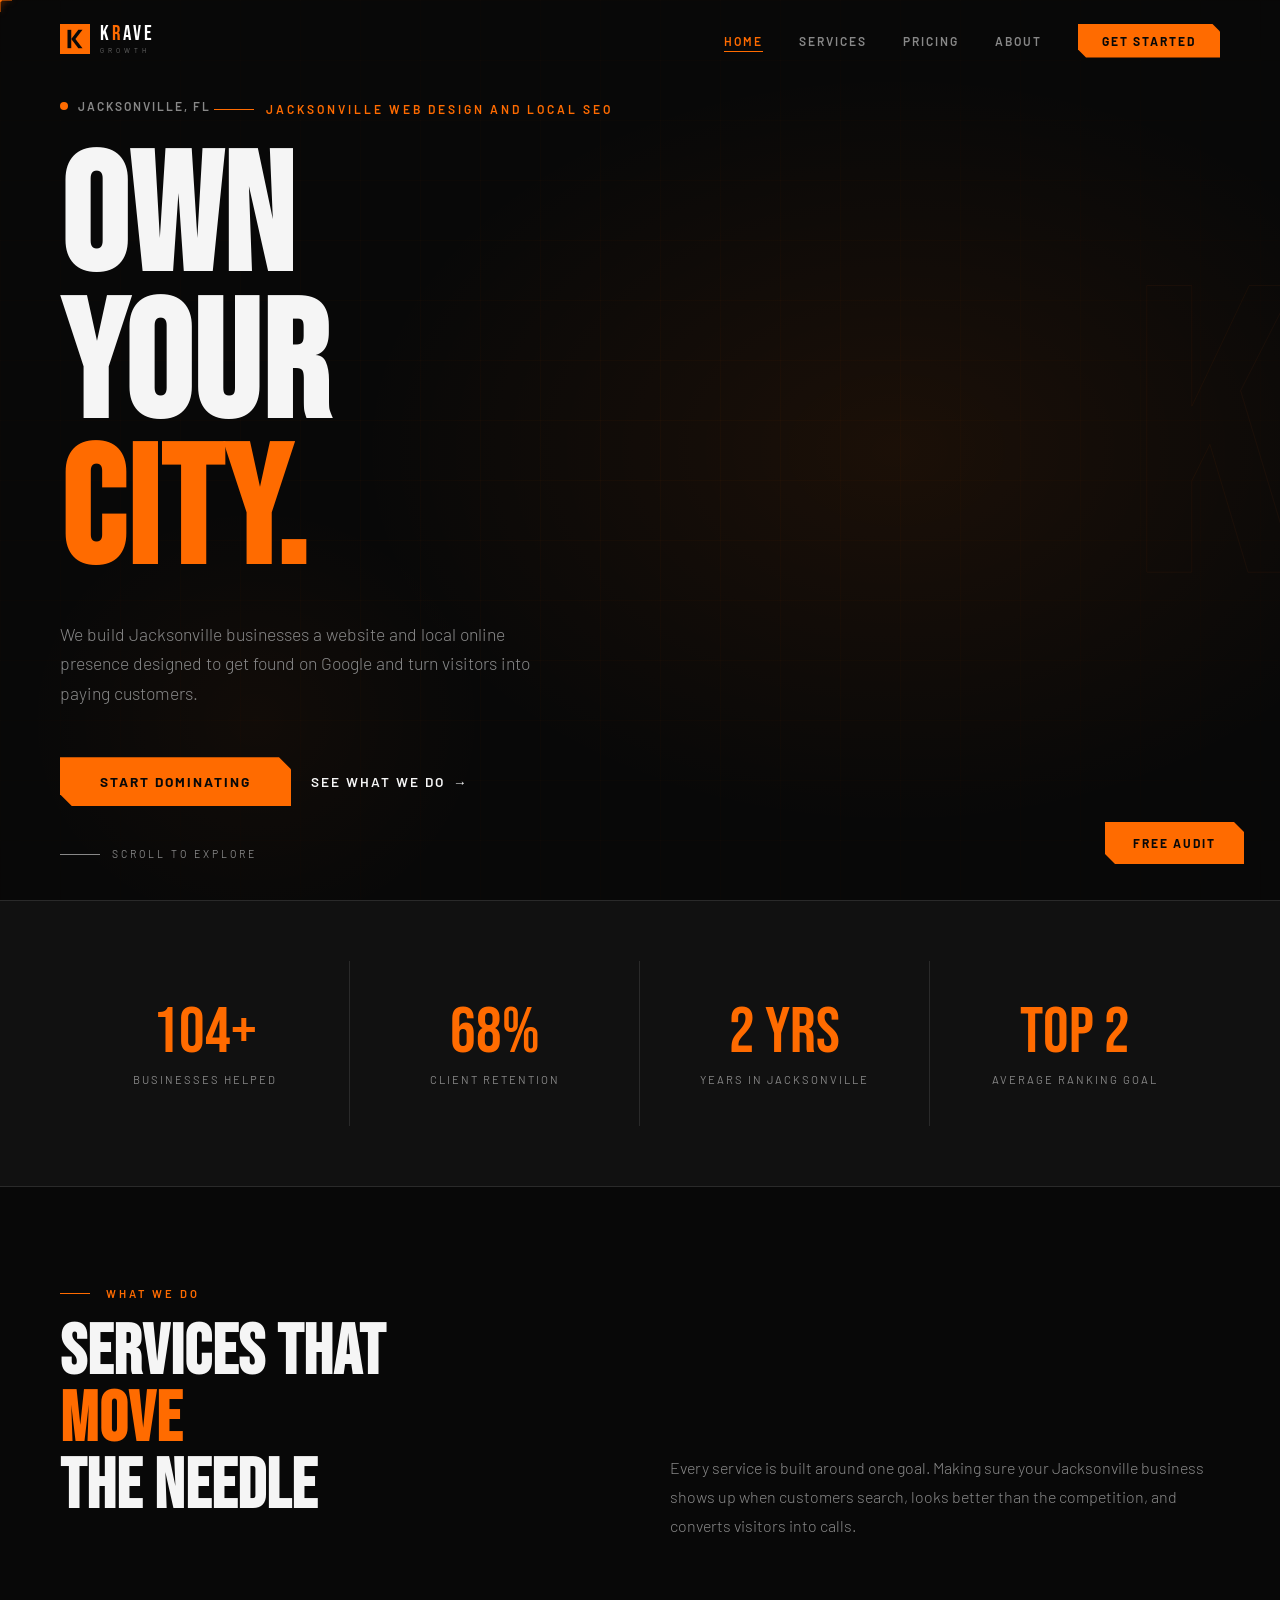
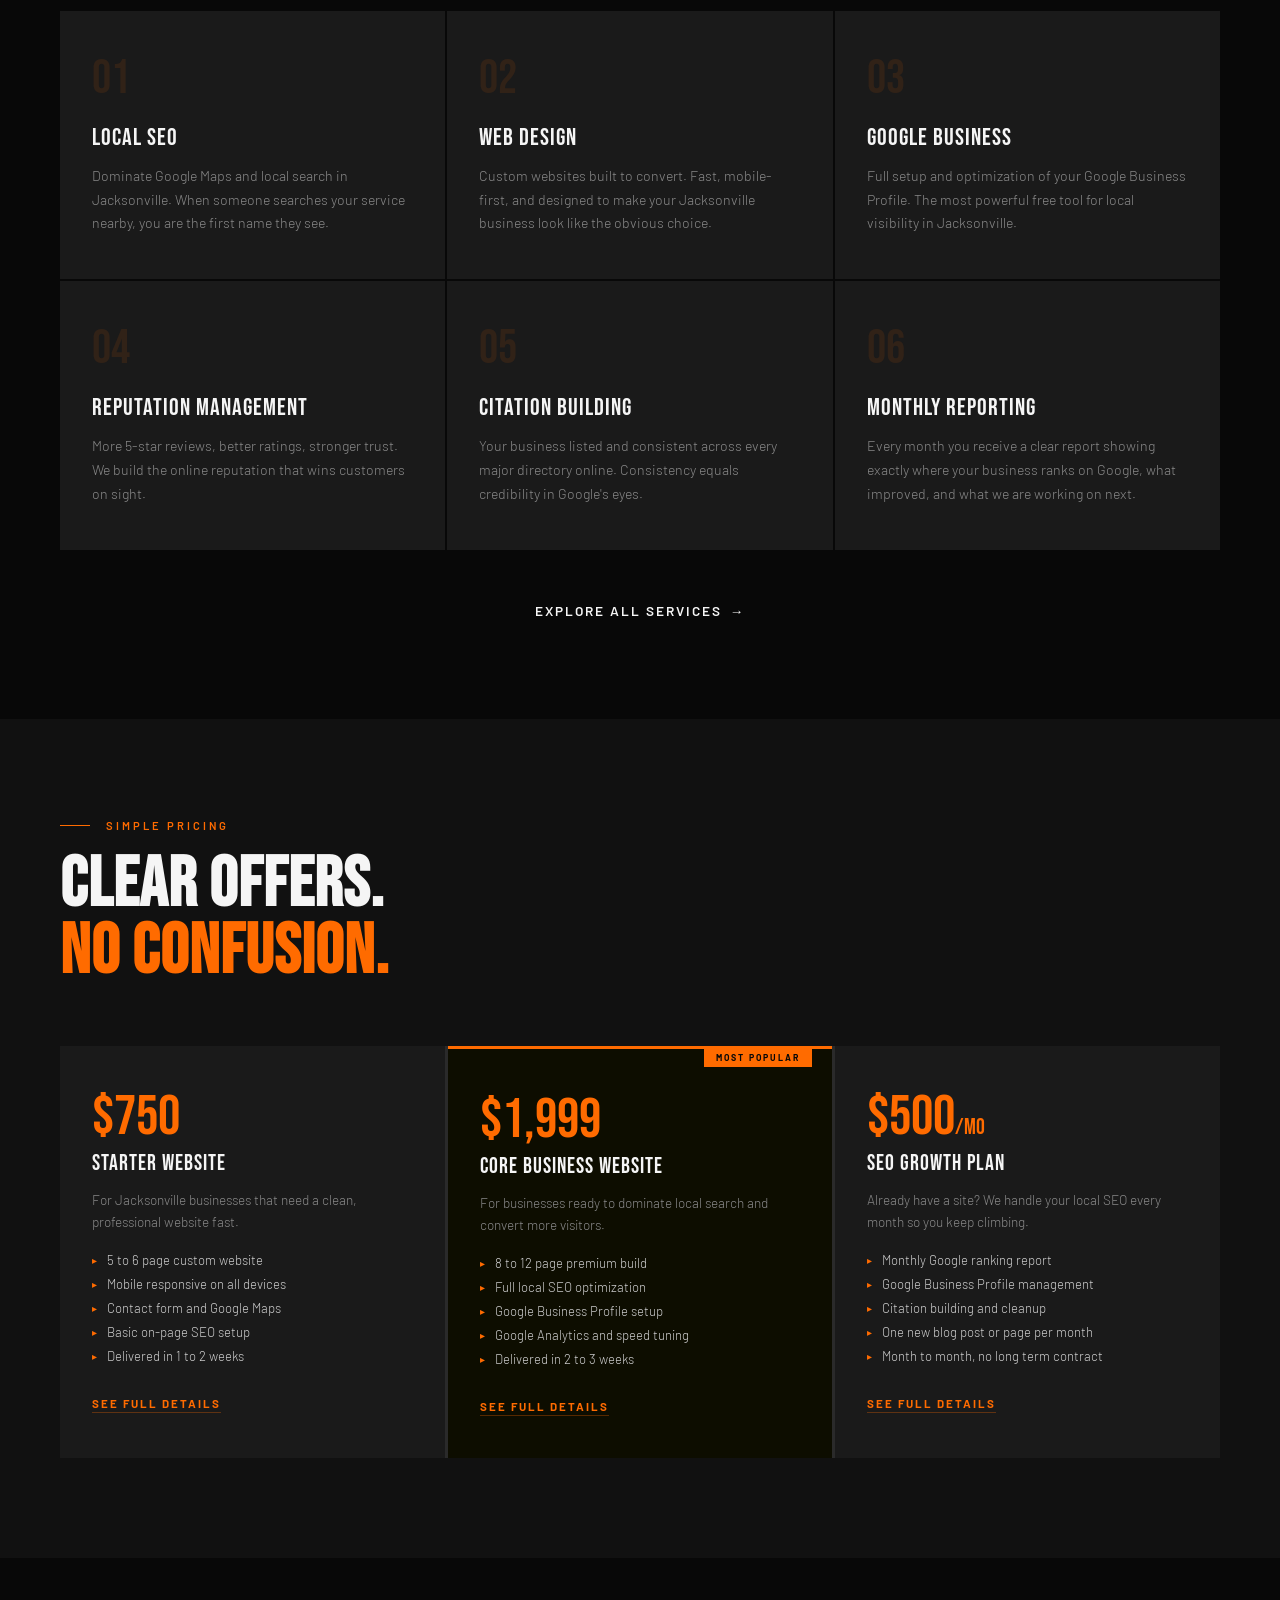
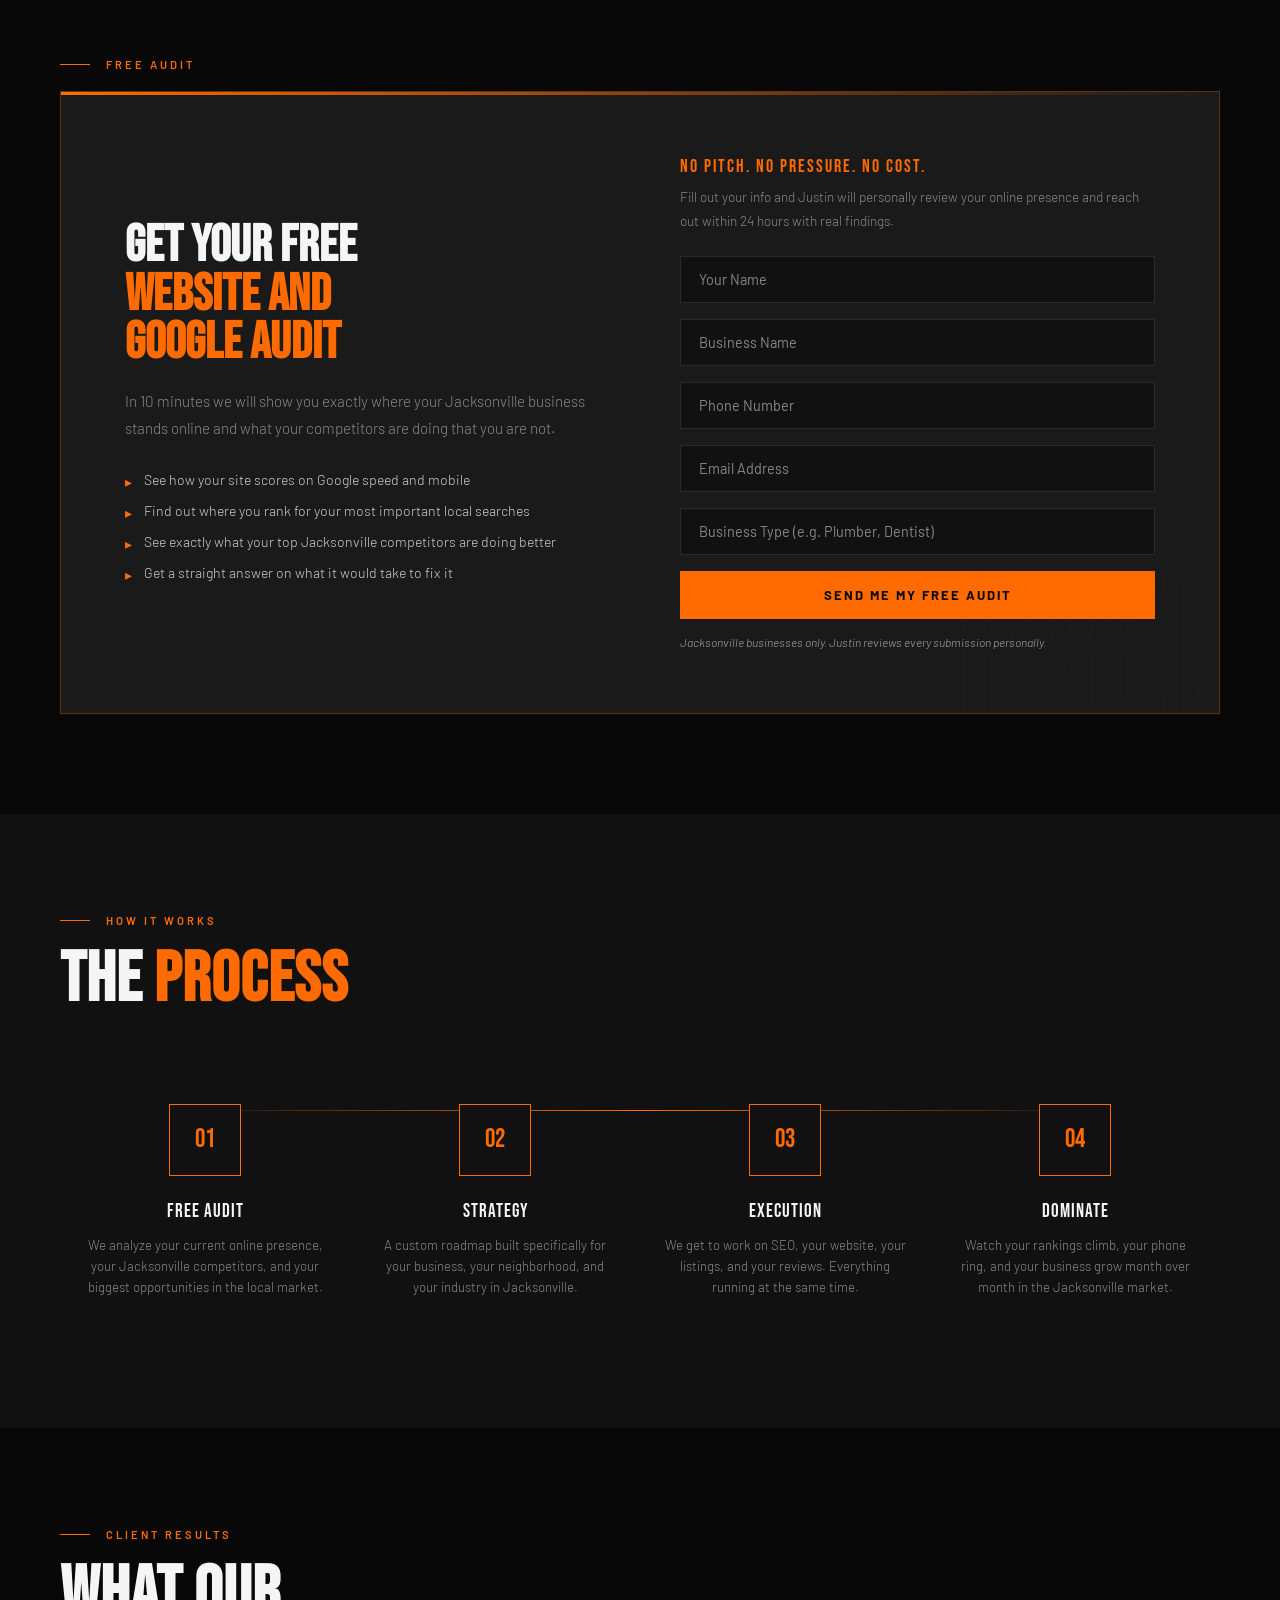
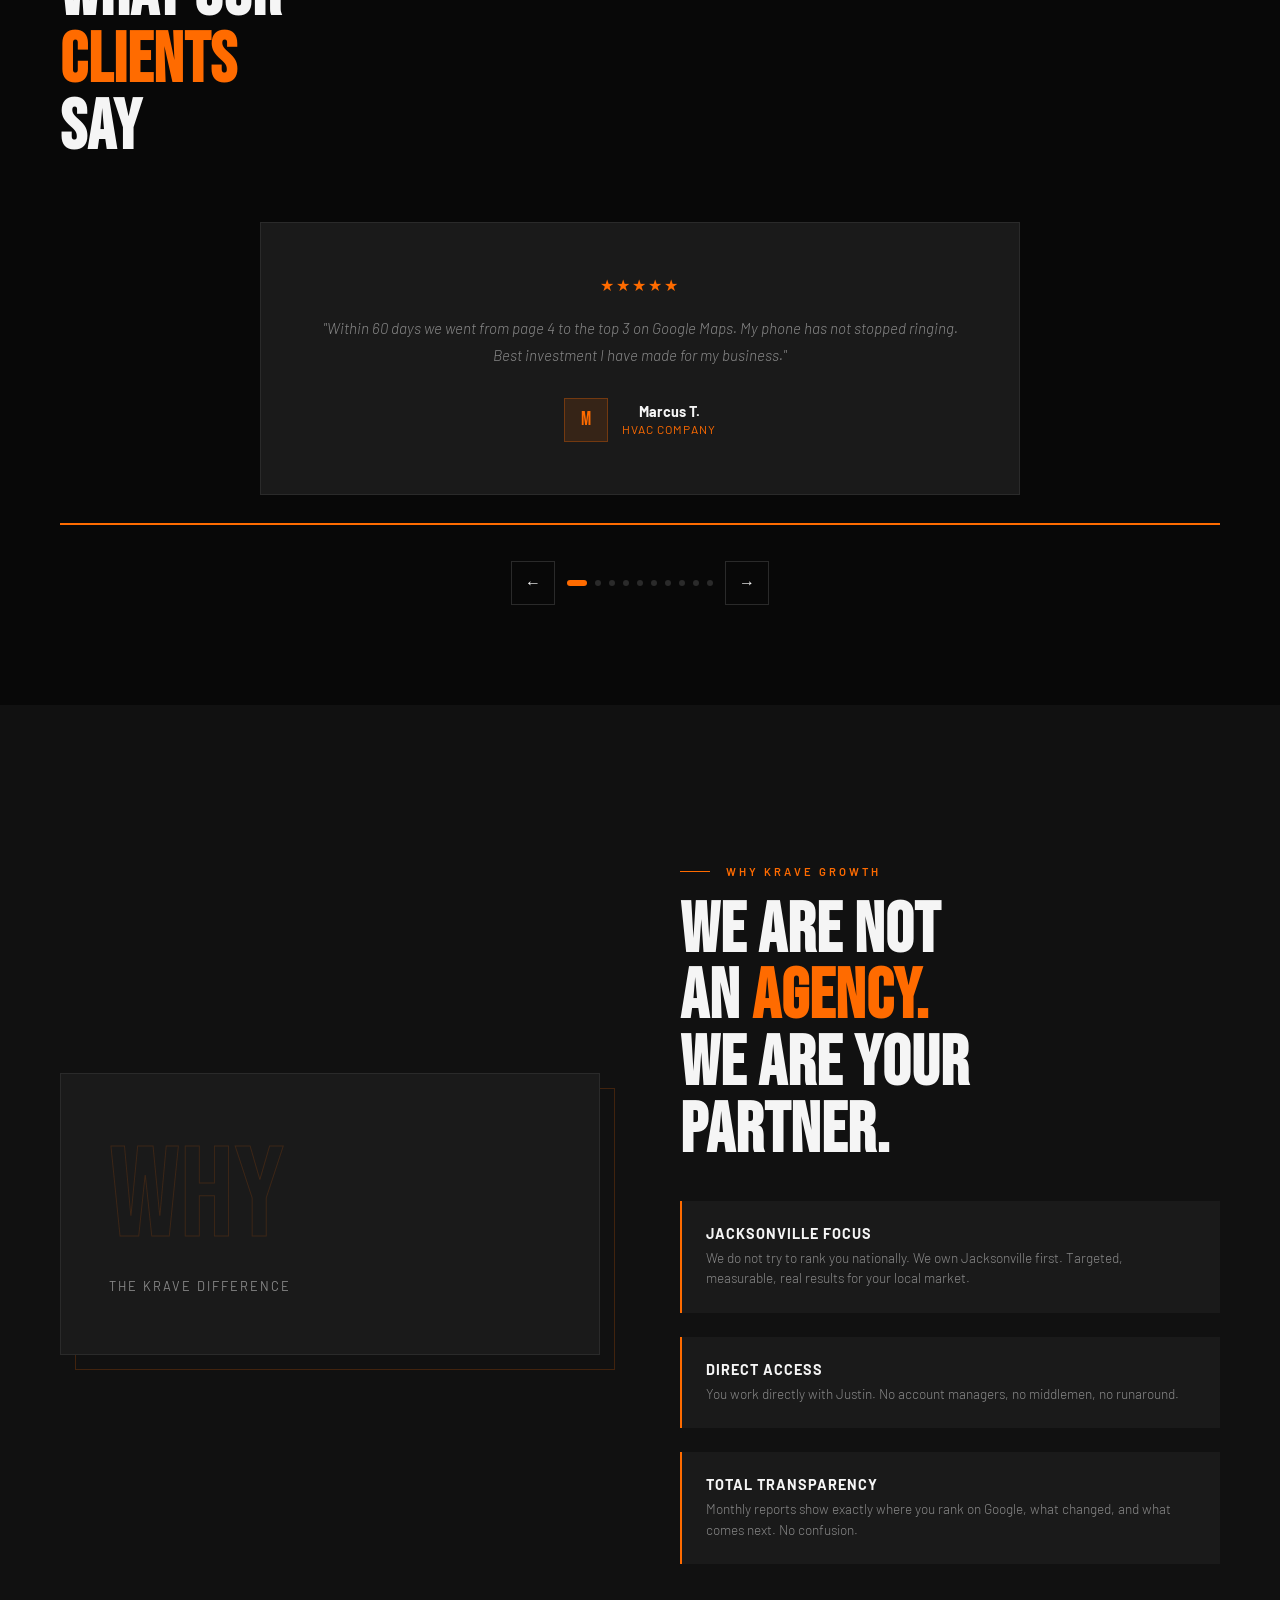
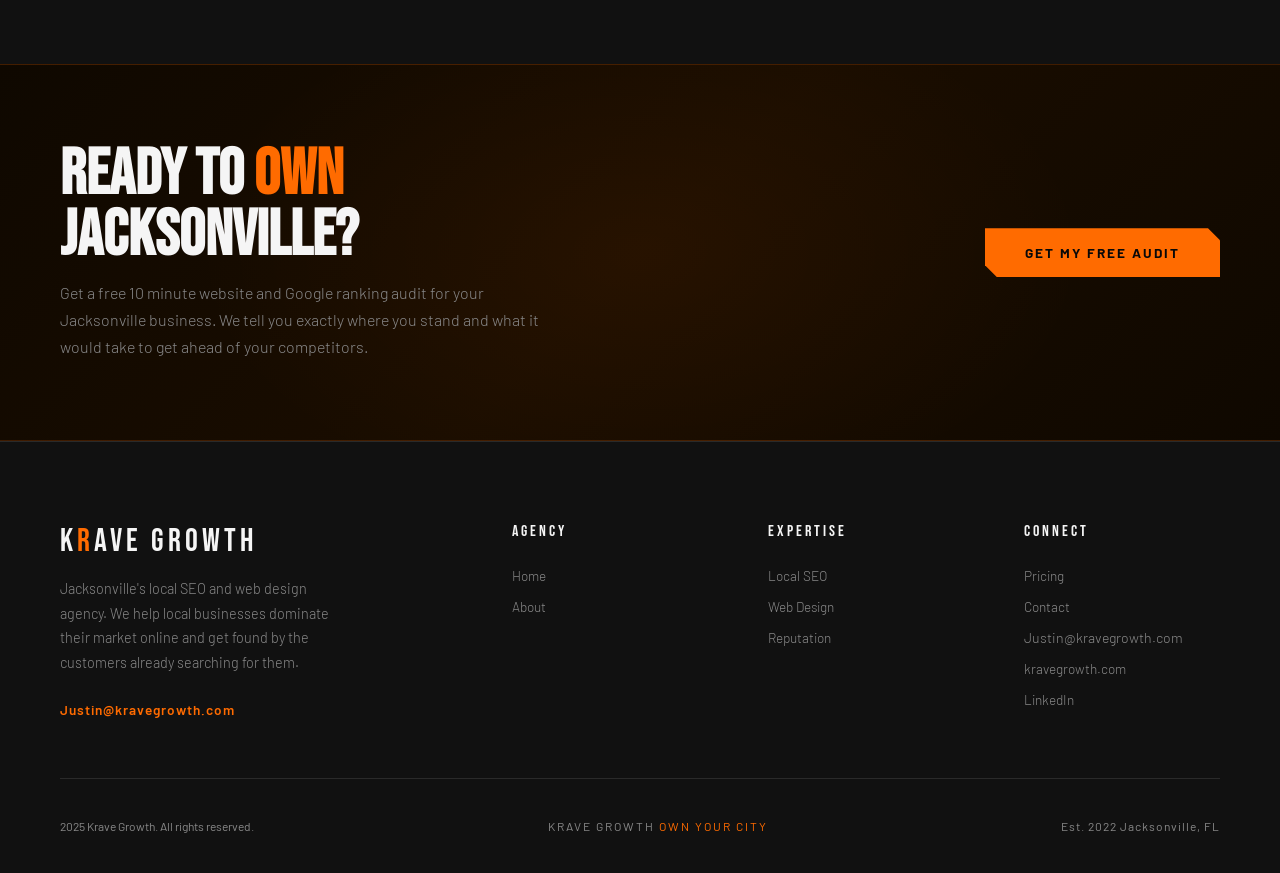
<file: index.html>
<!DOCTYPE html>
<html lang="en">
<head>
<meta charset="UTF-8">
<meta name="viewport" content="width=device-width, initial-scale=1.0">
<title>Krave Growth | Own Your City | Jacksonville, FL</title>
<meta name="description" content="Krave Growth helps Jacksonville local businesses dominate search results and build powerful websites. Local SEO and Web Design in Jacksonville, FL.">
<link rel="stylesheet" href="style.css">
<style>
#hero { min-height:100vh; display:flex; align-items:center; position:relative; overflow:hidden; padding:0 60px; }
.hero-bg { position:absolute; inset:0; background:radial-gradient(ellipse 60% 60% at 70% 50%,rgba(255,107,0,0.08) 0%,transparent 70%),radial-gradient(ellipse 30% 40% at 20% 80%,rgba(255,107,0,0.04) 0%,transparent 60%); }
.hero-grid { position:absolute; inset:0; background-image:linear-gradient(rgba(255,107,0,0.03) 1px,transparent 1px),linear-gradient(90deg,rgba(255,107,0,0.03) 1px,transparent 1px); background-size:60px 60px; mask-image:radial-gradient(ellipse 80% 80% at 50% 50%,black 0%,transparent 100%); }
.hero-ghost { position:absolute; right:-20px; top:50%; transform:translateY(-50%); font-family:'Bebas Neue',sans-serif; font-size:32vw; color:transparent; -webkit-text-stroke:1px rgba(255,107,0,0.05); line-height:1; pointer-events:none; user-select:none; }
.hero-content { position:relative; z-index:2; max-width:820px; }
.hero-eyebrow { display:inline-flex; align-items:center; gap:12px; margin-bottom:32px; opacity:0; animation:fadeUp .8s ease forwards .2s; }
.hero-eyebrow-line { width:40px; height:1px; background:var(--orange); }
.hero-eyebrow span { font-size:.75rem; letter-spacing:3px; text-transform:uppercase; color:var(--orange); font-weight:600; }
.hero-title { font-family:'Bebas Neue',sans-serif; font-size:clamp(5rem,13vw,12rem); line-height:.88; letter-spacing:2px; margin-bottom:32px; opacity:0; animation:fadeUp .8s ease forwards .4s; }
.hero-title .accent { color:var(--orange); }
.hero-sub { font-size:1.1rem; font-weight:300; color:var(--gray); line-height:1.7; max-width:480px; margin-bottom:48px; opacity:0; animation:fadeUp .8s ease forwards .6s; }
.hero-actions { display:flex; gap:20px; align-items:center; opacity:0; animation:fadeUp .8s ease forwards .8s; }
.hero-location { display:inline-flex; align-items:center; gap:10px; margin-bottom:20px; opacity:0; animation:fadeUp .8s ease forwards .3s; }
.hero-location-dot { width:8px; height:8px; background:var(--orange); border-radius:50%; }
.hero-location span { font-size:.75rem; letter-spacing:2px; text-transform:uppercase; color:var(--gray); font-weight:600; }
.hero-scroll { position:absolute; bottom:40px; left:60px; display:flex; align-items:center; gap:12px; opacity:0; animation:fadeUp .8s ease forwards 1.2s; }
.hero-scroll-line { width:40px; height:1px; background:var(--gray); }
.hero-scroll span { font-size:.65rem; letter-spacing:3px; text-transform:uppercase; color:var(--gray); }

#stats { background:var(--black-2); padding:60px; border-top:1px solid var(--gray-light); border-bottom:1px solid var(--gray-light); }
.stats-grid { display:grid; grid-template-columns:repeat(4,1fr); gap:0; }
.stat-item { padding:40px; text-align:center; border-right:1px solid var(--gray-light); }
.stat-item:last-child { border-right:none; }
.stat-num { font-family:'Bebas Neue',sans-serif; font-size:4rem; color:var(--orange); line-height:1; }
.stat-label { font-size:.7rem; letter-spacing:2px; text-transform:uppercase; color:var(--gray); margin-top:8px; }

#services-preview { background:var(--black); }
.services-header { display:grid; grid-template-columns:1fr 1fr; gap:60px; margin-bottom:70px; align-items:end; }
.services-intro { font-size:1rem; color:var(--gray); line-height:1.8; font-weight:300; }
.services-grid { display:grid; grid-template-columns:repeat(3,1fr); gap:2px; }
.service-card { background:var(--black-3); padding:44px 32px; position:relative; overflow:hidden; transition:all .4s; }
.service-card::before { content:''; position:absolute; bottom:0; left:0; right:0; height:2px; background:var(--orange); transform:scaleX(0); transform-origin:left; transition:transform .4s; }
.service-card:hover::before { transform:scaleX(1); }
.service-card:hover { background:#1e1e1e; transform:translateY(-4px); }
.service-num { font-family:'Bebas Neue',sans-serif; font-size:3rem; color:rgba(255,107,0,.1); margin-bottom:20px; line-height:1; transition:color .4s; }
.service-card:hover .service-num { color:rgba(255,107,0,.25); }
.service-name { font-family:'Bebas Neue',sans-serif; font-size:1.5rem; letter-spacing:1px; margin-bottom:12px; }
.service-desc { font-size:.88rem; color:var(--gray); line-height:1.7; font-weight:300; }
.services-more { margin-top:50px; text-align:center; }

#process { background:var(--black-2); }
.process-steps { display:grid; grid-template-columns:repeat(4,1fr); gap:0; margin-top:60px; position:relative; }
.process-steps::before { content:''; position:absolute; top:36px; left:10%; right:10%; height:1px; background:linear-gradient(90deg,transparent,var(--orange),transparent); }
.process-step { padding:30px 24px; text-align:center; position:relative; }
.process-circle { width:72px; height:72px; border:1px solid var(--orange); display:flex; align-items:center; justify-content:center; margin:0 auto 24px; position:relative; background:var(--black-2); transition:all .4s; }
.process-step:hover .process-circle { background:var(--orange-glow); }
.process-num { font-family:'Bebas Neue',sans-serif; font-size:1.6rem; color:var(--orange); }
.process-title { font-family:'Bebas Neue',sans-serif; font-size:1.2rem; letter-spacing:1px; margin-bottom:12px; }
.process-desc { font-size:.83rem; color:var(--gray); line-height:1.6; font-weight:300; }

#testimonials { background:var(--black); }
.carousel-wrap { position:relative; margin-top:60px; max-width:760px; margin-left:auto; margin-right:auto; }
.carousel-track { position:relative; min-height:220px; }
.carousel-slide { position:absolute; inset:0; opacity:0; transition:opacity .8s ease; pointer-events:none; }
.carousel-slide.active { opacity:1; pointer-events:auto; position:relative; }
.carousel-controls { display:flex; justify-content:center; gap:12px; margin-top:36px; align-items:center; }
.carousel-btn { width:44px; height:44px; border:1px solid var(--gray-light); background:transparent; color:var(--white); font-size:1rem; cursor:pointer; transition:all .3s; display:flex; align-items:center; justify-content:center; flex-shrink:0; }
.carousel-btn:hover { border-color:var(--orange); color:var(--orange); }
.carousel-dots { display:flex; gap:8px; flex-wrap:wrap; justify-content:center; }
.carousel-dot { width:6px; height:6px; background:var(--gray-light); border-radius:50%; cursor:pointer; transition:all .3s; }
.carousel-dot.active { background:var(--orange); width:20px; border-radius:3px; }
.testimonial-card { text-align:center; padding:52px 60px; }
.testimonial-author { justify-content:center; }
.carousel-progress { width:100%; height:2px; background:var(--gray-light); margin-top:28px; overflow:hidden; }
.carousel-progress-bar { height:100%; background:var(--orange); width:0%; transition:width 10s linear; }

#why { background:var(--black-2); }
.why-grid { display:grid; grid-template-columns:1fr 1fr; gap:80px; align-items:center; margin-top:60px; }
.why-box { background:var(--black-3); border:1px solid var(--gray-light); padding:60px 48px; position:relative; }
.why-box::after { content:''; position:absolute; bottom:-16px; right:-16px; width:100%; height:100%; border:1px solid rgba(255,107,0,0.2); z-index:-1; }
.why-big { font-family:'Bebas Neue',sans-serif; font-size:8rem; color:transparent; -webkit-text-stroke:1px rgba(255,107,0,0.15); line-height:1; margin-bottom:16px; }
.why-caption { font-size:.8rem; letter-spacing:2px; text-transform:uppercase; color:var(--gray); }
.why-points { display:flex; flex-direction:column; gap:24px; }
.why-point { display:flex; gap:20px; align-items:flex-start; padding:24px; background:var(--black-3); border-left:2px solid var(--orange); transition:all .4s; }
.why-point:hover { background:#1e1e1e; transform:translateX(6px); }
.why-point-title { font-weight:700; font-size:.9rem; letter-spacing:1px; text-transform:uppercase; margin-bottom:6px; }
.why-point-desc { font-size:.85rem; color:var(--gray); font-weight:300; line-height:1.5; }

@keyframes fadeUp { from{opacity:0;transform:translateY(30px)} to{opacity:1;transform:translateY(0)} }

@media(max-width:768px){
  #hero{padding:0 24px; min-height:100svh;}
  .hero-ghost{display:none;}
  .hero-scroll{display:none;}
  .hero-title{font-size:clamp(4.5rem,18vw,7rem);}
  .hero-sub{font-size:.95rem;}
  #stats{padding:32px 24px;}
  .stats-grid{grid-template-columns:repeat(2,1fr);}
  .stat-item{border-bottom:1px solid var(--gray-light); padding:24px 16px;}
  .stat-num{font-size:2.8rem;}
  .services-header{grid-template-columns:1fr; gap:24px; margin-bottom:40px;}
  .services-grid{grid-template-columns:1fr;}
  .service-card{padding:32px 24px;}
  .process-steps{grid-template-columns:1fr 1fr; gap:16px;}
  .process-steps::before{display:none;}
  .process-step{padding:20px 12px;}
  .process-circle{width:56px; height:56px;}
  .why-grid{grid-template-columns:1fr; gap:40px;}
  .why-box{padding:40px 28px;}
  .why-big{font-size:5rem;}
  .carousel-controls{margin-top:24px;}
  .testimonial-card{padding:36px 24px;}
  .carousel-wrap{max-width:100%;}
}

/* PACKAGES SNAPSHOT */
#packages-snap { background:var(--black-2); }
.snap-grid { display:grid; grid-template-columns:repeat(3,1fr); gap:3px; margin-top:60px; background:var(--gray-light); }
.snap-card { background:var(--black-3); padding:44px 32px; position:relative; transition:all .4s; }
.snap-card:hover { background:#1e1e1e; transform:translateY(-4px); }
.snap-card.snap-featured { background:#0d0d00; border-top:3px solid var(--orange); }
.snap-card.snap-featured::before { content:'MOST POPULAR'; position:absolute; top:-1px; right:20px; background:var(--orange); color:var(--black); font-size:.55rem; font-weight:700; letter-spacing:2px; padding:4px 12px; }
.snap-price { font-family:'Bebas Neue',sans-serif; font-size:3.5rem; color:var(--orange); line-height:1; margin-bottom:4px; }
.snap-name { font-family:'Bebas Neue',sans-serif; font-size:1.4rem; letter-spacing:1px; margin-bottom:12px; }
.snap-desc { font-size:.85rem; color:var(--gray); font-weight:300; line-height:1.6; margin-bottom:20px; }
.snap-features { list-style:none; display:flex; flex-direction:column; gap:8px; margin-bottom:28px; }
.snap-features li { font-size:.82rem; color:#ccc; display:flex; gap:10px; font-weight:300; }
.snap-features li::before { content:'▸'; color:var(--orange); font-size:.65rem; flex-shrink:0; margin-top:2px; }
.snap-link { font-size:.72rem; letter-spacing:2px; text-transform:uppercase; color:var(--orange); font-weight:700; text-decoration:none; border-bottom:1px solid rgba(255,107,0,0.3); padding-bottom:2px; transition:all .3s; }
.snap-link:hover { border-color:var(--orange); }

/* LEAD CAPTURE */
#lead-capture { background:var(--black); }
.audit-box { background:var(--black-3); border:1px solid rgba(255,107,0,0.3); padding:64px; display:grid; grid-template-columns:1fr 1fr; gap:80px; align-items:center; position:relative; overflow:hidden; }
.audit-box::before { content:''; position:absolute; top:0; left:0; right:0; height:3px; background:linear-gradient(90deg,var(--orange),transparent); }
.audit-ghost { position:absolute; right:-20px; bottom:-40px; font-family:'Bebas Neue',sans-serif; font-size:12rem; color:transparent; -webkit-text-stroke:1px rgba(255,107,0,0.04); line-height:1; pointer-events:none; }
.audit-title { font-family:'Bebas Neue',sans-serif; font-size:clamp(2.5rem,4vw,3.8rem); line-height:.95; margin-bottom:20px; }
.audit-title span { color:var(--orange); }
.audit-body { font-size:.95rem; color:var(--gray); font-weight:300; line-height:1.8; margin-bottom:28px; }
.audit-points { list-style:none; display:flex; flex-direction:column; gap:12px; }
.audit-points li { display:flex; gap:12px; align-items:flex-start; font-size:.88rem; color:#ccc; font-weight:300; }
.audit-points li::before { content:'▸'; color:var(--orange); flex-shrink:0; margin-top:2px; }
.audit-form { display:flex; flex-direction:column; gap:16px; }
.audit-input { background:var(--black-2); border:1px solid var(--gray-light); padding:14px 18px; font-family:'Barlow',sans-serif; font-size:.9rem; color:var(--white); transition:border-color .3s; outline:none; }
.audit-input:focus { border-color:var(--orange); }
.audit-input::placeholder { color:var(--gray); }
.audit-submit { background:var(--orange); color:var(--black); padding:16px; font-family:'Barlow',sans-serif; font-weight:700; font-size:.82rem; letter-spacing:2px; text-transform:uppercase; border:none; cursor:pointer; transition:all .3s; }
.audit-submit:hover { background:#ff8533; }
.audit-note { font-size:.75rem; color:var(--gray); font-style:italic; }

@media(max-width:768px){
  .snap-grid { grid-template-columns:1fr; }
  .audit-box { grid-template-columns:1fr; gap:40px; padding:36px 24px; }
  .audit-ghost { display:none; }
}
</style>
<link rel="icon" type="image/x-icon" href="favicon.ico">
<link rel="icon" type="image/png" sizes="192x192" href="favicon-192.png">
<link rel="apple-touch-icon" sizes="180x180" href="apple-touch-icon.png">
</head>
<body>



<div class="cursor" id="cursor"></div>
<div class="cursor-dot" id="cursorDot"></div>
<nav>
  <a href="index.html" class="nav-logo">
    <div class="nav-logo-mark">
      <svg viewBox="0 0 36 36" fill="none" xmlns="http://www.w3.org/2000/svg">
        <rect width="36" height="36" fill="#FF6B00"/>
        <rect x="9" y="7" width="4.5" height="22" fill="#080808"/>
        <polygon points="13.5,18 22,7 27,7 18.5,18" fill="#080808"/>
        <polygon points="13.5,18 22,29 27,29 18.5,18" fill="#080808"/>
      </svg>
    </div>
    <div class="nav-logo-words">
      <span class="nav-logo-top">K<span class="r">R</span>AVE</span>
      <span class="nav-logo-bot">GROWTH</span>
    </div>
  </a>
  <button class="nav-hamburger" id="hamburger" aria-label="Menu"><span class="bar bar1"></span><span class="bar bar2"></span><span class="bar bar3"></span></button>
  <ul class="nav-links">
    <li><a href="index.html">Home</a></li>
    <li><a href="services.html">Services</a></li>
    <li><a href="pricing.html">Pricing</a></li>
    <li><a href="about.html">About</a></li>
    <li><a href="contact.html" class="nav-cta">Get Started</a></li>
  </ul>
</nav>

<a href="index.html#lead-capture" class="float-cta">Free Audit</a>

<section id="hero">
  <div class="hero-bg"></div>
  <div class="hero-grid"></div>
  <div class="hero-ghost">K</div>
  <div class="hero-content">
    <div class="hero-location">
      <div class="hero-location-dot"></div>
      <span>Jacksonville, FL</span>
    </div>
    <div class="hero-eyebrow">
      <div class="hero-eyebrow-line"></div>
      <span>Jacksonville Web Design and Local SEO</span>
    </div>
    <h1 class="hero-title">
      OWN<br>
      YOUR<br>
      <span class="accent">CITY.</span>
    </h1>
    <p class="hero-sub">We build Jacksonville businesses a website and local online presence designed to get found on Google and turn visitors into paying customers.</p>
    <div class="hero-actions">
      <a href="contact.html" class="btn-primary">Start Dominating</a>
      <a href="services.html" class="btn-ghost">See What We Do</a>
    </div>
  </div>
  <div class="hero-scroll">
    <div class="hero-scroll-line"></div>
    <span>Scroll to explore</span>
  </div>
</section>

<div id="stats">
  <div class="stats-grid">
    <div class="stat-item reveal">
      <div class="stat-num"><span data-target="150" data-suffix="+">0</span></div>
      <div class="stat-label">Businesses Helped</div>
    </div>
    <div class="stat-item reveal">
      <div class="stat-num"><span data-target="98" data-suffix="%">0</span></div>
      <div class="stat-label">Client Retention</div>
    </div>
    <div class="stat-item reveal">
      <div class="stat-num"><span data-target="3" data-suffix=" yrs">0</span></div>
      <div class="stat-label">Years in Jacksonville</div>
    </div>
    <div class="stat-item reveal">
      <div class="stat-num">TOP <span data-target="3" data-suffix="">0</span></div>
      <div class="stat-label">Average Ranking Goal</div>
    </div>
  </div>
</div>

<section id="services-preview">
  <div class="services-header">
    <div>
      <div class="section-label reveal"><div class="section-label-line"></div><span>What We Do</span></div>
      <h2 class="section-title reveal">SERVICES THAT<br><span style="color:var(--orange)">MOVE</span><br>THE NEEDLE</h2>
    </div>
    <p class="services-intro reveal">Every service is built around one goal. Making sure your Jacksonville business shows up when customers search, looks better than the competition, and converts visitors into calls.</p>
  </div>
  <div class="services-grid reveal">
    <div class="service-card">
      <div class="service-num">01</div>
      <div class="service-name">Local SEO</div>
      <p class="service-desc">Dominate Google Maps and local search in Jacksonville. When someone searches your service nearby, you are the first name they see.</p>
    </div>
    <div class="service-card">
      <div class="service-num">02</div>
      <div class="service-name">Web Design</div>
      <p class="service-desc">Custom websites built to convert. Fast, mobile-first, and designed to make your Jacksonville business look like the obvious choice.</p>
    </div>
    <div class="service-card">
      <div class="service-num">03</div>
      <div class="service-name">Google Business</div>
      <p class="service-desc">Full setup and optimization of your Google Business Profile. The most powerful free tool for local visibility in Jacksonville.</p>
    </div>
    <div class="service-card">
      <div class="service-num">04</div>
      <div class="service-name">Reputation Management</div>
      <p class="service-desc">More 5-star reviews, better ratings, stronger trust. We build the online reputation that wins customers on sight.</p>
    </div>
    <div class="service-card">
      <div class="service-num">05</div>
      <div class="service-name">Citation Building</div>
      <p class="service-desc">Your business listed and consistent across every major directory online. Consistency equals credibility in Google's eyes.</p>
    </div>
    <div class="service-card">
      <div class="service-num">06</div>
      <div class="service-name">Monthly Reporting</div>
      <p class="service-desc">Every month you receive a clear report showing exactly where your business ranks on Google, what improved, and what we are working on next.</p>
    </div>
  </div>
  <div class="services-more reveal">
    <a href="services.html" class="btn-ghost">Explore All Services</a>
  </div>
</section>


<!-- PACKAGES SNAPSHOT -->
<section id="packages-snap">
  <div class="section-label reveal"><div class="section-label-line"></div><span>Simple Pricing</span></div>
  <h2 class="section-title reveal">CLEAR OFFERS.<br><span style="color:var(--orange)">NO CONFUSION.</span></h2>
  <div class="snap-grid reveal">
    <div class="snap-card">
      <div class="snap-price">$750</div>
      <div class="snap-name">Starter Website</div>
      <p class="snap-desc">For Jacksonville businesses that need a clean, professional website fast.</p>
      <ul class="snap-features">
        <li>5 to 6 page custom website</li>
        <li>Mobile responsive on all devices</li>
        <li>Contact form and Google Maps</li>
        <li>Basic on-page SEO setup</li>
        <li>Delivered in 1 to 2 weeks</li>
      </ul>
      <a href="pricing.html" class="snap-link">See full details</a>
    </div>
    <div class="snap-card snap-featured">
      <div class="snap-price">$1,999</div>
      <div class="snap-name">Core Business Website</div>
      <p class="snap-desc">For businesses ready to dominate local search and convert more visitors.</p>
      <ul class="snap-features">
        <li>8 to 12 page premium build</li>
        <li>Full local SEO optimization</li>
        <li>Google Business Profile setup</li>
        <li>Google Analytics and speed tuning</li>
        <li>Delivered in 2 to 3 weeks</li>
      </ul>
      <a href="pricing.html" class="snap-link">See full details</a>
    </div>
    <div class="snap-card">
      <div class="snap-price">$500<span style="font-size:1.4rem">/mo</span></div>
      <div class="snap-name">SEO Growth Plan</div>
      <p class="snap-desc">Already have a site? We handle your local SEO every month so you keep climbing.</p>
      <ul class="snap-features">
        <li>Monthly Google ranking report</li>
        <li>Google Business Profile management</li>
        <li>Citation building and cleanup</li>
        <li>One new blog post or page per month</li>
        <li>Month to month, no long term contract</li>
      </ul>
      <a href="pricing.html" class="snap-link">See full details</a>
    </div>
  </div>
</section>

<!-- FREE AUDIT LEAD CAPTURE -->
<section id="lead-capture">
  <div class="section-label reveal"><div class="section-label-line"></div><span>Free Audit</span></div>
  <div class="audit-box reveal">
    <div class="audit-ghost">FREE</div>
    <div>
      <h2 class="audit-title">GET YOUR FREE<br><span>WEBSITE AND<br>GOOGLE AUDIT</span></h2>
      <p class="audit-body">In 10 minutes we will show you exactly where your Jacksonville business stands online and what your competitors are doing that you are not.</p>
      <ul class="audit-points">
        <li>See how your site scores on Google speed and mobile</li>
        <li>Find out where you rank for your most important local searches</li>
        <li>See exactly what your top Jacksonville competitors are doing better</li>
        <li>Get a straight answer on what it would take to fix it</li>
      </ul>
    </div>
    <div>
      <div style="margin-bottom:24px;">
        <div style="font-family:'Bebas Neue',sans-serif;font-size:1.1rem;letter-spacing:2px;color:var(--orange);margin-bottom:8px;">No pitch. No pressure. No cost.</div>
        <div style="font-size:.85rem;color:var(--gray);font-weight:300;line-height:1.7;">Fill out your info and Justin will personally review your online presence and reach out within 24 hours with real findings.</div>
      </div>
      <form class="audit-form" id="auditForm" onsubmit="submitAudit(event)">
        <input class="audit-input" type="text" placeholder="Your Name" required>
        <input class="audit-input" type="text" placeholder="Business Name" required>
        <input class="audit-input" type="tel" placeholder="Phone Number" required>
        <input class="audit-input" type="email" placeholder="Email Address" required>
        <input class="audit-input" type="text" placeholder="Business Type (e.g. Plumber, Dentist)">
        <button class="audit-submit" type="submit">Send Me My Free Audit</button>
        <p class="audit-note">Jacksonville businesses only. Justin reviews every submission personally.</p>
      </form>
      <div id="auditSuccess" style="display:none;background:rgba(255,107,0,0.08);border:1px solid rgba(255,107,0,0.3);padding:28px;text-align:center;">
        <div style="font-family:'Bebas Neue',sans-serif;font-size:1.6rem;color:var(--orange);margin-bottom:8px;">YOU ARE ON THE LIST</div>
        <div style="font-size:.9rem;color:var(--gray);font-weight:300;line-height:1.7;">Justin will personally review your site and reach out within 24 hours. Check your email.</div>
      </div>
    </div>
  </div>
</section>

<section id="process">
  <div class="section-label reveal"><div class="section-label-line"></div><span>How It Works</span></div>
  <h2 class="section-title reveal">THE <span style="color:var(--orange)">PROCESS</span></h2>
  <div class="process-steps">
    <div class="process-step reveal">
      <div class="process-circle"><div class="process-num">01</div></div>
      <div class="process-title">Free Audit</div>
      <p class="process-desc">We analyze your current online presence, your Jacksonville competitors, and your biggest opportunities in the local market.</p>
    </div>
    <div class="process-step reveal">
      <div class="process-circle"><div class="process-num">02</div></div>
      <div class="process-title">Strategy</div>
      <p class="process-desc">A custom roadmap built specifically for your business, your neighborhood, and your industry in Jacksonville.</p>
    </div>
    <div class="process-step reveal">
      <div class="process-circle"><div class="process-num">03</div></div>
      <div class="process-title">Execution</div>
      <p class="process-desc">We get to work on SEO, your website, your listings, and your reviews. Everything running at the same time.</p>
    </div>
    <div class="process-step reveal">
      <div class="process-circle"><div class="process-num">04</div></div>
      <div class="process-title">Dominate</div>
      <p class="process-desc">Watch your rankings climb, your phone ring, and your business grow month over month in the Jacksonville market.</p>
    </div>
  </div>
</section>

<section id="testimonials">
  <div class="section-label reveal"><div class="section-label-line"></div><span>Client Results</span></div>
  <h2 class="section-title reveal">WHAT OUR<br><span style="color:var(--orange)">CLIENTS</span><br>SAY</h2>
  <div class="carousel-wrap reveal">
    <div class="carousel-track" id="carouselTrack">
      <div class="carousel-slide">
        <div class="testimonial-card">
          <div class="testimonial-stars">★★★★★</div>
          <p class="testimonial-text">"Within 60 days we went from page 4 to the top 3 on Google Maps. My phone has not stopped ringing. Best investment I have made for my business."</p>
          <div class="testimonial-author"><div class="testimonial-avatar">M</div><div><div class="testimonial-name">Marcus T.</div><div class="testimonial-biz">HVAC Company</div></div></div>
        </div>
      </div>
      <div class="carousel-slide">
        <div class="testimonial-card">
          <div class="testimonial-stars">★★★★★</div>
          <p class="testimonial-text">"Krave Growth built us a website that actually converts. We are getting 3 times the leads we were before. Justin knows exactly what he is doing."</p>
          <div class="testimonial-author"><div class="testimonial-avatar">S</div><div><div class="testimonial-name">Sandra R.</div><div class="testimonial-biz">Roofing Company</div></div></div>
        </div>
      </div>
      <div class="carousel-slide">
        <div class="testimonial-card">
          <div class="testimonial-stars">★★★★★</div>
          <p class="testimonial-text">"I was invisible online. Now when anyone in Jacksonville searches for landscaping, I show up first. The results speak for themselves."</p>
          <div class="testimonial-author"><div class="testimonial-avatar">D</div><div><div class="testimonial-name">David K.</div><div class="testimonial-biz">Landscaping Business</div></div></div>
        </div>
      </div>
      <div class="carousel-slide">
        <div class="testimonial-card">
          <div class="testimonial-stars">★★★★★</div>
          <p class="testimonial-text">"Justin is the real deal. He does not overpromise and he delivers exactly what he says he will. In 90 days my business went from nowhere on Google to top 3."</p>
          <div class="testimonial-author"><div class="testimonial-avatar">R</div><div><div class="testimonial-name">Ray M.</div><div class="testimonial-biz">Auto Repair Shop</div></div></div>
        </div>
      </div>
      <div class="carousel-slide">
        <div class="testimonial-card">
          <div class="testimonial-stars">★★★★★</div>
          <p class="testimonial-text">"Most agencies talk in circles. Justin talks in results. He told me exactly what he would do, did it, and showed me the numbers. Simple as that."</p>
          <div class="testimonial-author"><div class="testimonial-avatar">L</div><div><div class="testimonial-name">Lisa P.</div><div class="testimonial-biz">Hair Salon Owner</div></div></div>
        </div>
      </div>
      <div class="carousel-slide">
        <div class="testimonial-card">
          <div class="testimonial-stars">★★★★★</div>
          <p class="testimonial-text">"The new website alone tripled our online inquiries. When you add the SEO on top of it we are fully booked two weeks out for the first time ever."</p>
          <div class="testimonial-author"><div class="testimonial-avatar">T</div><div><div class="testimonial-name">Tony G.</div><div class="testimonial-biz">Plumbing Company</div></div></div>
        </div>
      </div>
      <div class="carousel-slide">
        <div class="testimonial-card">
          <div class="testimonial-stars">★★★★★</div>
          <p class="testimonial-text">"We had no online presence whatsoever. Krave built us a site and got us ranking in under 60 days. Our Jacksonville customers can finally find us."</p>
          <div class="testimonial-author"><div class="testimonial-avatar">A</div><div><div class="testimonial-name">Andre W.</div><div class="testimonial-biz">Electrical Contractor</div></div></div>
        </div>
      </div>
      <div class="carousel-slide">
        <div class="testimonial-card">
          <div class="testimonial-stars">★★★★★</div>
          <p class="testimonial-text">"I called three agencies before Krave. All of them talked over my head. Justin explained everything in plain terms and delivered every single thing he promised."</p>
          <div class="testimonial-author"><div class="testimonial-avatar">P</div><div><div class="testimonial-name">Patricia M.</div><div class="testimonial-biz">Cleaning Service</div></div></div>
        </div>
      </div>
      <div class="carousel-slide">
        <div class="testimonial-card">
          <div class="testimonial-stars">★★★★★</div>
          <p class="testimonial-text">"My restaurant went from barely any online reviews to over 80 five-star reviews in four months. The difference in foot traffic has been unreal."</p>
          <div class="testimonial-author"><div class="testimonial-avatar">C</div><div><div class="testimonial-name">Carlos V.</div><div class="testimonial-biz">Restaurant Owner</div></div></div>
        </div>
      </div>
      <div class="carousel-slide">
        <div class="testimonial-card">
          <div class="testimonial-stars">★★★★★</div>
          <p class="testimonial-text">"Krave Growth is the first agency that actually felt like a partner. Justin checks in regularly, the reports are clear, and the results are real."</p>
          <div class="testimonial-author"><div class="testimonial-avatar">B</div><div><div class="testimonial-name">Brenda H.</div><div class="testimonial-biz">Dental Practice</div></div></div>
        </div>
      </div>
    </div>
  </div>
  <div class="carousel-progress"><div class="carousel-progress-bar" id="progressBar"></div></div>
  <div class="carousel-controls">
    <button class="carousel-btn" id="prevBtn">&#8592;</button>
    <div class="carousel-dots" id="carouselDots"></div>
    <button class="carousel-btn" id="nextBtn">&#8594;</button>
  </div>
</section>

<section id="why">
  <div class="why-grid">
    <div class="why-visual reveal-left">
      <div class="why-box">
        <div class="why-big">WHY</div>
        <div class="why-caption">The Krave Difference</div>
      </div>
    </div>
    <div class="reveal-right">
      <div class="section-label"><div class="section-label-line"></div><span>Why Krave Growth</span></div>
      <h2 class="section-title" style="margin-bottom:36px;">WE ARE NOT<br>AN <span style="color:var(--orange)">AGENCY.</span><br>WE ARE YOUR<br>PARTNER.</h2>
      <div class="why-points">
        <div class="why-point">
          <div><div class="why-point-title">Jacksonville Focus</div><div class="why-point-desc">We do not try to rank you nationally. We own Jacksonville first. Targeted, measurable, real results for your local market.</div></div>
        </div>
        <div class="why-point">
          <div><div class="why-point-title">Direct Access</div><div class="why-point-desc">You work directly with Justin. No account managers, no middlemen, no runaround.</div></div>
        </div>
        <div class="why-point">
          <div><div class="why-point-title">Total Transparency</div><div class="why-point-desc">Monthly reports show exactly where you rank on Google, what changed, and what comes next. No confusion.</div></div>
        </div>
      </div>
    </div>
  </div>
</section>

<div class="cta-band reveal">
  <div class="cta-band-text">
    <h2 class="cta-band-title">READY TO <span>OWN</span><br>JACKSONVILLE?</h2>
    <p class="cta-band-sub">Get a free 10 minute website and Google ranking audit for your Jacksonville business. We tell you exactly where you stand and what it would take to get ahead of your competitors.</p>
  </div>
  <div class="cta-band-action">
    <a href="contact.html" class="btn-primary">Get My Free Audit</a>
  </div>
</div>

<footer>
  <div class="footer-top">
    <div>
      <div class="footer-brand-logo">K<span>R</span>AVE GROWTH</div>
      <p class="footer-brand-desc">Jacksonville's local SEO and web design agency. We help local businesses dominate their market online and get found by the customers already searching for them.</p>
      <span class="footer-brand-email">Justin&#64;kravegrowth.com</span>
    </div>
    <div>
      <div class="footer-col-title">Agency</div>
      <ul class="footer-col-links">
        <li><a href="index.html">Home</a></li>
        <li><a href="about.html">About</a></li>
      </ul>
    </div>
    <div>
      <div class="footer-col-title">Expertise</div>
      <ul class="footer-col-links">
        <li><a href="services.html">Local SEO</a></li>
        <li><a href="services.html">Web Design</a></li>
        <li><a href="services.html">Reputation</a></li>
      </ul>
    </div>
    <div>
      <div class="footer-col-title">Connect</div>
      <ul class="footer-col-links">
        <li><a href="pricing.html">Pricing</a></li>
        <li><a href="contact.html">Contact</a></li>
        <li><span style="color:rgba(255,255,255,.5);font-size:.88rem;font-weight:300;">Justin&#64;kravegrowth.com</span></li>
        <li><a href="https://kravegrowth.com">kravegrowth.com</a></li>
        <li><a href="#">LinkedIn</a></li>
      </ul>
    </div>
  </div>
  <div class="footer-bottom">
    <div class="footer-copy">2025 Krave Growth. All rights reserved.</div>
    <div class="footer-tagline">Krave Growth <span>Own Your City</span></div>
    <div class="footer-est">Est. 2022 Jacksonville, FL</div>
  </div>
</footer>

<div class="nav-mobile-menu" id="mobileMenu">
  <a href="index.html" onclick="closeMobile()">Home</a>
  <a href="services.html" onclick="closeMobile()">Services</a>
  <a href="pricing.html" onclick="closeMobile()">Pricing</a>
  <a href="about.html" onclick="closeMobile()">About</a>
  <a href="contact.html" class="mobile-cta" onclick="closeMobile()">Get Started</a>
</div>
<script src="main.js"></script>
<script>
// TESTIMONIAL CAROUSEL — single card fade, 10s interval
const track = document.getElementById('carouselTrack');
const slides = Array.from(track.querySelectorAll('.carousel-slide'));
const dotsContainer = document.getElementById('carouselDots');
const progressBar = document.getElementById('progressBar');
let current = 0;
let autoTimer;
let progressTimer;

// Set first slide active
slides[0].classList.add('active');

// Build dots
slides.forEach((_, i) => {
  const dot = document.createElement('div');
  dot.className = 'carousel-dot' + (i === 0 ? ' active' : '');
  dot.addEventListener('click', () => { goTo(i); resetAuto(); });
  dotsContainer.appendChild(dot);
});

function goTo(index) {
  slides[current].classList.remove('active');
  dotsContainer.querySelectorAll('.carousel-dot').forEach((d,i) => d.classList.toggle('active', i === index));
  current = (index + slides.length) % slides.length;
  slides[current].classList.add('active');
  resetProgress();
}

function resetProgress() {
  progressBar.style.transition = 'none';
  progressBar.style.width = '0%';
  requestAnimationFrame(() => {
    requestAnimationFrame(() => {
      progressBar.style.transition = 'width 10s linear';
      progressBar.style.width = '100%';
    });
  });
}

function resetAuto() {
  clearInterval(autoTimer);
  autoTimer = setInterval(() => goTo(current + 1), 10000);
}

document.getElementById('prevBtn').addEventListener('click', () => { goTo(current - 1); resetAuto(); });
document.getElementById('nextBtn').addEventListener('click', () => { goTo(current + 1); resetAuto(); });

resetAuto();
resetProgress();
</script>
</body>
</html>
</file>
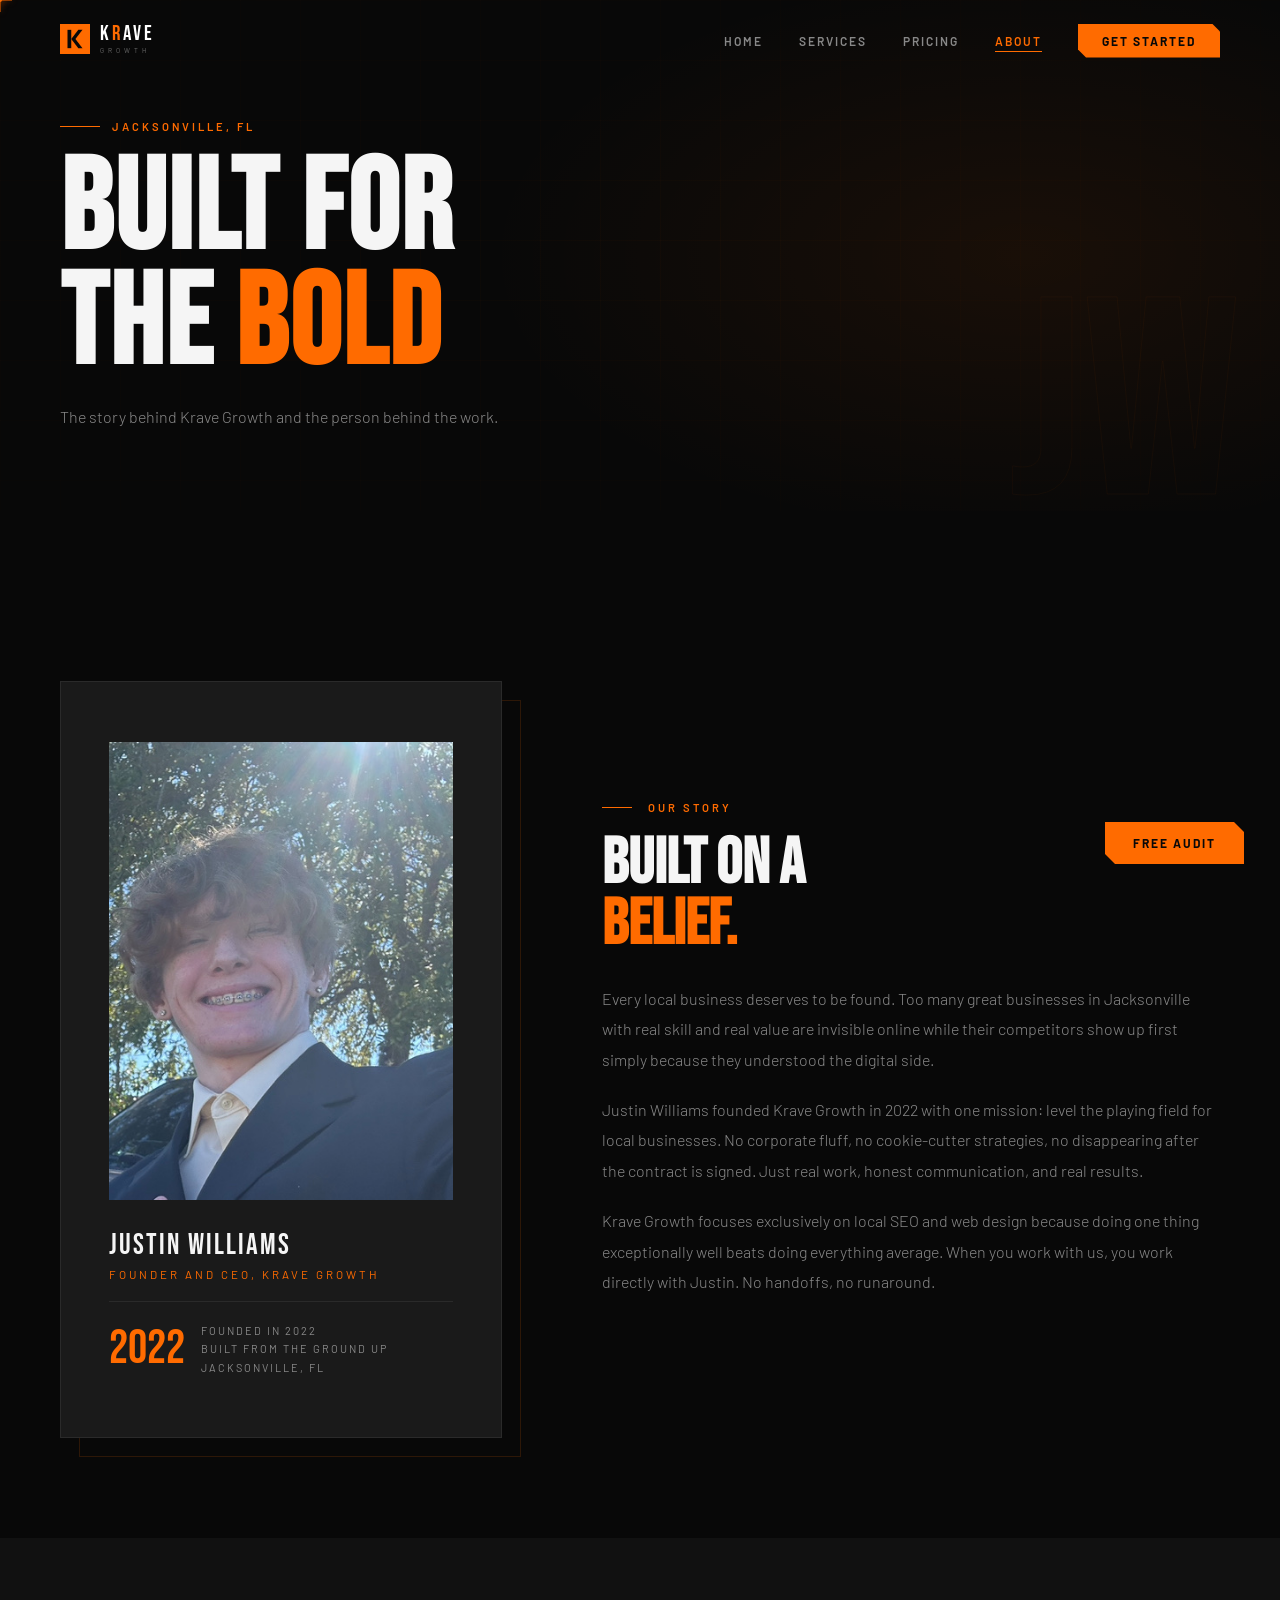
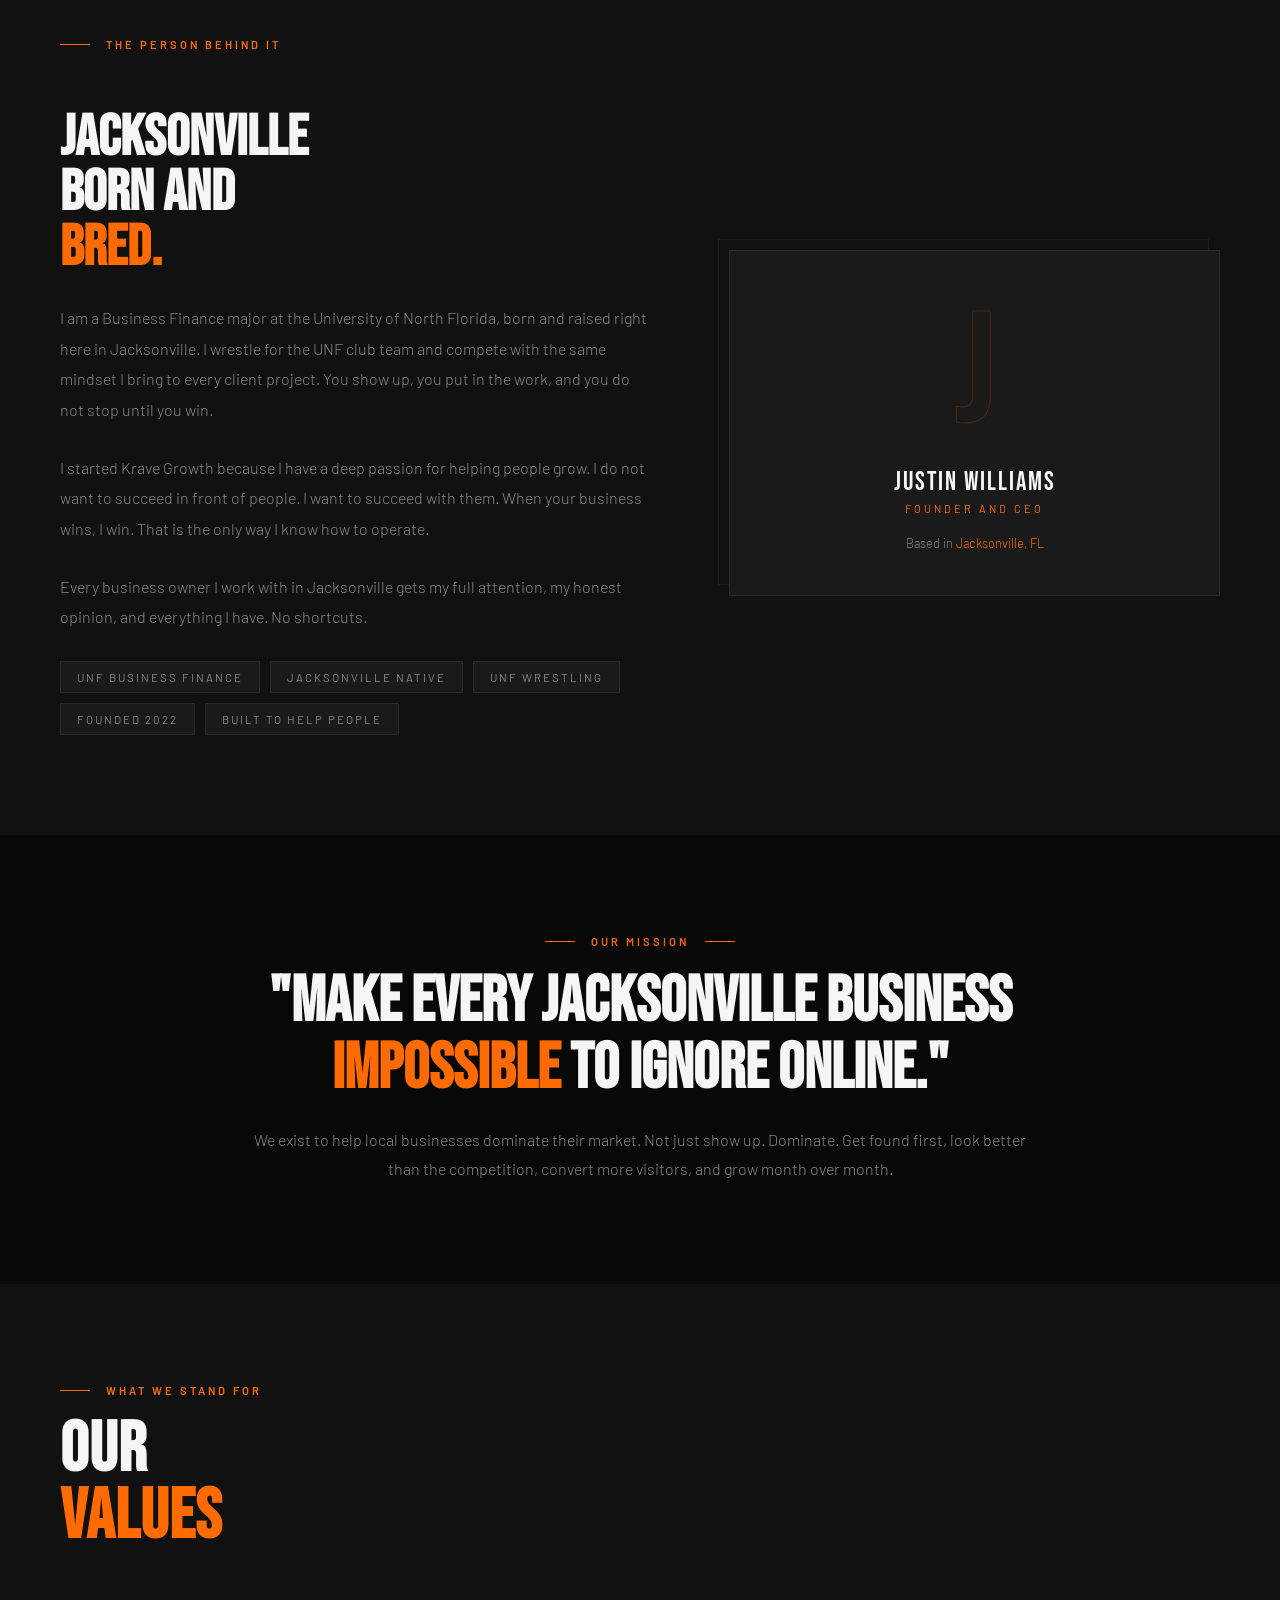
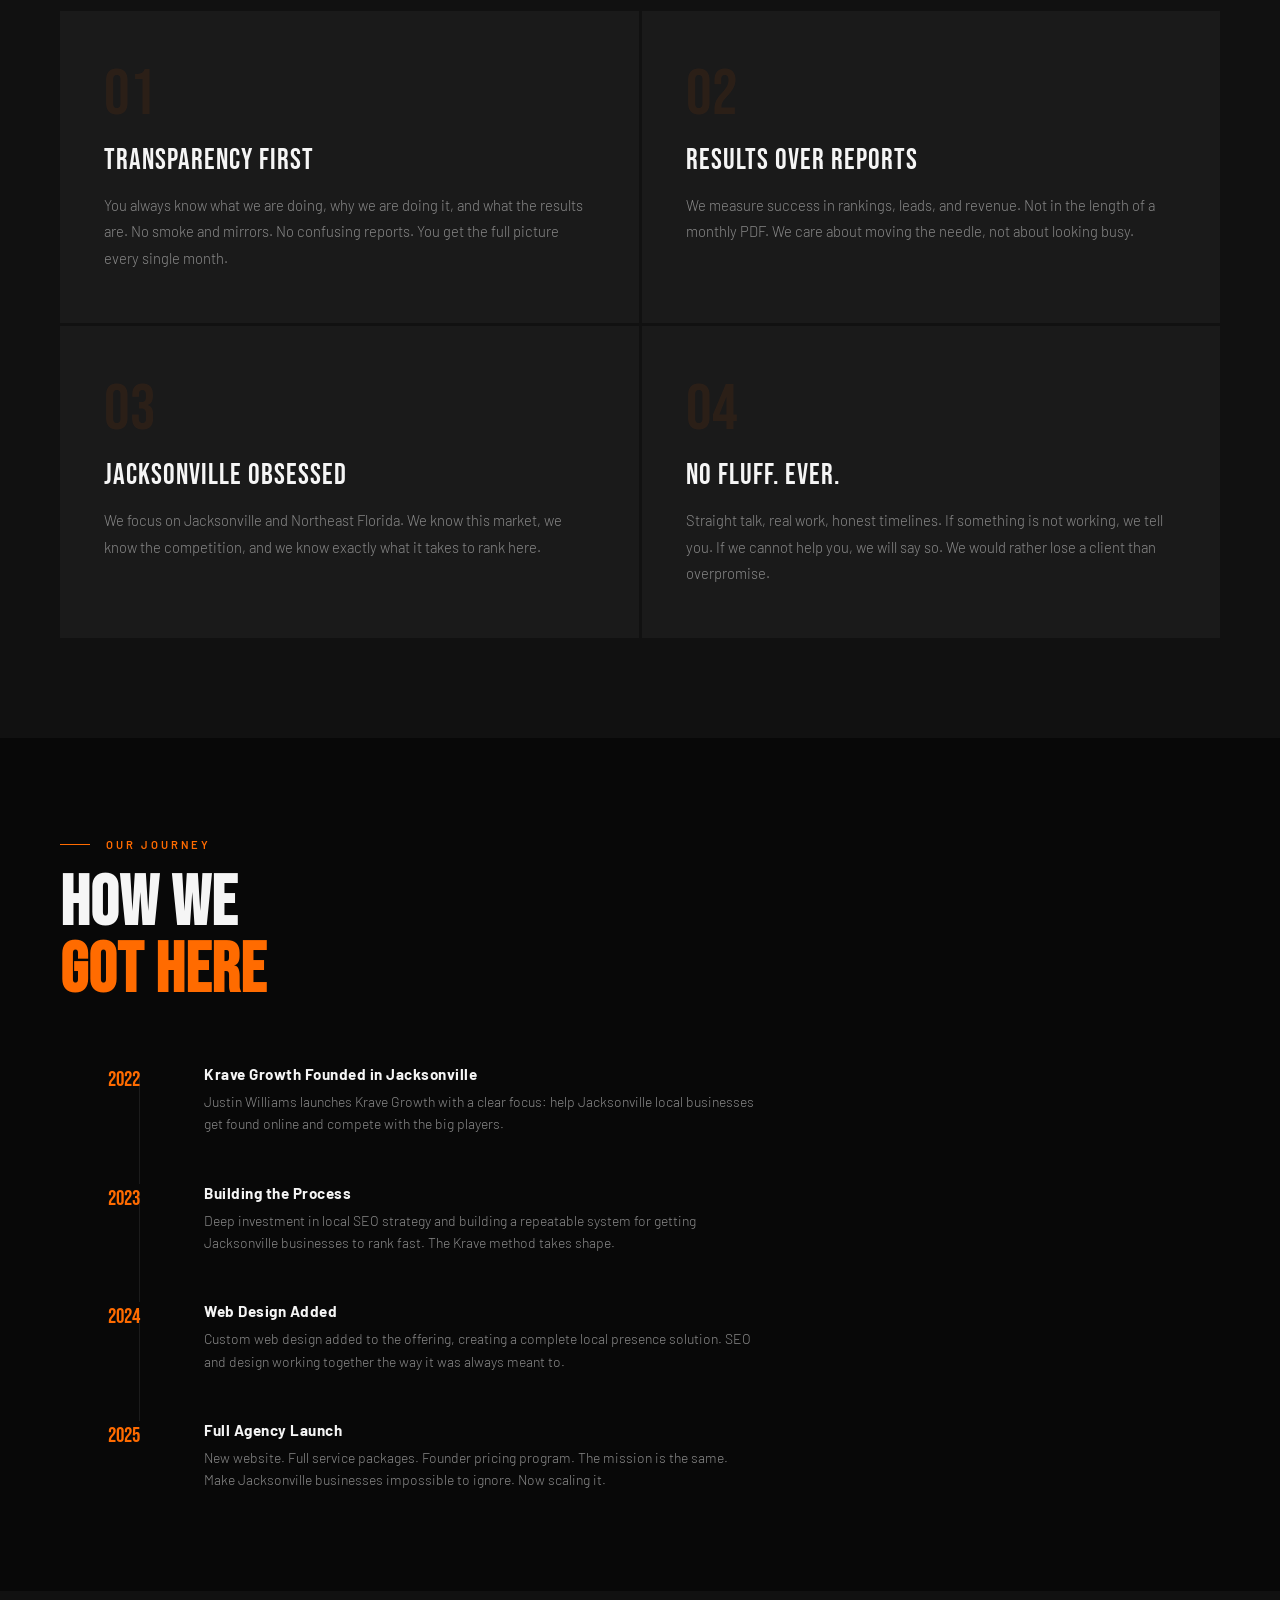
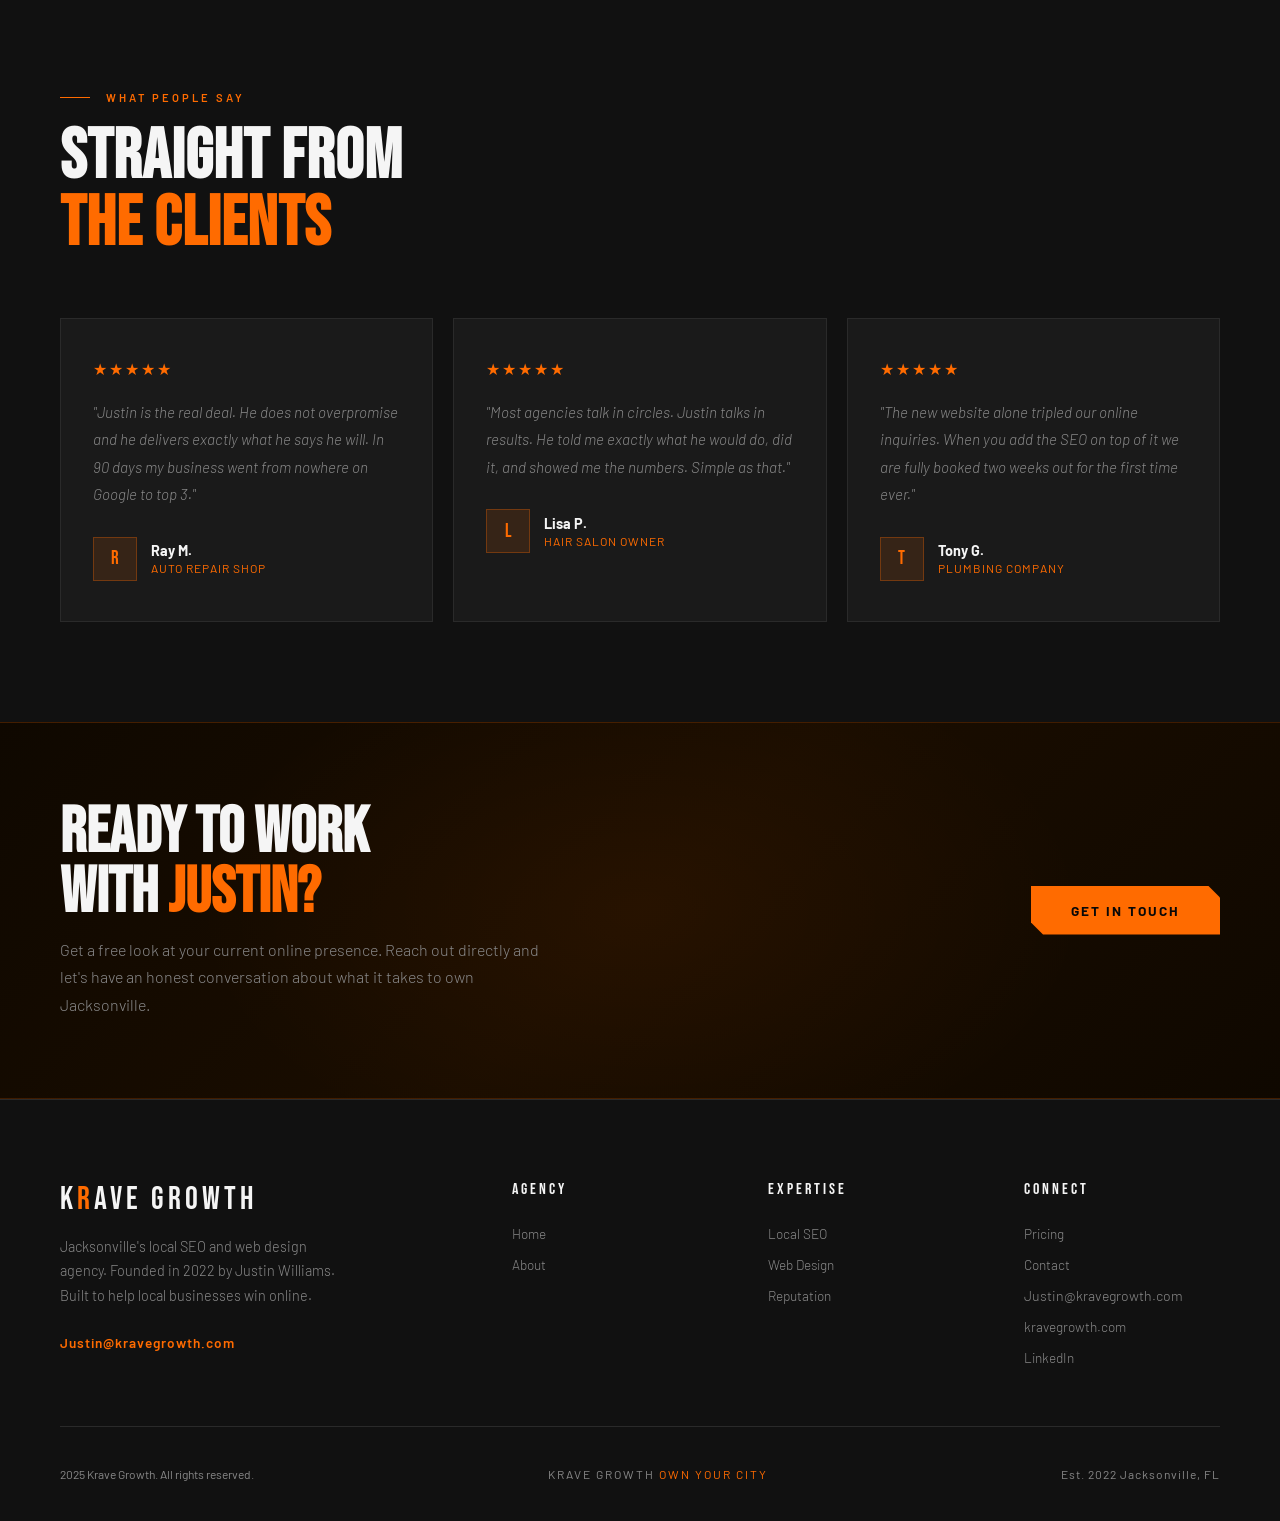
<file: about.html>
<!DOCTYPE html>
<html lang="en">
<head>
<meta charset="UTF-8">
<meta name="viewport" content="width=device-width, initial-scale=1.0">
<title>About | Krave Growth | Jacksonville, FL</title>
<link rel="stylesheet" href="/style.css">
<style>
.about-story { background:var(--black); }
.story-grid { display:grid; grid-template-columns:1fr 1.4fr; gap:100px; align-items:center; margin-top:70px; }
.story-visual { position:relative; }
.story-box { background:var(--black-3); border:1px solid var(--gray-light); padding:60px 48px; position:relative; }
.story-box::after { content:''; position:absolute; bottom:-20px; right:-20px; width:100%; height:100%; border:1px solid rgba(255,107,0,0.15); z-index:-1; }
.story-photo-placeholder { width:100%; aspect-ratio:3/4; background:var(--black-2); border:1px dashed rgba(255,107,0,0.2); display:flex; flex-direction:column; align-items:center; justify-content:center; gap:12px; margin-bottom:28px; }
.story-photo-text { font-size:.65rem; letter-spacing:2px; text-transform:uppercase; color:var(--gray); text-align:center; }
.story-monogram { font-family:'Bebas Neue',sans-serif; font-size:5rem; color:transparent; -webkit-text-stroke:1px rgba(255,107,0,0.2); line-height:1; }
.story-name { font-family:'Bebas Neue',sans-serif; font-size:1.8rem; letter-spacing:2px; margin-bottom:4px; }
.story-title { font-size:.72rem; letter-spacing:3px; text-transform:uppercase; color:var(--orange); margin-bottom:20px; }
.story-founded { padding-top:20px; border-top:1px solid var(--gray-light); display:flex; align-items:center; gap:16px; }
.story-founded-year { font-family:'Bebas Neue',sans-serif; font-size:3rem; color:var(--orange); line-height:1; }
.story-founded-label { font-size:.68rem; letter-spacing:2px; text-transform:uppercase; color:var(--gray); line-height:1.7; }

.story-content h2 { font-family:'Bebas Neue',sans-serif; font-size:clamp(3rem,5vw,4.5rem); line-height:.95; margin-bottom:28px; }
.story-content h2 span { color:var(--orange); }
.story-body { font-size:1rem; color:var(--gray); line-height:1.9; font-weight:300; margin-bottom:20px; }

/* JUSTIN SECTION */
.justin-section { background:var(--black-2); }
.justin-grid { display:grid; grid-template-columns:1.2fr 1fr; gap:80px; align-items:center; margin-top:60px; }
.justin-content h2 { font-family:'Bebas Neue',sans-serif; font-size:clamp(2.5rem,4.5vw,4rem); line-height:.95; margin-bottom:28px; }
.justin-content h2 span { color:var(--orange); }
.justin-body { font-size:1rem; color:var(--gray); line-height:1.9; font-weight:300; margin-bottom:28px; }
.justin-tags { display:flex; flex-wrap:wrap; gap:10px; }
.justin-tag { background:var(--black-3); border:1px solid var(--gray-light); padding:8px 16px; font-size:.72rem; letter-spacing:2px; text-transform:uppercase; color:var(--gray); transition:all .3s; }
.justin-tag:hover { border-color:var(--orange); color:var(--orange); }
.justin-visual { position:relative; }
.justin-box { background:var(--black-3); border:1px solid var(--gray-light); padding:44px; text-align:center; position:relative; }
.justin-box::after { content:''; position:absolute; top:-12px; left:-12px; width:100%; height:100%; border:1px solid rgba(255,107,0,0.1); z-index:-1; }
.justin-initial { font-family:'Bebas Neue',sans-serif; font-size:10rem; color:transparent; -webkit-text-stroke:1px rgba(255,107,0,0.2); line-height:1; margin-bottom:12px; }
.justin-box-name { font-family:'Bebas Neue',sans-serif; font-size:1.6rem; letter-spacing:2px; margin-bottom:4px; }
.justin-box-role { font-size:.68rem; letter-spacing:3px; text-transform:uppercase; color:var(--orange); margin-bottom:20px; }
.justin-box-location { font-size:.8rem; color:var(--gray); font-weight:300; }
.justin-box-location span { color:var(--orange); }

.mission { background:var(--black); }
.mission-inner { max-width:800px; margin:0 auto; text-align:center; }
.mission-quote { font-family:'Bebas Neue',sans-serif; font-size:clamp(2.5rem,5vw,4.5rem); line-height:1.05; color:var(--white); margin-bottom:24px; }
.mission-quote span { color:var(--orange); }
.mission-sub { font-size:1rem; color:var(--gray); line-height:1.8; font-weight:300; }

.values-section { background:var(--black-2); }
.values-grid { display:grid; grid-template-columns:repeat(2,1fr); gap:3px; margin-top:60px; }
.value-card { background:var(--black-3); padding:52px 44px; position:relative; overflow:hidden; transition:all .4s; }
.value-card::before { content:''; position:absolute; left:0; top:0; bottom:0; width:3px; background:var(--orange); transform:scaleY(0); transform-origin:top; transition:transform .4s; }
.value-card:hover::before { transform:scaleY(1); }
.value-card:hover { background:#1e1e1e; }
.value-num { font-family:'Bebas Neue',sans-serif; font-size:4rem; color:rgba(255,107,0,.08); margin-bottom:16px; line-height:1; transition:color .4s; }
.value-card:hover .value-num { color:rgba(255,107,0,.2); }
.value-title { font-family:'Bebas Neue',sans-serif; font-size:1.8rem; letter-spacing:1px; margin-bottom:14px; }
.value-desc { font-size:.92rem; color:var(--gray); line-height:1.8; font-weight:300; }

.milestones { background:var(--black); }
.timeline { display:flex; flex-direction:column; gap:0; margin-top:60px; max-width:700px; }
.timeline-item { display:grid; grid-template-columns:80px 1fr; gap:40px; position:relative; padding-bottom:48px; }
.timeline-item:last-child { padding-bottom:0; }
.timeline-item::before { content:''; position:absolute; left:79px; top:8px; bottom:0; width:1px; background:rgba(255,255,255,.08); }
.timeline-item:last-child::before { display:none; }
.timeline-year { font-family:'Bebas Neue',sans-serif; font-size:1.3rem; color:var(--orange); padding-top:2px; text-align:right; }
.timeline-content { padding-left:24px; }
.timeline-content h4 { font-weight:700; font-size:.95rem; margin-bottom:8px; letter-spacing:.5px; }
.timeline-content p { font-size:.87rem; color:var(--gray); font-weight:300; line-height:1.6; }

.testimonials-about { background:var(--black-2); }

@media(max-width:768px){
  .story-grid,.justin-grid{grid-template-columns:1fr; gap:40px;}
  .values-grid{grid-template-columns:1fr;}
  .timeline-item{grid-template-columns:70px 1fr; gap:16px;}
  .story-box{padding:32px 24px;}
  .story-monogram{font-size:5rem;}
  .story-founded-year{font-size:2.2rem;}
  .justin-box{padding:32px 24px;}
  .justin-initial{font-size:7rem;}
  .value-card{padding:36px 28px;}
  .mission-quote{font-size:clamp(2rem,8vw,3.5rem);}
  .testimonials-grid{grid-template-columns:1fr;}
}
</style>
<link rel="icon" type="image/x-icon" href="favicon.ico">
<link rel="icon" type="image/png" sizes="192x192" href="favicon-192.png">
<link rel="apple-touch-icon" sizes="180x180" href="apple-touch-icon.png">
</head>
<body>



<div class="cursor" id="cursor"></div>
<div class="cursor-dot" id="cursorDot"></div>
<nav>
  <a href="index.html" class="nav-logo">
    <div class="nav-logo-mark">
      <svg viewBox="0 0 36 36" fill="none" xmlns="http://www.w3.org/2000/svg">
        <rect width="36" height="36" fill="#FF6B00"/>
        <rect x="9" y="7" width="4.5" height="22" fill="#080808"/>
        <polygon points="13.5,18 22,7 27,7 18.5,18" fill="#080808"/>
        <polygon points="13.5,18 22,29 27,29 18.5,18" fill="#080808"/>
      </svg>
    </div>
    <div class="nav-logo-words">
      <span class="nav-logo-top">K<span class="r">R</span>AVE</span>
      <span class="nav-logo-bot">GROWTH</span>
    </div>
  </a>
  <button class="nav-hamburger" id="hamburger" aria-label="Menu"><span class="bar bar1"></span><span class="bar bar2"></span><span class="bar bar3"></span></button>
  <ul class="nav-links">
    <li><a href="index.html">Home</a></li>
    <li><a href="services.html">Services</a></li>
    <li><a href="pricing.html">Pricing</a></li>
    <li><a href="about.html">About</a></li>
    <li><a href="contact.html" class="nav-cta">Get Started</a></li>
  </ul>
</nav>
<a href="contact.html" class="float-cta">Free Audit</a>

<div class="page-hero">
  <div class="page-hero-bg"></div>
  <div class="page-hero-grid"></div>
  <div class="page-hero-ghost">JW</div>
  <div class="page-hero-content">
    <div class="page-eyebrow"><div class="page-eyebrow-line"></div><span>Jacksonville, FL</span></div>
    <h1 class="page-title">BUILT FOR<br>THE <span class="accent">BOLD</span></h1>
    <p class="page-sub">The story behind Krave Growth and the person behind the work.</p>
  </div>
</div>

<!-- STORY -->
<section class="about-story">
  <div class="story-grid">
    <div class="story-visual reveal-left">
      <div class="story-box">
        <img src="[data-uri]" alt="Justin Williams, Founder of Krave Growth" style="width:100%;aspect-ratio:3/4;object-fit:cover;object-position:center top;display:block;margin-bottom:28px;">
        <div class="story-name">Justin Williams</div>
        <div class="story-title">Founder and CEO, Krave Growth</div>
        <div class="story-founded">
          <div class="story-founded-year">2022</div>
          <div class="story-founded-label">Founded in 2022<br>Built from the ground up<br>Jacksonville, FL</div>
        </div>
      </div>
    </div>
    <div class="story-content reveal-right">
      <div class="section-label"><div class="section-label-line"></div><span>Our Story</span></div>
      <h2>BUILT ON A<br><span>BELIEF.</span></h2>
      <p class="story-body">Every local business deserves to be found. Too many great businesses in Jacksonville with real skill and real value are invisible online while their competitors show up first simply because they understood the digital side.</p>
      <p class="story-body">Justin Williams founded Krave Growth in 2022 with one mission: level the playing field for local businesses. No corporate fluff, no cookie-cutter strategies, no disappearing after the contract is signed. Just real work, honest communication, and real results.</p>
      <p class="story-body">Krave Growth focuses exclusively on local SEO and web design because doing one thing exceptionally well beats doing everything average. When you work with us, you work directly with Justin. No handoffs, no runaround.</p>
    </div>
  </div>
</section>

<!-- JUSTIN SECTION -->
<section class="justin-section">
  <div class="section-label reveal"><div class="section-label-line"></div><span>The Person Behind It</span></div>
  <div class="justin-grid">
    <div class="justin-content reveal-left">
      <h2>JACKSONVILLE<br>BORN AND<br><span>BRED.</span></h2>
      <p class="justin-body">I am a Business Finance major at the University of North Florida, born and raised right here in Jacksonville. I wrestle for the UNF club team and compete with the same mindset I bring to every client project. You show up, you put in the work, and you do not stop until you win.</p>
      <p class="justin-body">I started Krave Growth because I have a deep passion for helping people grow. I do not want to succeed in front of people. I want to succeed with them. When your business wins, I win. That is the only way I know how to operate.</p>
      <p class="justin-body">Every business owner I work with in Jacksonville gets my full attention, my honest opinion, and everything I have. No shortcuts.</p>
      <div class="justin-tags">
        <div class="justin-tag">UNF Business Finance</div>
        <div class="justin-tag">Jacksonville Native</div>
        <div class="justin-tag">UNF Wrestling</div>
        <div class="justin-tag">Founded 2022</div>
        <div class="justin-tag">Built to Help People</div>
      </div>
    </div>
    <div class="justin-visual reveal-right">
      <div class="justin-box">
        <div class="justin-initial">J</div>
        <div class="justin-box-name">Justin Williams</div>
        <div class="justin-box-role">Founder and CEO</div>
        <div class="justin-box-location">Based in <span>Jacksonville, FL</span></div>
      </div>
    </div>
  </div>
</section>

<!-- MISSION -->
<section class="mission">
  <div class="mission-inner reveal">
    <div class="section-label" style="justify-content:center;"><div class="section-label-line"></div><span>Our Mission</span><div class="section-label-line"></div></div>
    <h2 class="mission-quote">"MAKE EVERY JACKSONVILLE BUSINESS <span>IMPOSSIBLE</span> TO IGNORE ONLINE."</h2>
    <p class="mission-sub">We exist to help local businesses dominate their market. Not just show up. Dominate. Get found first, look better than the competition, convert more visitors, and grow month over month.</p>
  </div>
</section>

<!-- VALUES -->
<section class="values-section">
  <div class="section-label reveal"><div class="section-label-line"></div><span>What We Stand For</span></div>
  <h2 class="section-title reveal">OUR<br><span style="color:var(--orange)">VALUES</span></h2>
  <div class="values-grid reveal">
    <div class="value-card">
      <div class="value-num">01</div>
      <div class="value-title">Transparency First</div>
      <p class="value-desc">You always know what we are doing, why we are doing it, and what the results are. No smoke and mirrors. No confusing reports. You get the full picture every single month.</p>
    </div>
    <div class="value-card">
      <div class="value-num">02</div>
      <div class="value-title">Results Over Reports</div>
      <p class="value-desc">We measure success in rankings, leads, and revenue. Not in the length of a monthly PDF. We care about moving the needle, not about looking busy.</p>
    </div>
    <div class="value-card">
      <div class="value-num">03</div>
      <div class="value-title">Jacksonville Obsessed</div>
      <p class="value-desc">We focus on Jacksonville and Northeast Florida. We know this market, we know the competition, and we know exactly what it takes to rank here.</p>
    </div>
    <div class="value-card">
      <div class="value-num">04</div>
      <div class="value-title">No Fluff. Ever.</div>
      <p class="value-desc">Straight talk, real work, honest timelines. If something is not working, we tell you. If we cannot help you, we will say so. We would rather lose a client than overpromise.</p>
    </div>
  </div>
</section>

<!-- TIMELINE -->
<section class="milestones">
  <div class="section-label reveal"><div class="section-label-line"></div><span>Our Journey</span></div>
  <h2 class="section-title reveal">HOW WE<br><span style="color:var(--orange)">GOT HERE</span></h2>
  <div class="timeline reveal">
    <div class="timeline-item">
      <div class="timeline-year">2022</div>
      <div class="timeline-content">
        <h4>Krave Growth Founded in Jacksonville</h4>
        <p>Justin Williams launches Krave Growth with a clear focus: help Jacksonville local businesses get found online and compete with the big players.</p>
      </div>
    </div>
    <div class="timeline-item">
      <div class="timeline-year">2023</div>
      <div class="timeline-content">
        <h4>Building the Process</h4>
        <p>Deep investment in local SEO strategy and building a repeatable system for getting Jacksonville businesses to rank fast. The Krave method takes shape.</p>
      </div>
    </div>
    <div class="timeline-item">
      <div class="timeline-year">2024</div>
      <div class="timeline-content">
        <h4>Web Design Added</h4>
        <p>Custom web design added to the offering, creating a complete local presence solution. SEO and design working together the way it was always meant to.</p>
      </div>
    </div>
    <div class="timeline-item">
      <div class="timeline-year">2025</div>
      <div class="timeline-content">
        <h4>Full Agency Launch</h4>
        <p>New website. Full service packages. Founder pricing program. The mission is the same. Make Jacksonville businesses impossible to ignore. Now scaling it.</p>
      </div>
    </div>
  </div>
</section>

<!-- TESTIMONIALS -->
<section class="testimonials-about">
  <div class="section-label reveal"><div class="section-label-line"></div><span>What People Say</span></div>
  <h2 class="section-title reveal">STRAIGHT FROM<br><span style="color:var(--orange)">THE CLIENTS</span></h2>
  <div class="testimonials-grid reveal">
    <div class="testimonial-card">
      <div class="testimonial-stars">★★★★★</div>
      <p class="testimonial-text">"Justin is the real deal. He does not overpromise and he delivers exactly what he says he will. In 90 days my business went from nowhere on Google to top 3."</p>
      <div class="testimonial-author"><div class="testimonial-avatar">R</div><div><div class="testimonial-name">Ray M.</div><div class="testimonial-biz">Auto Repair Shop</div></div></div>
    </div>
    <div class="testimonial-card">
      <div class="testimonial-stars">★★★★★</div>
      <p class="testimonial-text">"Most agencies talk in circles. Justin talks in results. He told me exactly what he would do, did it, and showed me the numbers. Simple as that."</p>
      <div class="testimonial-author"><div class="testimonial-avatar">L</div><div><div class="testimonial-name">Lisa P.</div><div class="testimonial-biz">Hair Salon Owner</div></div></div>
    </div>
    <div class="testimonial-card">
      <div class="testimonial-stars">★★★★★</div>
      <p class="testimonial-text">"The new website alone tripled our online inquiries. When you add the SEO on top of it we are fully booked two weeks out for the first time ever."</p>
      <div class="testimonial-author"><div class="testimonial-avatar">T</div><div><div class="testimonial-name">Tony G.</div><div class="testimonial-biz">Plumbing Company</div></div></div>
    </div>
  </div>
</section>

<div class="cta-band reveal">
  <div class="cta-band-text">
    <h2 class="cta-band-title">READY TO WORK<br>WITH <span>JUSTIN?</span></h2>
    <p class="cta-band-sub">Get a free look at your current online presence. Reach out directly and let's have an honest conversation about what it takes to own Jacksonville.</p>
  </div>
  <div class="cta-band-action">
    <a href="contact.html" class="btn-primary">Get In Touch</a>
  </div>
</div>

<footer>
  <div class="footer-top">
    <div>
      <div class="footer-brand-logo">K<span>R</span>AVE GROWTH</div>
      <p class="footer-brand-desc">Jacksonville's local SEO and web design agency. Founded in 2022 by Justin Williams. Built to help local businesses win online.</p>
      <span class="footer-brand-email">Justin&#64;kravegrowth.com</span>
    </div>
    <div>
      <div class="footer-col-title">Agency</div>
      <ul class="footer-col-links">
        <li><a href="index.html">Home</a></li>
        <li><a href="about.html">About</a></li>
      </ul>
    </div>
    <div>
      <div class="footer-col-title">Expertise</div>
      <ul class="footer-col-links">
        <li><a href="services.html">Local SEO</a></li>
        <li><a href="services.html">Web Design</a></li>
        <li><a href="services.html">Reputation</a></li>
      </ul>
    </div>
    <div>
      <div class="footer-col-title">Connect</div>
      <ul class="footer-col-links">
        <li><a href="pricing.html">Pricing</a></li>
        <li><a href="contact.html">Contact</a></li>
        <li><span style="color:rgba(255,255,255,.5);font-size:.88rem;font-weight:300;">Justin&#64;kravegrowth.com</span></li>
        <li><a href="https://kravegrowth.com">kravegrowth.com</a></li>
        <li><a href="#">LinkedIn</a></li>
      </ul>
    </div>
  </div>
  <div class="footer-bottom">
    <div class="footer-copy">2025 Krave Growth. All rights reserved.</div>
    <div class="footer-tagline">Krave Growth <span>Own Your City</span></div>
    <div class="footer-est">Est. 2022 Jacksonville, FL</div>
  </div>
</footer>
<div class="nav-mobile-menu" id="mobileMenu">
  <a href="index.html" onclick="closeMobile()">Home</a>
  <a href="services.html" onclick="closeMobile()">Services</a>
  <a href="pricing.html" onclick="closeMobile()">Pricing</a>
  <a href="about.html" onclick="closeMobile()">About</a>
  <a href="contact.html" class="mobile-cta" onclick="closeMobile()">Get Started</a>
</div>
<script src="main.js"></script>
</body>
</html>
</file>
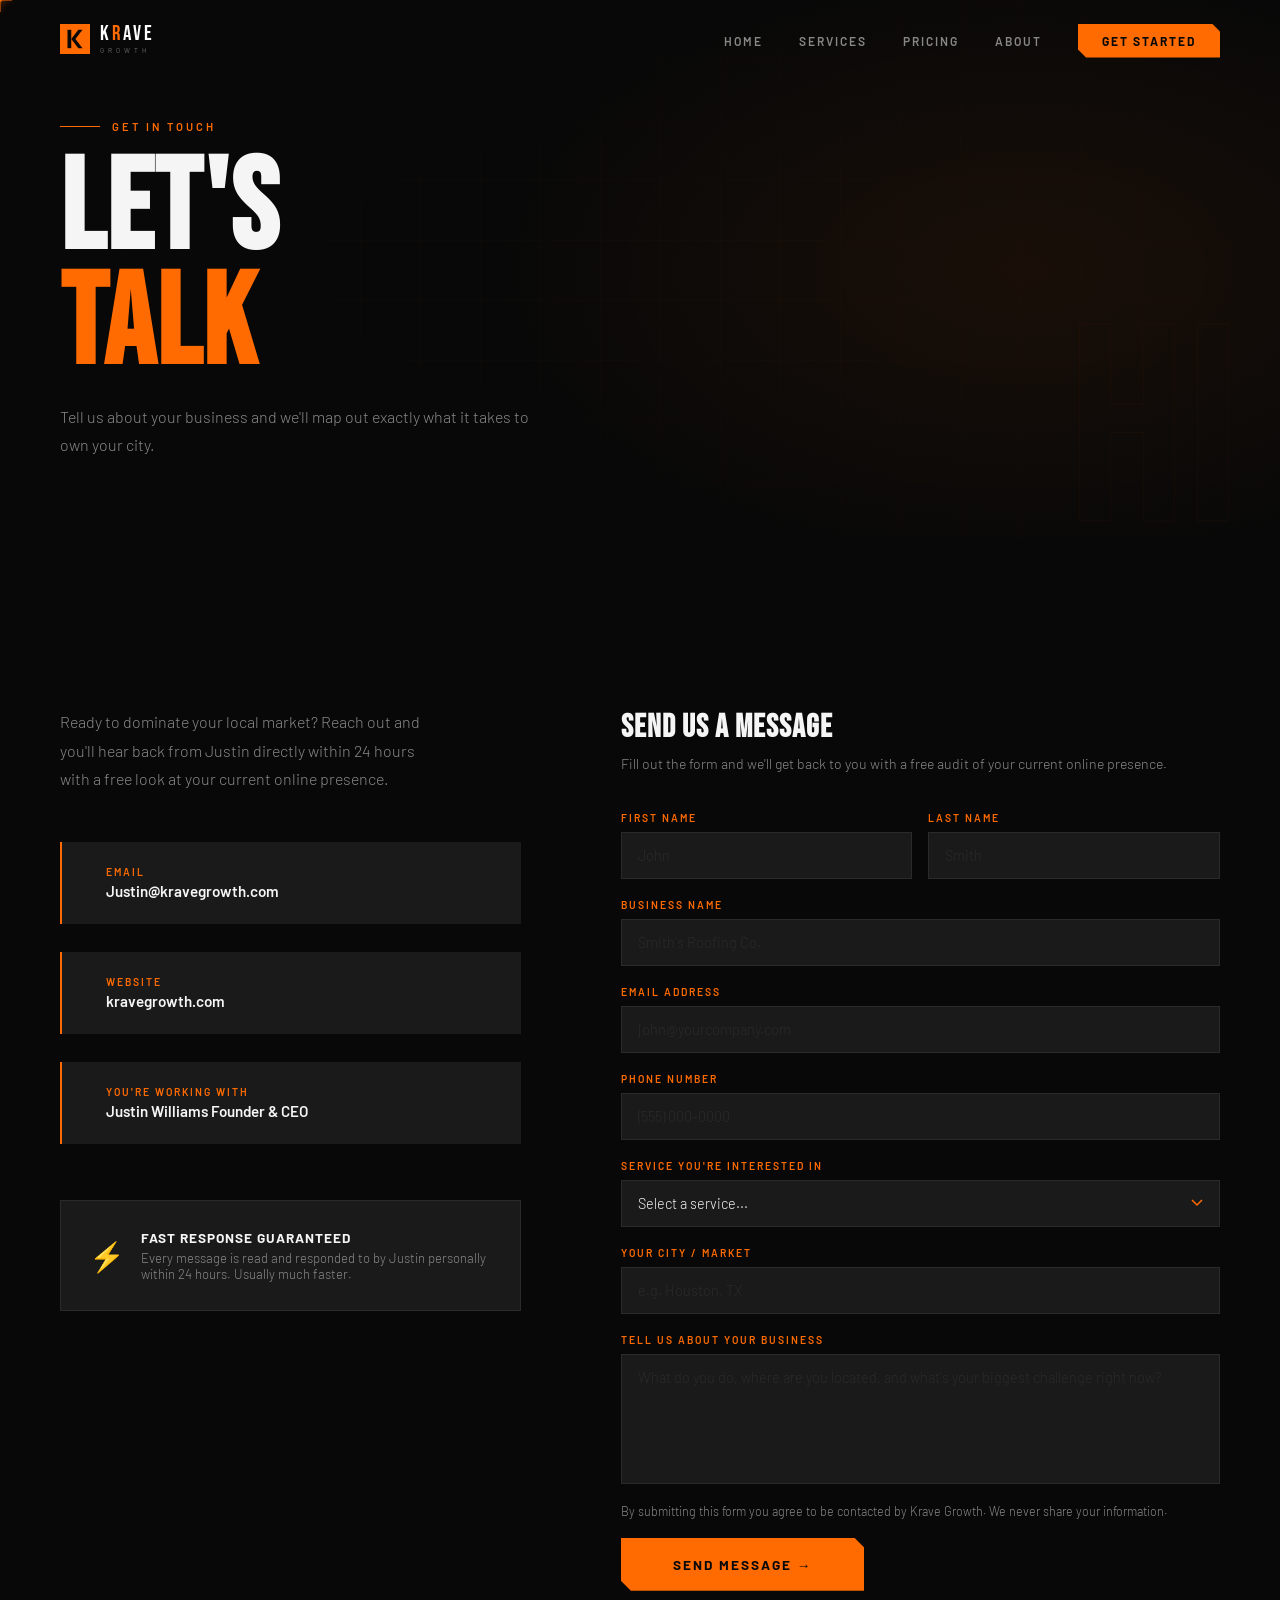
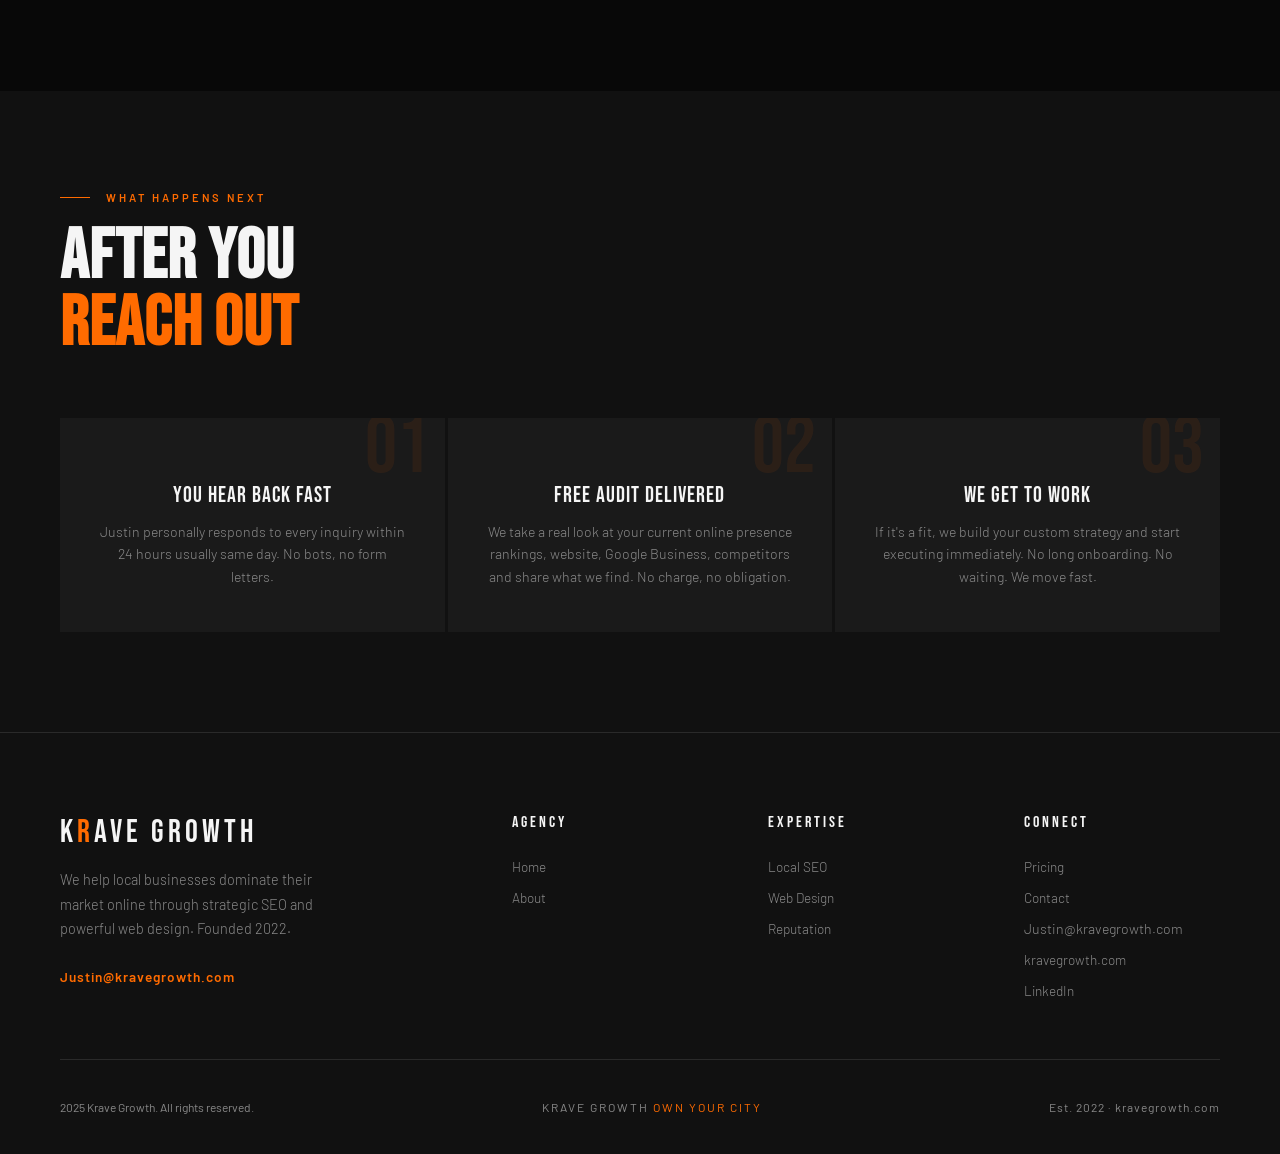
<file: contact.html>
<!DOCTYPE html>
<html lang="en">
<head>
<meta charset="UTF-8">
<meta name="viewport" content="width=device-width, initial-scale=1.0">
<title>Contact | Krave Growth | Jacksonville, FL</title>
<link rel="stylesheet" href="/style.css">
<style>
.contact-section { background:var(--black); }
.contact-grid { display:grid; grid-template-columns:1fr 1.3fr; gap:100px; margin-top:70px; }

.contact-left {}
.contact-tagline { font-size:1rem; color:var(--gray); line-height:1.8; font-weight:300; margin-bottom:48px; max-width:380px; }
.contact-items { display:flex; flex-direction:column; gap:28px; margin-bottom:56px; }
.contact-item { display:flex; gap:20px; align-items:flex-start; padding:24px; background:var(--black-3); border-left:2px solid var(--orange); transition:all .3s; }
.contact-item:hover { background:#1e1e1e; transform:translateX(6px); }
.ci-icon { font-size:1.3rem; flex-shrink:0; margin-top:2px; }
.ci-label { font-size:.65rem; letter-spacing:2px; text-transform:uppercase; color:var(--orange); font-weight:600; margin-bottom:4px; }
.ci-value { font-size:.95rem; font-weight:600; }
.ci-value a { color:var(--white); text-decoration:none; transition:color .3s; }
.ci-value a:hover { color:var(--orange); }

.response-box { background:var(--black-3); border:1px solid var(--gray-light); padding:28px; display:flex; align-items:center; gap:16px; }
.response-icon { font-size:1.8rem; }
.response-title { font-weight:700; font-size:.85rem; letter-spacing:1px; text-transform:uppercase; margin-bottom:4px; }
.response-desc { font-size:.82rem; color:var(--gray); font-weight:300; }

.contact-form-wrap {}
.form-header { margin-bottom:40px; }
.form-header h3 { font-family:'Bebas Neue',sans-serif; font-size:2rem; letter-spacing:1px; margin-bottom:8px; }
.form-header p { font-size:.88rem; color:var(--gray); font-weight:300; }

.contact-form { display:flex; flex-direction:column; gap:20px; }
.form-row { display:grid; grid-template-columns:1fr 1fr; gap:16px; }
.form-group { display:flex; flex-direction:column; gap:8px; }
.form-label { font-size:.65rem; letter-spacing:2px; text-transform:uppercase; color:var(--orange); font-weight:600; }
.form-input,.form-select,.form-textarea { background:var(--black-3); border:1px solid var(--gray-light); color:var(--white); padding:14px 16px; font-family:'Barlow',sans-serif; font-size:.9rem; font-weight:300; transition:border-color .3s,background .3s; outline:none; cursor:pointer; width:100%; }
.form-input:focus,.form-select:focus,.form-textarea:focus { border-color:var(--orange); background:#1a1a1a; }
.form-input::placeholder,.form-textarea::placeholder { color:var(--gray-light); }
.form-select { -webkit-appearance:none; background-image:url("data:image/svg+xml,%3Csvg xmlns='http://www.w3.org/2000/svg' width='12' height='8' viewBox='0 0 12 8'%3E%3Cpath d='M1 1l5 5 5-5' stroke='%23FF6B00' stroke-width='1.5' fill='none'/%3E%3C/svg%3E"); background-repeat:no-repeat; background-position:right 16px center; background-color:var(--black-3); padding-right:44px; cursor:pointer; }
.form-select option { background:var(--black-3); color:var(--white); }
.form-textarea { resize:none; height:130px; }
.form-submit { background:var(--orange); color:var(--black); border:none; padding:18px 52px; font-family:'Barlow',sans-serif; font-weight:700; font-size:.85rem; letter-spacing:2px; text-transform:uppercase; cursor:pointer; transition:all .3s; align-self:flex-start; clip-path:polygon(0 0,calc(100% - 10px) 0,100% 10px,100% 100%,10px 100%,0 calc(100% - 10px)); }
.form-submit:hover { background:var(--orange-bright); transform:translateY(-2px); box-shadow:0 16px 40px rgba(255,107,0,.3); }
.form-note { font-size:.78rem; color:var(--gray); font-weight:300; }

.success-msg { display:none; background:rgba(255,107,0,.1); border:1px solid var(--orange); padding:20px 24px; margin-top:20px; font-size:.9rem; color:var(--white); font-weight:300; }
.success-msg.show { display:block; }

.what-happens { background:var(--black-2); }
.steps-row { display:grid; grid-template-columns:repeat(3,1fr); gap:3px; margin-top:60px; }
.step-box { background:var(--black-3); padding:44px 36px; text-align:center; position:relative; overflow:hidden; transition:all .4s; }
.step-box:hover { background:#1e1e1e; transform:translateY(-4px); }
.step-num { font-family:'Bebas Neue',sans-serif; font-size:5rem; color:rgba(255,107,0,.08); position:absolute; top:-10px; right:16px; line-height:1; transition:color .4s; }
.step-box:hover .step-num { color:rgba(255,107,0,.18); }
.step-icon { font-size:2rem; margin-bottom:20px; position:relative; z-index:1; }
.step-title { font-family:'Bebas Neue',sans-serif; font-size:1.4rem; letter-spacing:1px; margin-bottom:12px; }
.step-desc { font-size:.88rem; color:var(--gray); line-height:1.6; font-weight:300; }

@media(max-width:768px){
  .contact-grid{grid-template-columns:1fr; gap:48px;}
  .form-row{grid-template-columns:1fr;}
  .steps-row{grid-template-columns:1fr;}
  .contact-item{padding:18px;}
  .form-submit{width:100%; text-align:center; padding:16px;}
  .response-box{padding:20px 18px;}
}
</style>
<link rel="icon" type="image/x-icon" href="favicon.ico">
<link rel="icon" type="image/png" sizes="192x192" href="favicon-192.png">
<link rel="apple-touch-icon" sizes="180x180" href="apple-touch-icon.png">
</head>
<body>



<div class="cursor" id="cursor"></div>
<div class="cursor-dot" id="cursorDot"></div>
<nav>
  <a href="index.html" class="nav-logo">
    <div class="nav-logo-mark">
      <svg viewBox="0 0 36 36" fill="none" xmlns="http://www.w3.org/2000/svg">
        <rect width="36" height="36" fill="#FF6B00"/>
        <rect x="9" y="7" width="4.5" height="22" fill="#080808"/>
        <polygon points="13.5,18 22,7 27,7 18.5,18" fill="#080808"/>
        <polygon points="13.5,18 22,29 27,29 18.5,18" fill="#080808"/>
      </svg>
    </div>
    <div class="nav-logo-words">
      <span class="nav-logo-top">K<span class="r">R</span>AVE</span>
      <span class="nav-logo-bot">GROWTH</span>
    </div>
  </a>
  <button class="nav-hamburger" id="hamburger" aria-label="Menu"><span class="bar bar1"></span><span class="bar bar2"></span><span class="bar bar3"></span></button>
  <ul class="nav-links">
    <li><a href="index.html">Home</a></li>
    <li><a href="services.html">Services</a></li>
    <li><a href="pricing.html">Pricing</a></li>
    
    <li><a href="about.html">About</a></li>
    <li><a href="contact.html" class="nav-cta">Get Started</a></li>
  </ul>
</nav>

<div class="page-hero">
  <div class="page-hero-bg"></div>
  <div class="page-hero-grid"></div>
  <div class="page-hero-ghost">HI</div>
  <div class="page-hero-content">
    <div class="page-eyebrow"><div class="page-eyebrow-line"></div><span>Get In Touch</span></div>
    <h1 class="page-title">LET'S<br><span class="accent">TALK</span></h1>
    <p class="page-sub">Tell us about your business and we'll map out exactly what it takes to own your city.</p>
  </div>
</div>

<section class="contact-section">
  <div class="contact-grid">
    <div class="contact-left reveal-left">
      <p class="contact-tagline">Ready to dominate your local market? Reach out and you'll hear back from Justin directly within 24 hours with a free look at your current online presence.</p>
      <div class="contact-items">
        <div class="contact-item">
          <div class="ci-icon"></div>
          <div>
            <div class="ci-label">Email</div>
            <div class="ci-value">Justin&#64;kravegrowth.com</div>
          </div>
        </div>
        <div class="contact-item">
          <div class="ci-icon"></div>
          <div>
            <div class="ci-label">Website</div>
            <div class="ci-value"><a href="https://kravegrowth.com" target="_blank">kravegrowth.com</a></div>
          </div>
        </div>
        <div class="contact-item">
          <div class="ci-icon"></div>
          <div>
            <div class="ci-label">You're Working With</div>
            <div class="ci-value">Justin Williams Founder & CEO</div>
          </div>
        </div>
      </div>
      <div class="response-box">
        <div class="response-icon">⚡</div>
        <div>
          <div class="response-title">Fast Response Guaranteed</div>
          <div class="response-desc">Every message is read and responded to by Justin personally within 24 hours. Usually much faster.</div>
        </div>
      </div>
    </div>

    <div class="contact-form-wrap reveal-right">
      <div class="form-header">
        <h3>Send Us A Message</h3>
        <p>Fill out the form and we'll get back to you with a free audit of your current online presence.</p>
      </div>
      <div class="contact-form">
        <div class="form-row">
          <div class="form-group">
            <label class="form-label">First Name</label>
            <input type="text" class="form-input" placeholder="John" id="firstName">
          </div>
          <div class="form-group">
            <label class="form-label">Last Name</label>
            <input type="text" class="form-input" placeholder="Smith" id="lastName">
          </div>
        </div>
        <div class="form-group">
          <label class="form-label">Business Name</label>
          <input type="text" class="form-input" placeholder="Smith's Roofing Co." id="bizName">
        </div>
        <div class="form-group">
          <label class="form-label">Email Address</label>
          <input type="email" class="form-input" placeholder="john@yourcompany.com" id="email">
        </div>
        <div class="form-group">
          <label class="form-label">Phone Number</label>
          <input type="tel" class="form-input" placeholder="(555) 000-0000" id="phone">
        </div>
        <div class="form-group">
          <label class="form-label">Service You're Interested In</label>
          <select class="form-select" id="service">
            <option value="">Select a service...</option>
            <option>Local SEO</option>
            <option>Website Design</option>
            <option>Google Business Setup</option>
            <option>Reputation Management</option>
            <option>Full Growth Package</option>
            <option>Not Sure Yet Need Advice</option>
          </select>
        </div>
        <div class="form-group">
          <label class="form-label">Your City / Market</label>
          <input type="text" class="form-input" placeholder="e.g. Houston, TX" id="city">
        </div>
        <div class="form-group">
          <label class="form-label">Tell Us About Your Business</label>
          <textarea class="form-textarea" placeholder="What do you do, where are you located, and what's your biggest challenge right now?" id="message"></textarea>
        </div>
        <p class="form-note">By submitting this form you agree to be contacted by Krave Growth. We never share your information.</p>
        <button class="form-submit" onclick="handleSubmit()">Send Message →</button>
        <div class="success-msg" id="successMsg">
          ✓ Message received! Justin will be in touch within 24 hours with your free audit.
        </div>
      </div>
    </div>
  </div>
</section>

<!-- WHAT HAPPENS NEXT -->
<section class="what-happens">
  <div class="section-label reveal"><div class="section-label-line"></div><span>What Happens Next</span></div>
  <h2 class="section-title reveal">AFTER YOU<br><span style="color:var(--orange)">REACH OUT</span></h2>
  <div class="steps-row reveal">
    <div class="step-box">
      <div class="step-num">01</div>
      <div class="step-icon"></div>
      <div class="step-title">You Hear Back Fast</div>
      <p class="step-desc">Justin personally responds to every inquiry within 24 hours usually same day. No bots, no form letters.</p>
    </div>
    <div class="step-box">
      <div class="step-num">02</div>
      <div class="step-icon"></div>
      <div class="step-title">Free Audit Delivered</div>
      <p class="step-desc">We take a real look at your current online presence rankings, website, Google Business, competitors and share what we find. No charge, no obligation.</p>
    </div>
    <div class="step-box">
      <div class="step-num">03</div>
      <div class="step-icon"></div>
      <div class="step-title">We Get To Work</div>
      <p class="step-desc">If it's a fit, we build your custom strategy and start executing immediately. No long onboarding. No waiting. We move fast.</p>
    </div>
  </div>
</section>

<footer>
  <div class="footer-top">
    <div>
      <div class="footer-brand-logo">K<span>R</span>AVE GROWTH</div>
      <p class="footer-brand-desc">We help local businesses dominate their market online through strategic SEO and powerful web design. Founded 2022.</p>
      <span class="footer-brand-email">Justin&#64;kravegrowth.com</span>
    </div>
    <div>
      <div class="footer-col-title">Agency</div>
      <ul class="footer-col-links">
        <li><a href="index.html">Home</a></li>
        <li><a href="about.html">About</a></li>
        
      </ul>
    </div>
    <div>
      <div class="footer-col-title">Expertise</div>
      <ul class="footer-col-links">
        <li><a href="services.html">Local SEO</a></li>
        <li><a href="services.html">Web Design</a></li>
        <li><a href="services.html">Reputation</a></li>
      </ul>
    </div>
    <div>
      <div class="footer-col-title">Connect</div>
      <ul class="footer-col-links">
        <li><a href="pricing.html">Pricing</a></li>
        <li><a href="contact.html">Contact</a></li>
        <li><span style="color:rgba(255,255,255,.5);font-size:.88rem;font-weight:300;">Justin&#64;kravegrowth.com</span></li>
        <li><a href="https://kravegrowth.com">kravegrowth.com</a></li>
        <li><a href="#">LinkedIn</a></li>
      </ul>
    </div>
  </div>
  <div class="footer-bottom">
    <div class="footer-copy">2025 Krave Growth. All rights reserved.</div>
    <div class="footer-tagline">Krave Growth <span>Own Your City</span></div>
    <div class="footer-est">Est. 2022 · kravegrowth.com</div>
  </div>
</footer>

<div class="nav-mobile-menu" id="mobileMenu">
  <a href="index.html" onclick="closeMobile()">Home</a>
  <a href="services.html" onclick="closeMobile()">Services</a>
  <a href="pricing.html" onclick="closeMobile()">Pricing</a>
  <a href="about.html" onclick="closeMobile()">About</a>
  <a href="contact.html" class="mobile-cta" onclick="closeMobile()">Get Started</a>
</div>
<script src="main.js"></script>
</body>
</html>
</file>
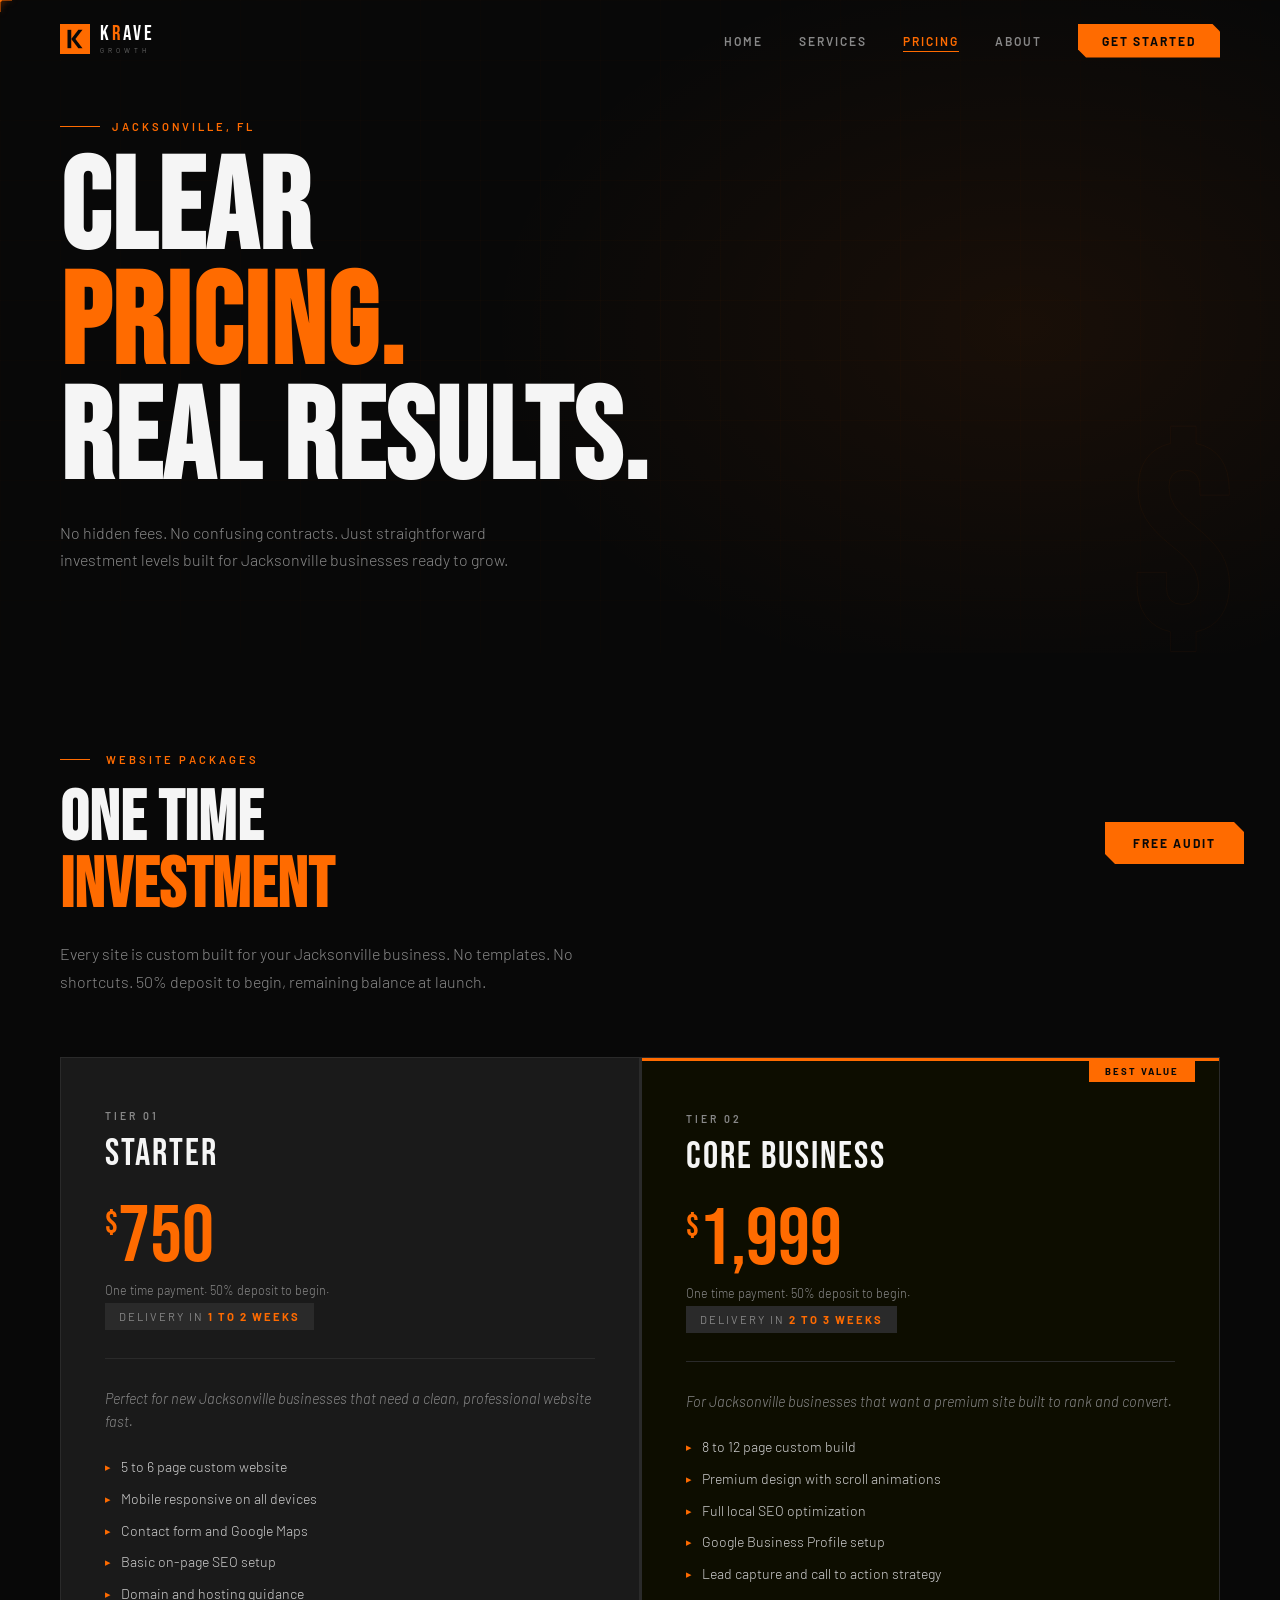
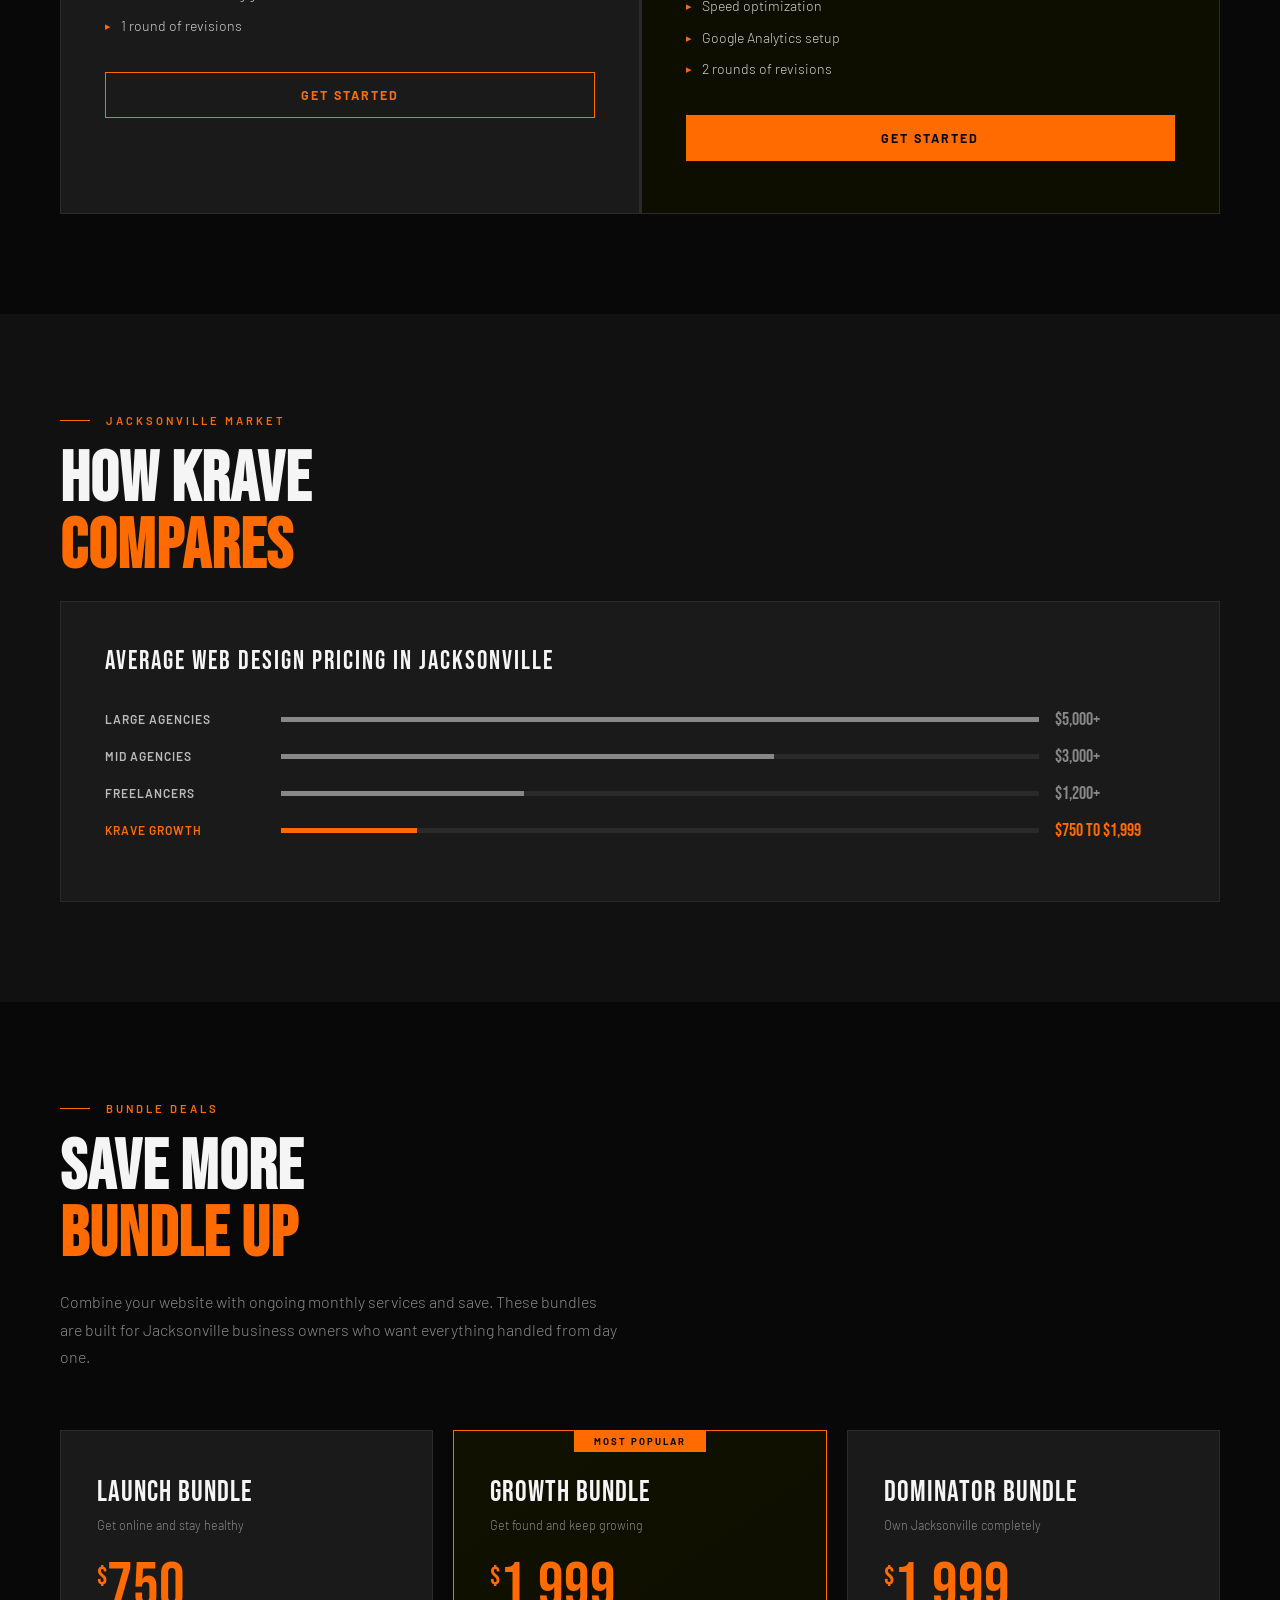
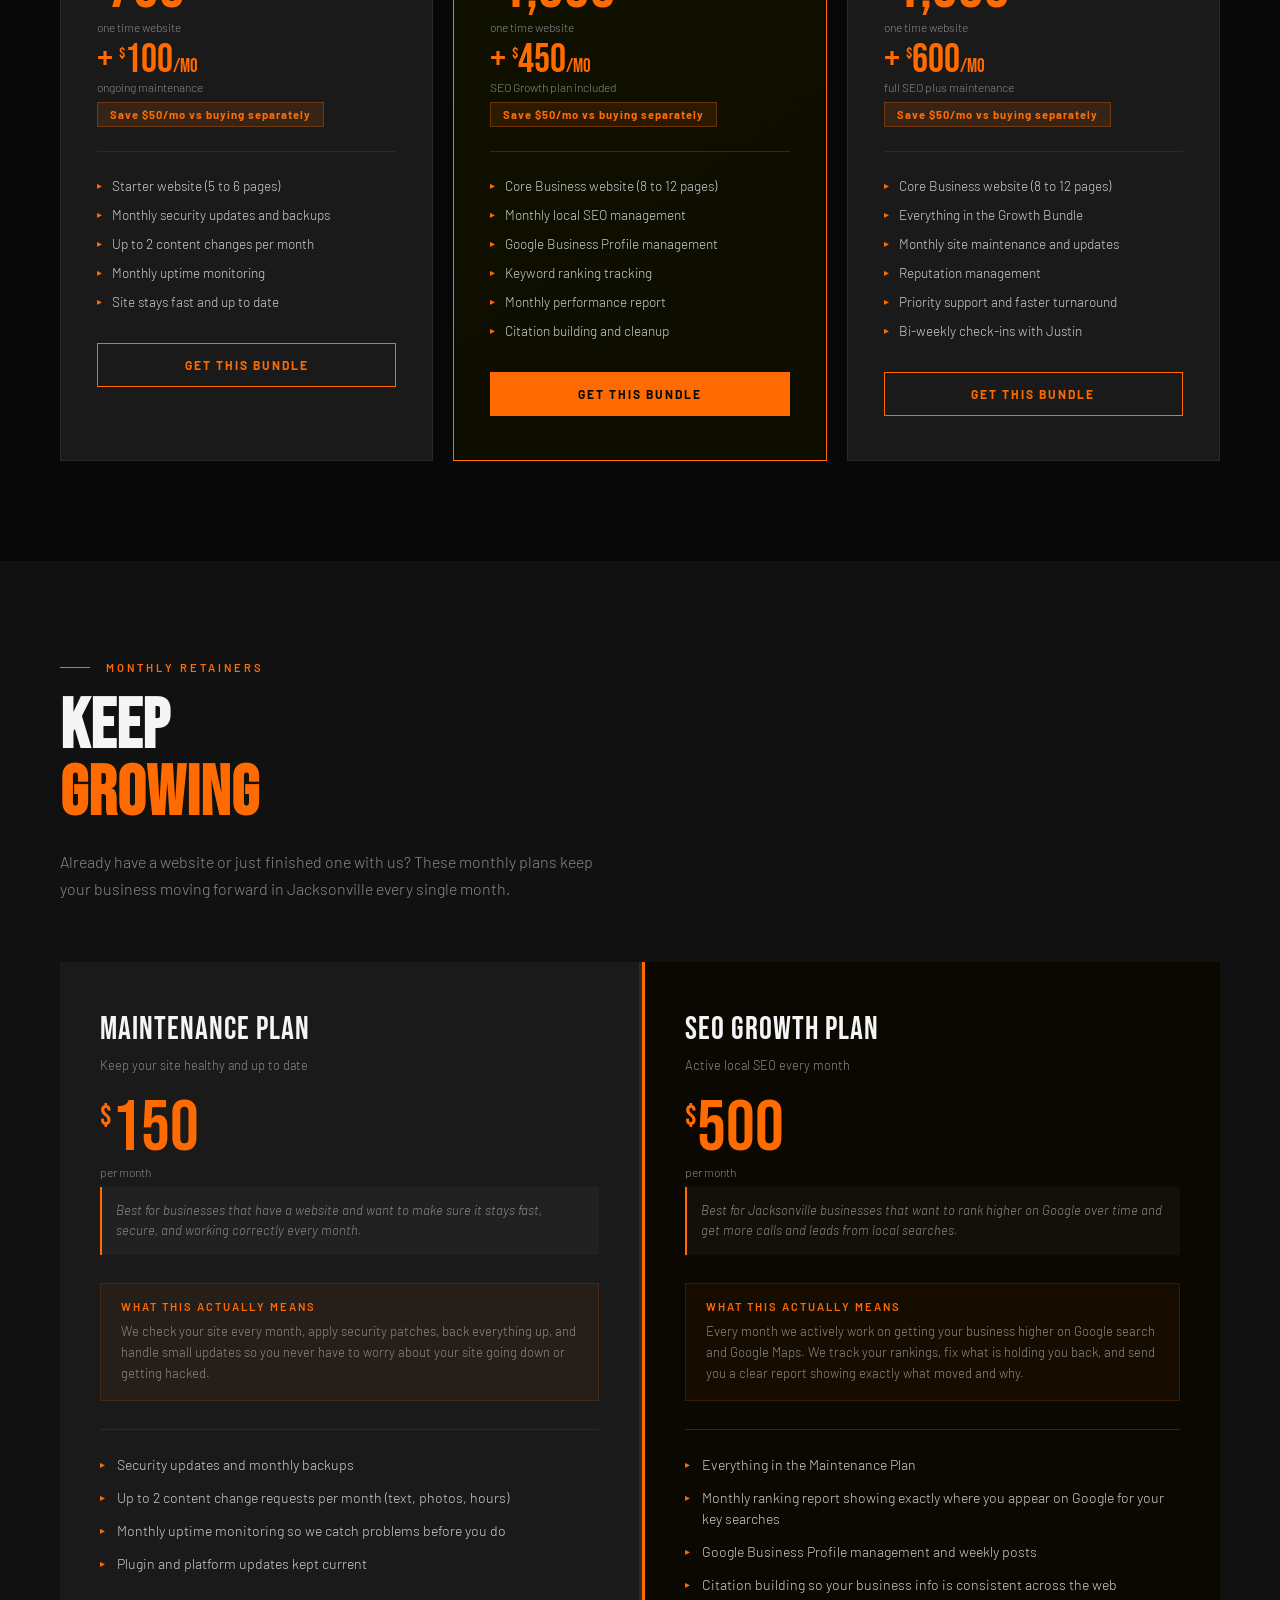
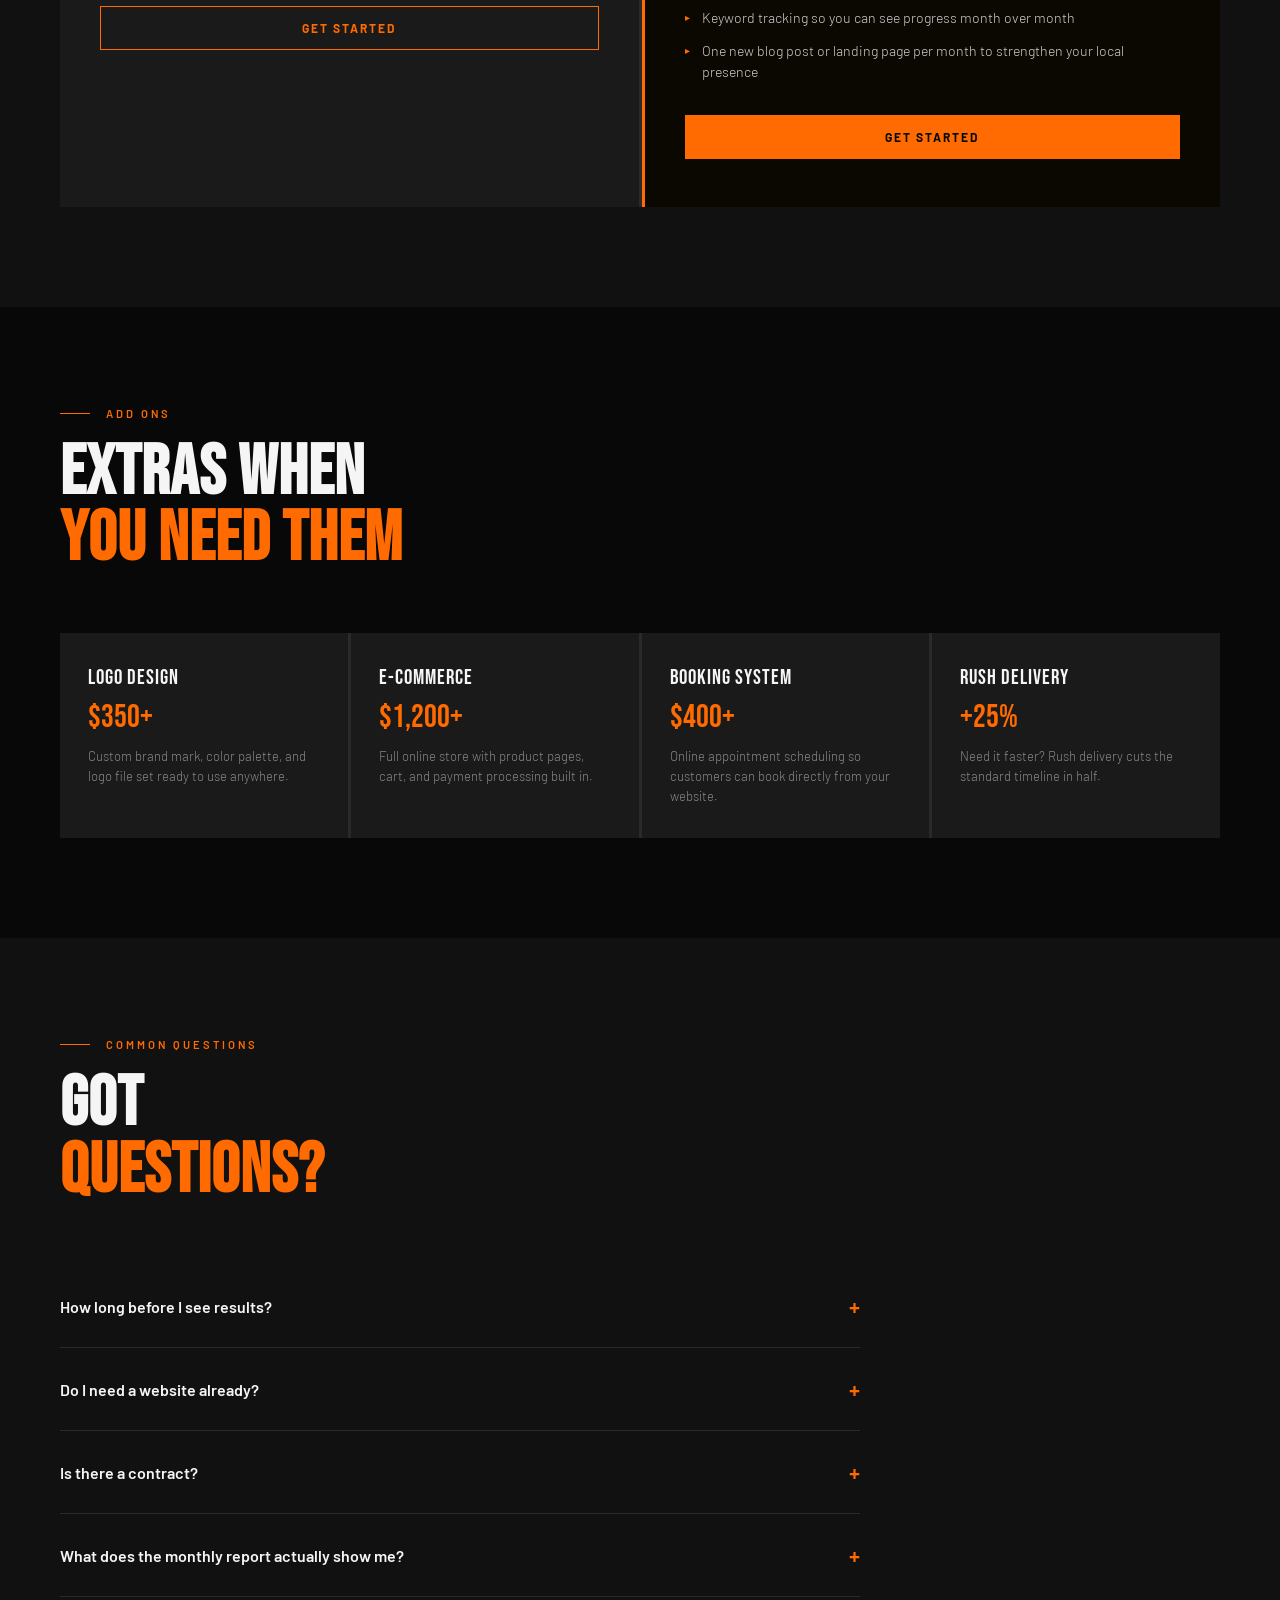
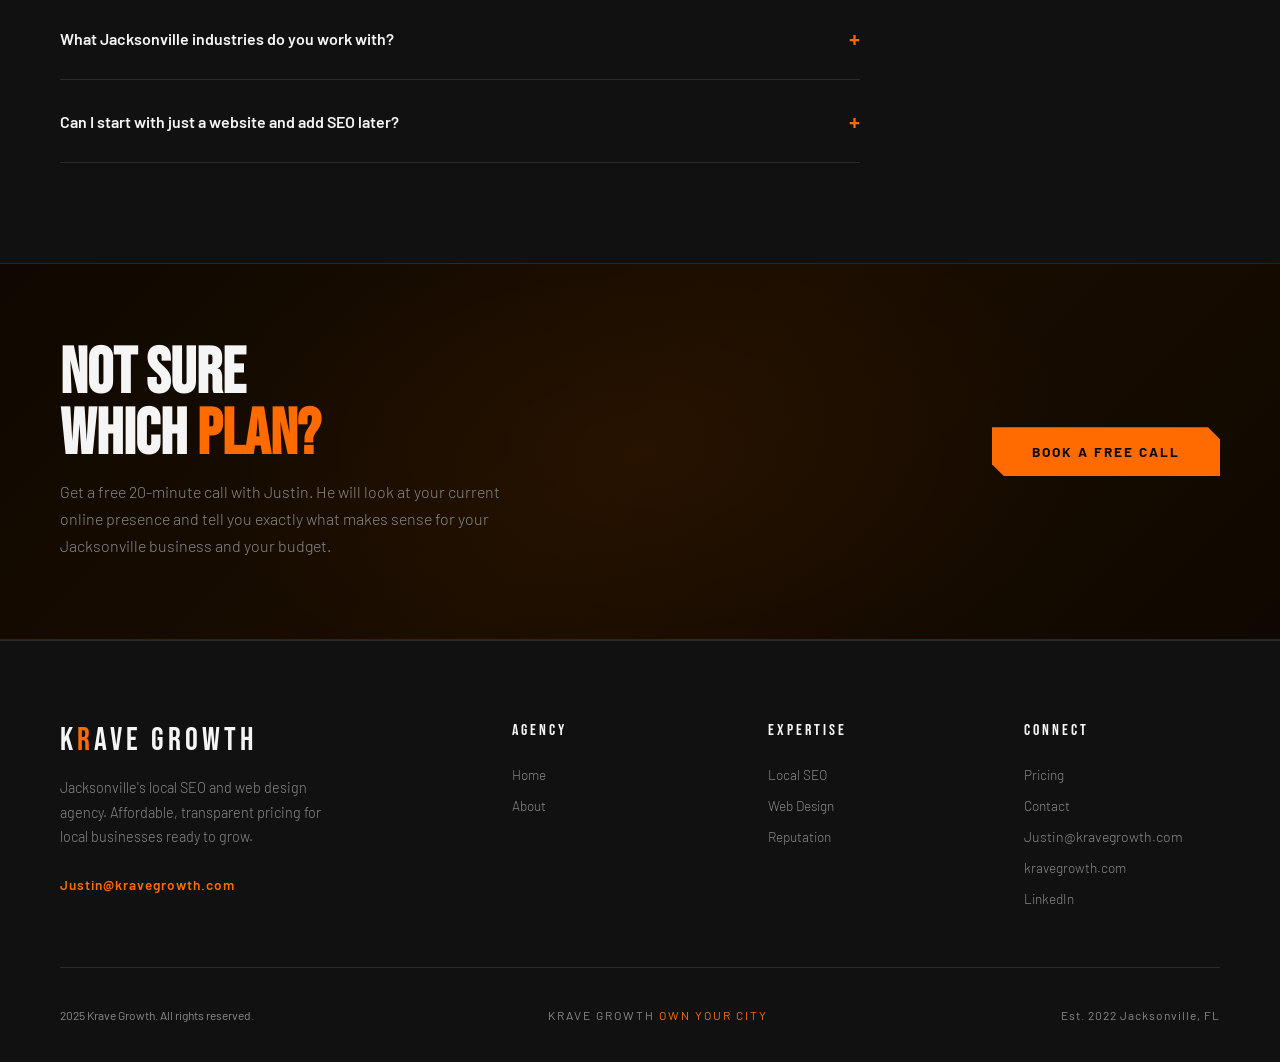
<file: pricing.html>
<!DOCTYPE html>
<html lang="en">
<head>
<meta charset="UTF-8">
<meta name="viewport" content="width=device-width, initial-scale=1.0">
<title>Pricing | Krave Growth | Jacksonville, FL</title>
<link rel="stylesheet" href="/style.css">
<style>
.pricing-intro { font-size:1rem; color:var(--gray); line-height:1.8; font-weight:300; max-width:580px; margin-top:16px; }

/* ONE TIME PACKAGES */
.packages-grid { display:grid; grid-template-columns:1fr 1fr; gap:3px; margin-top:60px; background:var(--gray-light); border:1px solid var(--gray-light); }
.pkg-card { background:var(--black-3); padding:52px 44px; position:relative; transition:all .4s; }
.pkg-card.featured { background:#0d0d00; border-top:3px solid var(--orange); }
.pkg-card.featured::before { content:'BEST VALUE'; position:absolute; top:-1px; right:24px; background:var(--orange); color:var(--black); font-size:.6rem; font-weight:700; letter-spacing:2px; padding:5px 16px; }
.pkg-tier { font-size:.65rem; letter-spacing:3px; text-transform:uppercase; color:var(--gray); font-weight:600; margin-bottom:8px; }
.pkg-name { font-family:'Bebas Neue',sans-serif; font-size:2.4rem; letter-spacing:2px; margin-bottom:20px; }
.pkg-price { font-family:'Bebas Neue',sans-serif; font-size:5rem; color:var(--orange); line-height:1; }
.pkg-price sup { font-size:2rem; vertical-align:super; }
.pkg-deposit { font-size:.78rem; color:var(--gray); margin-top:6px; margin-bottom:6px; font-weight:300; }
.pkg-delivery { display:inline-block; background:var(--gray-light); padding:7px 14px; font-size:.7rem; letter-spacing:2px; text-transform:uppercase; color:var(--gray); margin-bottom:28px; }
.pkg-delivery span { color:var(--orange); font-weight:700; }
.pkg-divider { height:1px; background:var(--gray-light); margin-bottom:28px; }
.pkg-desc { font-size:.9rem; color:var(--gray); font-weight:300; line-height:1.6; font-style:italic; margin-bottom:24px; }
.pkg-features { list-style:none; display:flex; flex-direction:column; gap:12px; margin-bottom:36px; }
.pkg-features li { font-size:.88rem; color:#ccc; display:flex; align-items:flex-start; gap:10px; line-height:1.4; font-weight:300; }
.pkg-features li::before { content:'▸'; color:var(--orange); font-size:.7rem; flex-shrink:0; margin-top:2px; }
.pkg-btn { width:100%; padding:15px; background:transparent; border:1px solid var(--orange); color:var(--orange); font-family:'Barlow',sans-serif; font-weight:700; font-size:.78rem; letter-spacing:2px; text-transform:uppercase; cursor:pointer; transition:all .3s; }
.pkg-btn:hover, .pkg-card.featured .pkg-btn { background:var(--orange); color:var(--black); }

/* COMPARISON BAR */
.compare-section { background:var(--black-2); }
.compare-bar { background:var(--black-3); border:1px solid var(--gray-light); padding:44px; }
.compare-title { font-family:'Bebas Neue',sans-serif; font-size:1.6rem; letter-spacing:2px; margin-bottom:32px; }
.comp-row { display:grid; grid-template-columns:160px 1fr 120px; align-items:center; gap:16px; margin-bottom:16px; }
.comp-label { font-size:.75rem; font-weight:600; color:#bbb; letter-spacing:1px; text-transform:uppercase; }
.comp-bar-wrap { height:5px; background:var(--gray-light); overflow:hidden; }
.comp-bar-fill { height:100%; background:var(--gray); transition:width 1.5s ease; }
.comp-bar-fill.orange { background:var(--orange); }
.comp-price { font-family:'Bebas Neue',sans-serif; font-size:1.1rem; color:var(--gray); }
.comp-price.highlight { color:var(--orange); }

/* BUNDLES */
.bundles-section { background:var(--black); }
.bundles-intro { font-size:1rem; color:var(--gray); font-weight:300; line-height:1.7; max-width:560px; margin-top:16px; margin-bottom:60px; }
.bundles-grid { display:grid; grid-template-columns:repeat(3,1fr); gap:20px; }
.bundle-card { background:var(--black-3); border:1px solid var(--gray-light); padding:44px 36px; position:relative; transition:all .4s; }
.bundle-card:hover { border-color:rgba(255,107,0,0.4); transform:translateY(-4px); }
.bundle-card.featured { border-color:var(--orange); background:linear-gradient(145deg,#111100,#0d0d00); }
.bundle-badge { position:absolute; top:-1px; left:50%; transform:translateX(-50%); background:var(--orange); color:var(--black); font-size:.6rem; font-weight:700; letter-spacing:2px; padding:5px 20px; white-space:nowrap; }
.bundle-name { font-family:'Bebas Neue',sans-serif; font-size:1.8rem; letter-spacing:1px; margin-bottom:8px; }
.bundle-tagline { font-size:.78rem; color:var(--gray); font-weight:300; margin-bottom:24px; }
.bundle-price-wrap { margin-bottom:8px; }
.bundle-price { font-family:'Bebas Neue',sans-serif; font-size:4rem; color:var(--orange); line-height:1; }
.bundle-price sup { font-size:1.6rem; vertical-align:super; }
.bundle-price-note { font-size:.75rem; color:var(--gray); font-weight:300; margin-bottom:6px; }
.bundle-savings { display:inline-block; background:rgba(255,107,0,0.12); border:1px solid rgba(255,107,0,0.3); color:var(--orange); font-size:.7rem; font-weight:700; letter-spacing:1px; padding:5px 12px; margin-bottom:24px; }
.bundle-divider { height:1px; background:var(--gray-light); margin-bottom:24px; }
.bundle-includes { list-style:none; display:flex; flex-direction:column; gap:10px; margin-bottom:32px; }
.bundle-includes li { font-size:.85rem; color:#ccc; display:flex; align-items:flex-start; gap:10px; font-weight:300; line-height:1.4; }
.bundle-includes li::before { content:'▸'; color:var(--orange); font-size:.65rem; flex-shrink:0; margin-top:2px; }
.bundle-btn { width:100%; padding:14px; background:transparent; border:1px solid var(--orange); color:var(--orange); font-family:'Barlow',sans-serif; font-weight:700; font-size:.75rem; letter-spacing:2px; text-transform:uppercase; cursor:pointer; transition:all .3s; }
.bundle-btn:hover, .bundle-card.featured .bundle-btn { background:var(--orange); color:var(--black); }

/* RETAINERS */
.retainers-section { background:var(--black-2); }
.retainers-intro { font-size:1rem; color:var(--gray); font-weight:300; line-height:1.7; max-width:560px; margin-top:16px; margin-bottom:60px; }
.retainers-grid { display:grid; grid-template-columns:1fr 1fr; gap:3px; background:var(--gray-light); }
.retainer-card { background:var(--black-3); padding:48px 40px; }
.retainer-card.highlight { background:#0a0800; border-left:3px solid var(--orange); }
.ret-name { font-family:'Bebas Neue',sans-serif; font-size:2rem; letter-spacing:1px; margin-bottom:8px; }
.ret-tagline { font-size:.8rem; color:var(--gray); font-weight:300; margin-bottom:20px; }
.ret-price { font-family:'Bebas Neue',sans-serif; font-size:4.5rem; color:var(--orange); line-height:1; }
.ret-price sup { font-size:1.8rem; vertical-align:super; }
.ret-period { font-size:.75rem; color:var(--gray); margin-bottom:8px; font-weight:300; }
.ret-who { font-size:.82rem; color:var(--gray); font-style:italic; font-weight:300; margin-bottom:28px; padding:14px; background:rgba(255,255,255,.03); border-left:2px solid var(--orange); line-height:1.5; }
.ret-divider { height:1px; background:var(--gray-light); margin-bottom:24px; }
.ret-features { list-style:none; display:flex; flex-direction:column; gap:12px; margin-bottom:32px; }
.ret-features li { font-size:.88rem; color:#ccc; display:flex; align-items:flex-start; gap:12px; line-height:1.5; font-weight:300; }
.ret-features li::before { content:'▸'; color:var(--orange); font-size:.65rem; flex-shrink:0; margin-top:3px; }
.ret-explain { background:rgba(255,107,0,0.05); border:1px solid rgba(255,107,0,0.15); padding:16px 20px; margin-bottom:28px; }
.ret-explain-title { font-size:.7rem; letter-spacing:2px; text-transform:uppercase; color:var(--orange); font-weight:600; margin-bottom:8px; }
.ret-explain-text { font-size:.82rem; color:var(--gray); font-weight:300; line-height:1.6; }
.ret-btn { width:100%; padding:14px; background:transparent; border:1px solid var(--orange); color:var(--orange); font-family:'Barlow',sans-serif; font-weight:700; font-size:.75rem; letter-spacing:2px; text-transform:uppercase; cursor:pointer; transition:all .3s; }
.ret-btn:hover, .retainer-card.highlight .ret-btn { background:var(--orange); color:var(--black); }

/* ADDONS */
.addons-section { background:var(--black); }
.addons-grid { display:grid; grid-template-columns:repeat(4,1fr); gap:3px; background:var(--gray-light); margin-top:60px; }
.addon-card { background:var(--black-3); padding:32px 28px; transition:all .4s; }
.addon-card:hover { background:#1e1e1e; }
.addon-name { font-family:'Bebas Neue',sans-serif; font-size:1.3rem; letter-spacing:1px; margin-bottom:8px; }
.addon-price { font-family:'Bebas Neue',sans-serif; font-size:2rem; color:var(--orange); margin-bottom:10px; }
.addon-desc { font-size:.82rem; color:var(--gray); font-weight:300; line-height:1.5; }

/* FAQ */
.faq-section { background:var(--black-2); }

@media(max-width:768px){
  .packages-grid,.retainers-grid{grid-template-columns:1fr;}
  .bundles-grid{grid-template-columns:1fr;}
  .addons-grid{grid-template-columns:1fr 1fr;}
  .comp-row{grid-template-columns:90px 1fr 70px; gap:8px;}
  .comp-label{font-size:.65rem;}
  .comp-price{font-size:.9rem;}
  .pkg-card,.retainer-card,.bundle-card{padding:36px 24px;}
  .pkg-price,.bundle-price{font-size:4rem;}
  .ret-price{font-size:3.5rem;}
  .compare-bar{padding:28px 20px;}
  .bundle-card.featured{transform:none;}
  .faq-list{max-width:100%;}
  .faq-question{font-size:.9rem;}
}
</style>
<link rel="icon" type="image/x-icon" href="favicon.ico">
<link rel="icon" type="image/png" sizes="192x192" href="favicon-192.png">
<link rel="apple-touch-icon" sizes="180x180" href="apple-touch-icon.png">
</head>
<body>



<div class="cursor" id="cursor"></div>
<div class="cursor-dot" id="cursorDot"></div>
<nav>
  <a href="index.html" class="nav-logo">
    <div class="nav-logo-mark">
      <svg viewBox="0 0 36 36" fill="none" xmlns="http://www.w3.org/2000/svg">
        <rect width="36" height="36" fill="#FF6B00"/>
        <rect x="9" y="7" width="4.5" height="22" fill="#080808"/>
        <polygon points="13.5,18 22,7 27,7 18.5,18" fill="#080808"/>
        <polygon points="13.5,18 22,29 27,29 18.5,18" fill="#080808"/>
      </svg>
    </div>
    <div class="nav-logo-words">
      <span class="nav-logo-top">K<span class="r">R</span>AVE</span>
      <span class="nav-logo-bot">GROWTH</span>
    </div>
  </a>
  <button class="nav-hamburger" id="hamburger" aria-label="Menu"><span class="bar bar1"></span><span class="bar bar2"></span><span class="bar bar3"></span></button>
  <ul class="nav-links">
    <li><a href="index.html">Home</a></li>
    <li><a href="services.html">Services</a></li>
    <li><a href="pricing.html">Pricing</a></li>
    <li><a href="about.html">About</a></li>
    <li><a href="contact.html" class="nav-cta">Get Started</a></li>
  </ul>
</nav>
<a href="contact.html" class="float-cta">Free Audit</a>

<div class="page-hero">
  <div class="page-hero-bg"></div>
  <div class="page-hero-grid"></div>
  <div class="page-hero-ghost">$</div>
  <div class="page-hero-content">
    <div class="page-eyebrow"><div class="page-eyebrow-line"></div><span>Jacksonville, FL</span></div>
    <h1 class="page-title">CLEAR<br><span class="accent">PRICING.</span><br>REAL RESULTS.</h1>
    <p class="page-sub">No hidden fees. No confusing contracts. Just straightforward investment levels built for Jacksonville businesses ready to grow.</p>
  </div>
</div>

<!-- ONE TIME PACKAGES -->
<section style="background:var(--black);">
  <div class="section-label reveal"><div class="section-label-line"></div><span>Website Packages</span></div>
  <h2 class="section-title reveal">ONE TIME<br><span style="color:var(--orange)">INVESTMENT</span></h2>
  <p class="pricing-intro reveal">Every site is custom built for your Jacksonville business. No templates. No shortcuts. 50% deposit to begin, remaining balance at launch.</p>
  <div class="packages-grid reveal">
    <div class="pkg-card">
      <div class="pkg-tier">Tier 01</div>
      <div class="pkg-name">Starter</div>
      <div class="pkg-price"><sup>$</sup>750</div>
      <div class="pkg-deposit">One time payment. 50% deposit to begin.</div>
      <div class="pkg-delivery">Delivery in <span>1 to 2 weeks</span></div>
      <div class="pkg-divider"></div>
      <p class="pkg-desc">Perfect for new Jacksonville businesses that need a clean, professional website fast.</p>
      <ul class="pkg-features">
        <li>5 to 6 page custom website</li>
        <li>Mobile responsive on all devices</li>
        <li>Contact form and Google Maps</li>
        <li>Basic on-page SEO setup</li>
        <li>Domain and hosting guidance</li>
        <li>1 round of revisions</li>
      </ul>
      <button class="pkg-btn" onclick="window.location='contact.html'">Get Started</button>
    </div>
    <div class="pkg-card featured">
      <div class="pkg-tier">Tier 02</div>
      <div class="pkg-name">Core Business</div>
      <div class="pkg-price"><sup>$</sup>1,999</div>
      <div class="pkg-deposit">One time payment. 50% deposit to begin.</div>
      <div class="pkg-delivery">Delivery in <span>2 to 3 weeks</span></div>
      <div class="pkg-divider"></div>
      <p class="pkg-desc">For Jacksonville businesses that want a premium site built to rank and convert.</p>
      <ul class="pkg-features">
        <li>8 to 12 page custom build</li>
        <li>Premium design with scroll animations</li>
        <li>Full local SEO optimization</li>
        <li>Google Business Profile setup</li>
        <li>Lead capture and call to action strategy</li>
        <li>Speed optimization</li>
        <li>Google Analytics setup</li>
        <li>2 rounds of revisions</li>
      </ul>
      <button class="pkg-btn" onclick="window.location='contact.html'">Get Started</button>
    </div>
  </div>
</section>

<!-- COMPARISON -->
<section class="compare-section">
  <div class="section-label reveal"><div class="section-label-line"></div><span>Jacksonville Market</span></div>
  <h2 class="section-title reveal">HOW KRAVE<br><span style="color:var(--orange)">COMPARES</span></h2>
  <div class="compare-bar reveal">
    <div class="compare-title">Average Web Design Pricing in Jacksonville</div>
    <div class="comp-row">
      <div class="comp-label">Large Agencies</div>
      <div class="comp-bar-wrap"><div class="comp-bar-fill" style="width:100%"></div></div>
      <div class="comp-price">$5,000+</div>
    </div>
    <div class="comp-row">
      <div class="comp-label">Mid Agencies</div>
      <div class="comp-bar-wrap"><div class="comp-bar-fill" style="width:65%"></div></div>
      <div class="comp-price">$3,000+</div>
    </div>
    <div class="comp-row">
      <div class="comp-label">Freelancers</div>
      <div class="comp-bar-wrap"><div class="comp-bar-fill" style="width:32%"></div></div>
      <div class="comp-price">$1,200+</div>
    </div>
    <div class="comp-row">
      <div class="comp-label" style="color:var(--orange)">Krave Growth</div>
      <div class="comp-bar-wrap"><div class="comp-bar-fill orange" style="width:18%"></div></div>
      <div class="comp-price highlight">$750 to $1,999</div>
    </div>
  </div>
</section>

<!-- BUNDLES -->
<section class="bundles-section">
  <div class="section-label reveal"><div class="section-label-line"></div><span>Bundle Deals</span></div>
  <h2 class="section-title reveal">SAVE MORE<br><span style="color:var(--orange)">BUNDLE UP</span></h2>
  <p class="bundles-intro reveal">Combine your website with ongoing monthly services and save. These bundles are built for Jacksonville business owners who want everything handled from day one.</p>
  <div class="bundles-grid reveal">
    <div class="bundle-card">
      <div class="bundle-name">Launch Bundle</div>
      <div class="bundle-tagline">Get online and stay healthy</div>
      <div class="bundle-price-wrap">
        <div class="bundle-price"><sup>$</sup>750</div>
        <div class="bundle-price-note">one time website</div>
        <div class="bundle-price" style="font-size:2.5rem;margin-top:4px;">+ <sup style="font-size:1rem">$</sup>100<span style="font-size:1.2rem">/mo</span></div>
        <div class="bundle-price-note">ongoing maintenance</div>
      </div>
      <div class="bundle-savings">Save $50/mo vs buying separately</div>
      <div class="bundle-divider"></div>
      <ul class="bundle-includes">
        <li>Starter website (5 to 6 pages)</li>
        <li>Monthly security updates and backups</li>
        <li>Up to 2 content changes per month</li>
        <li>Monthly uptime monitoring</li>
        <li>Site stays fast and up to date</li>
      </ul>
      <button class="bundle-btn" onclick="window.location='contact.html'">Get This Bundle</button>
    </div>
    <div class="bundle-card featured">
      <div class="bundle-badge">MOST POPULAR</div>
      <div class="bundle-name">Growth Bundle</div>
      <div class="bundle-tagline">Get found and keep growing</div>
      <div class="bundle-price-wrap">
        <div class="bundle-price"><sup>$</sup>1,999</div>
        <div class="bundle-price-note">one time website</div>
        <div class="bundle-price" style="font-size:2.5rem;margin-top:4px;">+ <sup style="font-size:1rem">$</sup>450<span style="font-size:1.2rem">/mo</span></div>
        <div class="bundle-price-note">SEO Growth plan included</div>
      </div>
      <div class="bundle-savings">Save $50/mo vs buying separately</div>
      <div class="bundle-divider"></div>
      <ul class="bundle-includes">
        <li>Core Business website (8 to 12 pages)</li>
        <li>Monthly local SEO management</li>
        <li>Google Business Profile management</li>
        <li>Keyword ranking tracking</li>
        <li>Monthly performance report</li>
        <li>Citation building and cleanup</li>
      </ul>
      <button class="bundle-btn" onclick="window.location='contact.html'">Get This Bundle</button>
    </div>
    <div class="bundle-card">
      <div class="bundle-name">Dominator Bundle</div>
      <div class="bundle-tagline">Own Jacksonville completely</div>
      <div class="bundle-price-wrap">
        <div class="bundle-price"><sup>$</sup>1,999</div>
        <div class="bundle-price-note">one time website</div>
        <div class="bundle-price" style="font-size:2.5rem;margin-top:4px;">+ <sup style="font-size:1rem">$</sup>600<span style="font-size:1.2rem">/mo</span></div>
        <div class="bundle-price-note">full SEO plus maintenance</div>
      </div>
      <div class="bundle-savings">Save $50/mo vs buying separately</div>
      <div class="bundle-divider"></div>
      <ul class="bundle-includes">
        <li>Core Business website (8 to 12 pages)</li>
        <li>Everything in the Growth Bundle</li>
        <li>Monthly site maintenance and updates</li>
        <li>Reputation management</li>
        <li>Priority support and faster turnaround</li>
        <li>Bi-weekly check-ins with Justin</li>
      </ul>
      <button class="bundle-btn" onclick="window.location='contact.html'">Get This Bundle</button>
    </div>
  </div>
</section>

<!-- RETAINERS -->
<section class="retainers-section">
  <div class="section-label reveal"><div class="section-label-line"></div><span>Monthly Retainers</span></div>
  <h2 class="section-title reveal">KEEP<br><span style="color:var(--orange)">GROWING</span></h2>
  <p class="retainers-intro reveal">Already have a website or just finished one with us? These monthly plans keep your business moving forward in Jacksonville every single month.</p>
  <div class="retainers-grid reveal">
    <div class="retainer-card">
      <div class="ret-name">Maintenance Plan</div>
      <div class="ret-tagline">Keep your site healthy and up to date</div>
      <div class="ret-price"><sup>$</sup>150</div>
      <div class="ret-period">per month</div>
      <div class="ret-who">Best for businesses that have a website and want to make sure it stays fast, secure, and working correctly every month.</div>
      <div class="ret-explain">
        <div class="ret-explain-title">What this actually means</div>
        <div class="ret-explain-text">We check your site every month, apply security patches, back everything up, and handle small updates so you never have to worry about your site going down or getting hacked.</div>
      </div>
      <div class="ret-divider"></div>
      <ul class="ret-features">
        <li>Security updates and monthly backups</li>
        <li>Up to 2 content change requests per month (text, photos, hours)</li>
        <li>Monthly uptime monitoring so we catch problems before you do</li>
        <li>Plugin and platform updates kept current</li>
      </ul>
      <button class="ret-btn" onclick="window.location='contact.html'">Get Started</button>
    </div>
    <div class="retainer-card highlight">
      <div class="ret-name">SEO Growth Plan</div>
      <div class="ret-tagline">Active local SEO every month</div>
      <div class="ret-price"><sup>$</sup>500</div>
      <div class="ret-period">per month</div>
      <div class="ret-who">Best for Jacksonville businesses that want to rank higher on Google over time and get more calls and leads from local searches.</div>
      <div class="ret-explain">
        <div class="ret-explain-title">What this actually means</div>
        <div class="ret-explain-text">Every month we actively work on getting your business higher on Google search and Google Maps. We track your rankings, fix what is holding you back, and send you a clear report showing exactly what moved and why.</div>
      </div>
      <div class="ret-divider"></div>
      <ul class="ret-features">
        <li>Everything in the Maintenance Plan</li>
        <li>Monthly ranking report showing exactly where you appear on Google for your key searches</li>
        <li>Google Business Profile management and weekly posts</li>
        <li>Citation building so your business info is consistent across the web</li>
        <li>Keyword tracking so you can see progress month over month</li>
        <li>One new blog post or landing page per month to strengthen your local presence</li>
      </ul>
      <button class="ret-btn" onclick="window.location='contact.html'">Get Started</button>
    </div>
  </div>
</section>

<!-- ADD ONS -->
<section class="addons-section">
  <div class="section-label reveal"><div class="section-label-line"></div><span>Add Ons</span></div>
  <h2 class="section-title reveal">EXTRAS WHEN<br><span style="color:var(--orange)">YOU NEED THEM</span></h2>
  <div class="addons-grid reveal">
    <div class="addon-card">
      <div class="addon-name">Logo Design</div>
      <div class="addon-price">$350+</div>
      <div class="addon-desc">Custom brand mark, color palette, and logo file set ready to use anywhere.</div>
    </div>
    <div class="addon-card">
      <div class="addon-name">E-Commerce</div>
      <div class="addon-price">$1,200+</div>
      <div class="addon-desc">Full online store with product pages, cart, and payment processing built in.</div>
    </div>
    <div class="addon-card">
      <div class="addon-name">Booking System</div>
      <div class="addon-price">$400+</div>
      <div class="addon-desc">Online appointment scheduling so customers can book directly from your website.</div>
    </div>
    <div class="addon-card">
      <div class="addon-name">Rush Delivery</div>
      <div class="addon-price">+25%</div>
      <div class="addon-desc">Need it faster? Rush delivery cuts the standard timeline in half.</div>
    </div>
  </div>
</section>

<!-- FAQ -->
<section class="faq-section" style="background:var(--black-2);">
  <div class="section-label reveal"><div class="section-label-line"></div><span>Common Questions</span></div>
  <h2 class="section-title reveal">GOT<br><span style="color:var(--orange)">QUESTIONS?</span></h2>
  <div class="faq-list reveal">
    <div class="faq-item">
      <button class="faq-question">How long before I see results? <span class="faq-icon">+</span></button>
      <div class="faq-answer"><p>Most Jacksonville clients see their Google rankings start moving within 30 to 60 days. Significant results typically come by month 3. We will always be straight with you about timelines.</p></div>
    </div>
    <div class="faq-item">
      <button class="faq-question">Do I need a website already? <span class="faq-icon">+</span></button>
      <div class="faq-answer"><p>No. Our website packages build you one from scratch. If you already have a site, we will audit it and either optimize what you have or recommend a rebuild if it is hurting more than helping.</p></div>
    </div>
    <div class="faq-item">
      <button class="faq-question">Is there a contract? <span class="faq-icon">+</span></button>
      <div class="faq-answer"><p>Website builds are a one time project with a 50% deposit upfront and the rest due at launch. Monthly plans are month to month with no long term lock in required.</p></div>
    </div>
    <div class="faq-item">
      <button class="faq-question">What does the monthly report actually show me? <span class="faq-icon">+</span></button>
      <div class="faq-answer"><p>Every month you get a clear, simple report showing exactly where your business ranks on Google for the searches that matter to you, how many people visited your site, what improved from last month, and what we are working on next. No confusing numbers. No technical speak. Just a straight picture of where you stand.</p></div>
    </div>
    <div class="faq-item">
      <button class="faq-question">What Jacksonville industries do you work with? <span class="faq-icon">+</span></button>
      <div class="faq-answer"><p>Any local service business in Jacksonville and Northeast Florida. Roofers, plumbers, HVAC, dentists, restaurants, lawyers, salons, landscapers, gyms, auto repair, and more. If Jacksonville customers are searching for you, we can get you found.</p></div>
    </div>
    <div class="faq-item">
      <button class="faq-question">Can I start with just a website and add SEO later? <span class="faq-icon">+</span></button>
      <div class="faq-answer"><p>Absolutely. Many clients start with a website build and then add the SEO Growth Plan once the site is live. We make it easy to get started at whatever level makes sense for your budget right now.</p></div>
    </div>
  </div>
</section>

<div class="cta-band reveal">
  <div class="cta-band-text">
    <h2 class="cta-band-title">NOT SURE<br>WHICH <span>PLAN?</span></h2>
    <p class="cta-band-sub">Get a free 20-minute call with Justin. He will look at your current online presence and tell you exactly what makes sense for your Jacksonville business and your budget.</p>
  </div>
  <div class="cta-band-action">
    <a href="contact.html" class="btn-primary">Book A Free Call</a>
  </div>
</div>

<footer>
  <div class="footer-top">
    <div>
      <div class="footer-brand-logo">K<span>R</span>AVE GROWTH</div>
      <p class="footer-brand-desc">Jacksonville's local SEO and web design agency. Affordable, transparent pricing for local businesses ready to grow.</p>
      <span class="footer-brand-email">Justin&#64;kravegrowth.com</span>
    </div>
    <div>
      <div class="footer-col-title">Agency</div>
      <ul class="footer-col-links">
        <li><a href="index.html">Home</a></li>
        <li><a href="about.html">About</a></li>
      </ul>
    </div>
    <div>
      <div class="footer-col-title">Expertise</div>
      <ul class="footer-col-links">
        <li><a href="services.html">Local SEO</a></li>
        <li><a href="services.html">Web Design</a></li>
        <li><a href="services.html">Reputation</a></li>
      </ul>
    </div>
    <div>
      <div class="footer-col-title">Connect</div>
      <ul class="footer-col-links">
        <li><a href="pricing.html">Pricing</a></li>
        <li><a href="contact.html">Contact</a></li>
        <li><span style="color:rgba(255,255,255,.5);font-size:.88rem;font-weight:300;">Justin&#64;kravegrowth.com</span></li>
        <li><a href="https://kravegrowth.com">kravegrowth.com</a></li>
        <li><a href="#">LinkedIn</a></li>
      </ul>
    </div>
  </div>
  <div class="footer-bottom">
    <div class="footer-copy">2025 Krave Growth. All rights reserved.</div>
    <div class="footer-tagline">Krave Growth <span>Own Your City</span></div>
    <div class="footer-est">Est. 2022 Jacksonville, FL</div>
  </div>
</footer>
<div class="nav-mobile-menu" id="mobileMenu">
  <a href="index.html" onclick="closeMobile()">Home</a>
  <a href="services.html" onclick="closeMobile()">Services</a>
  <a href="pricing.html" onclick="closeMobile()">Pricing</a>
  <a href="about.html" onclick="closeMobile()">About</a>
  <a href="contact.html" class="mobile-cta" onclick="closeMobile()">Get Started</a>
</div>
<script src="main.js"></script>
</body>
</html>
</file>
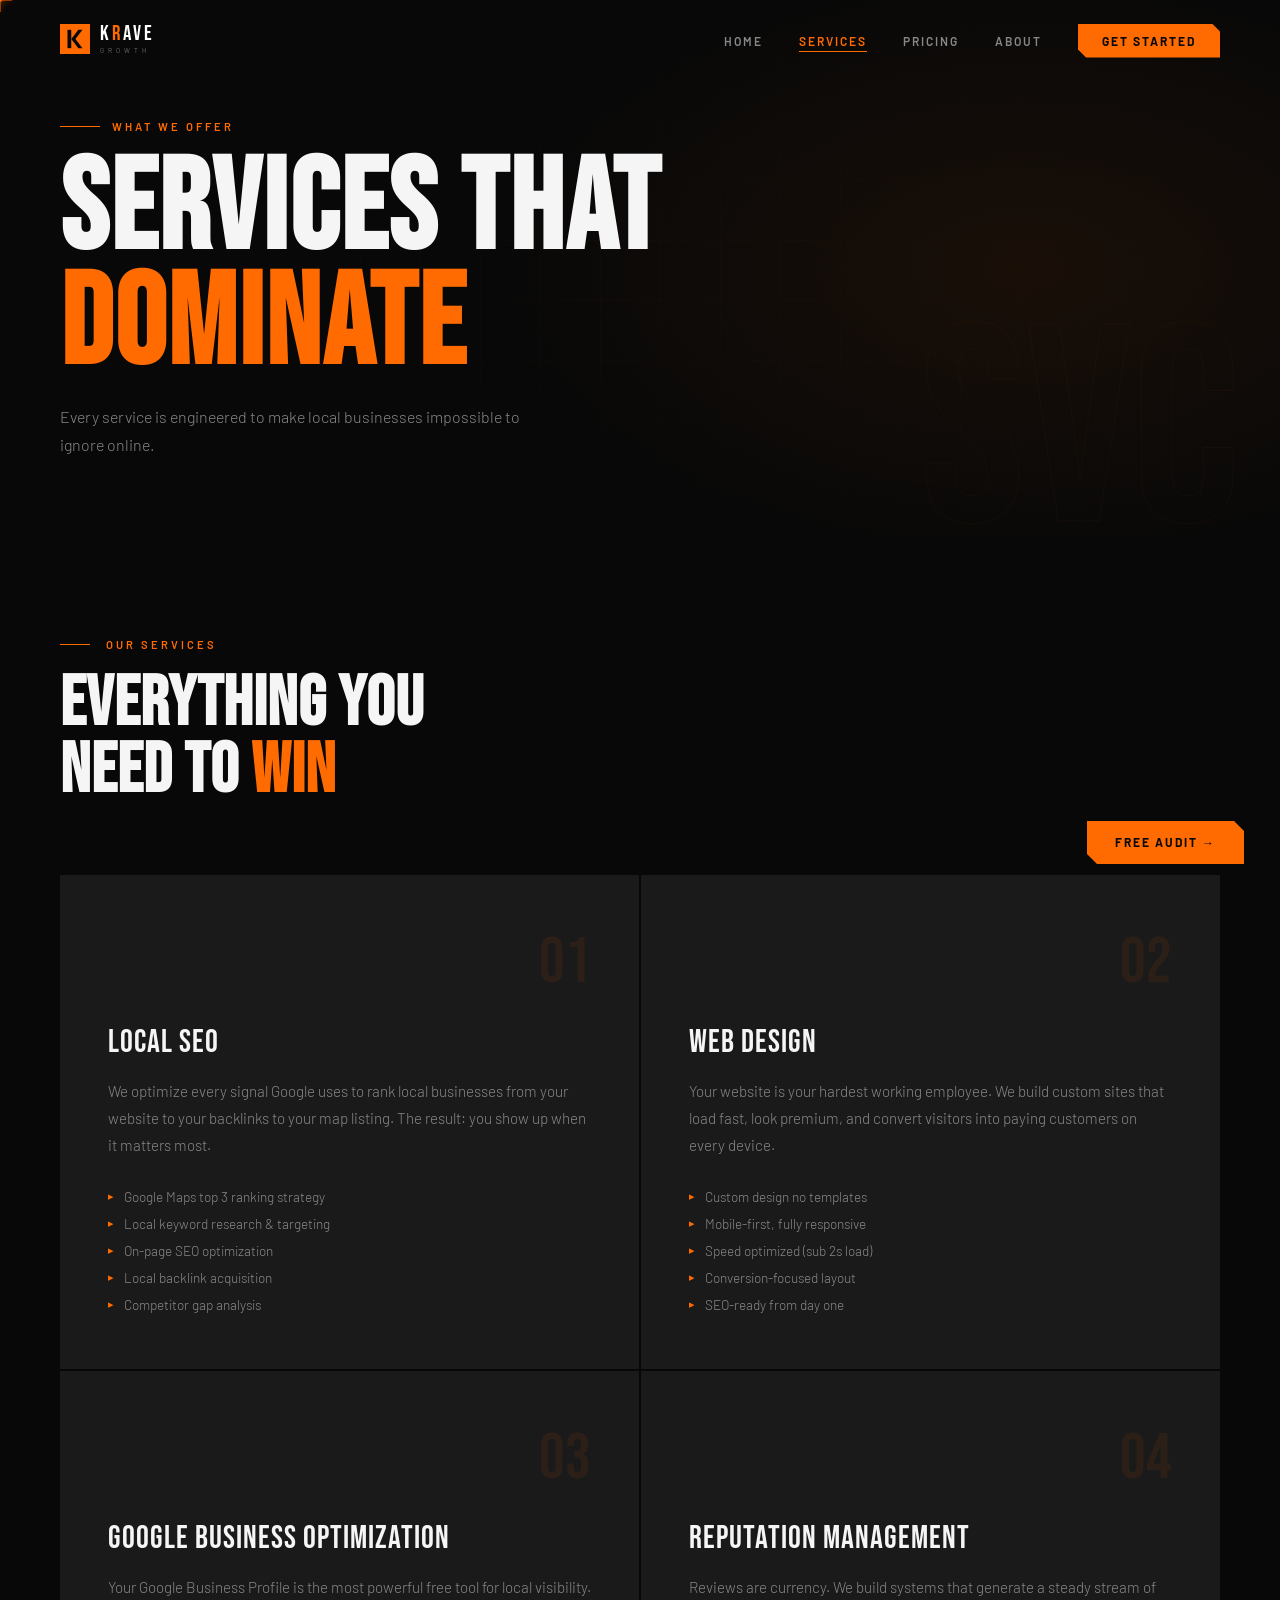
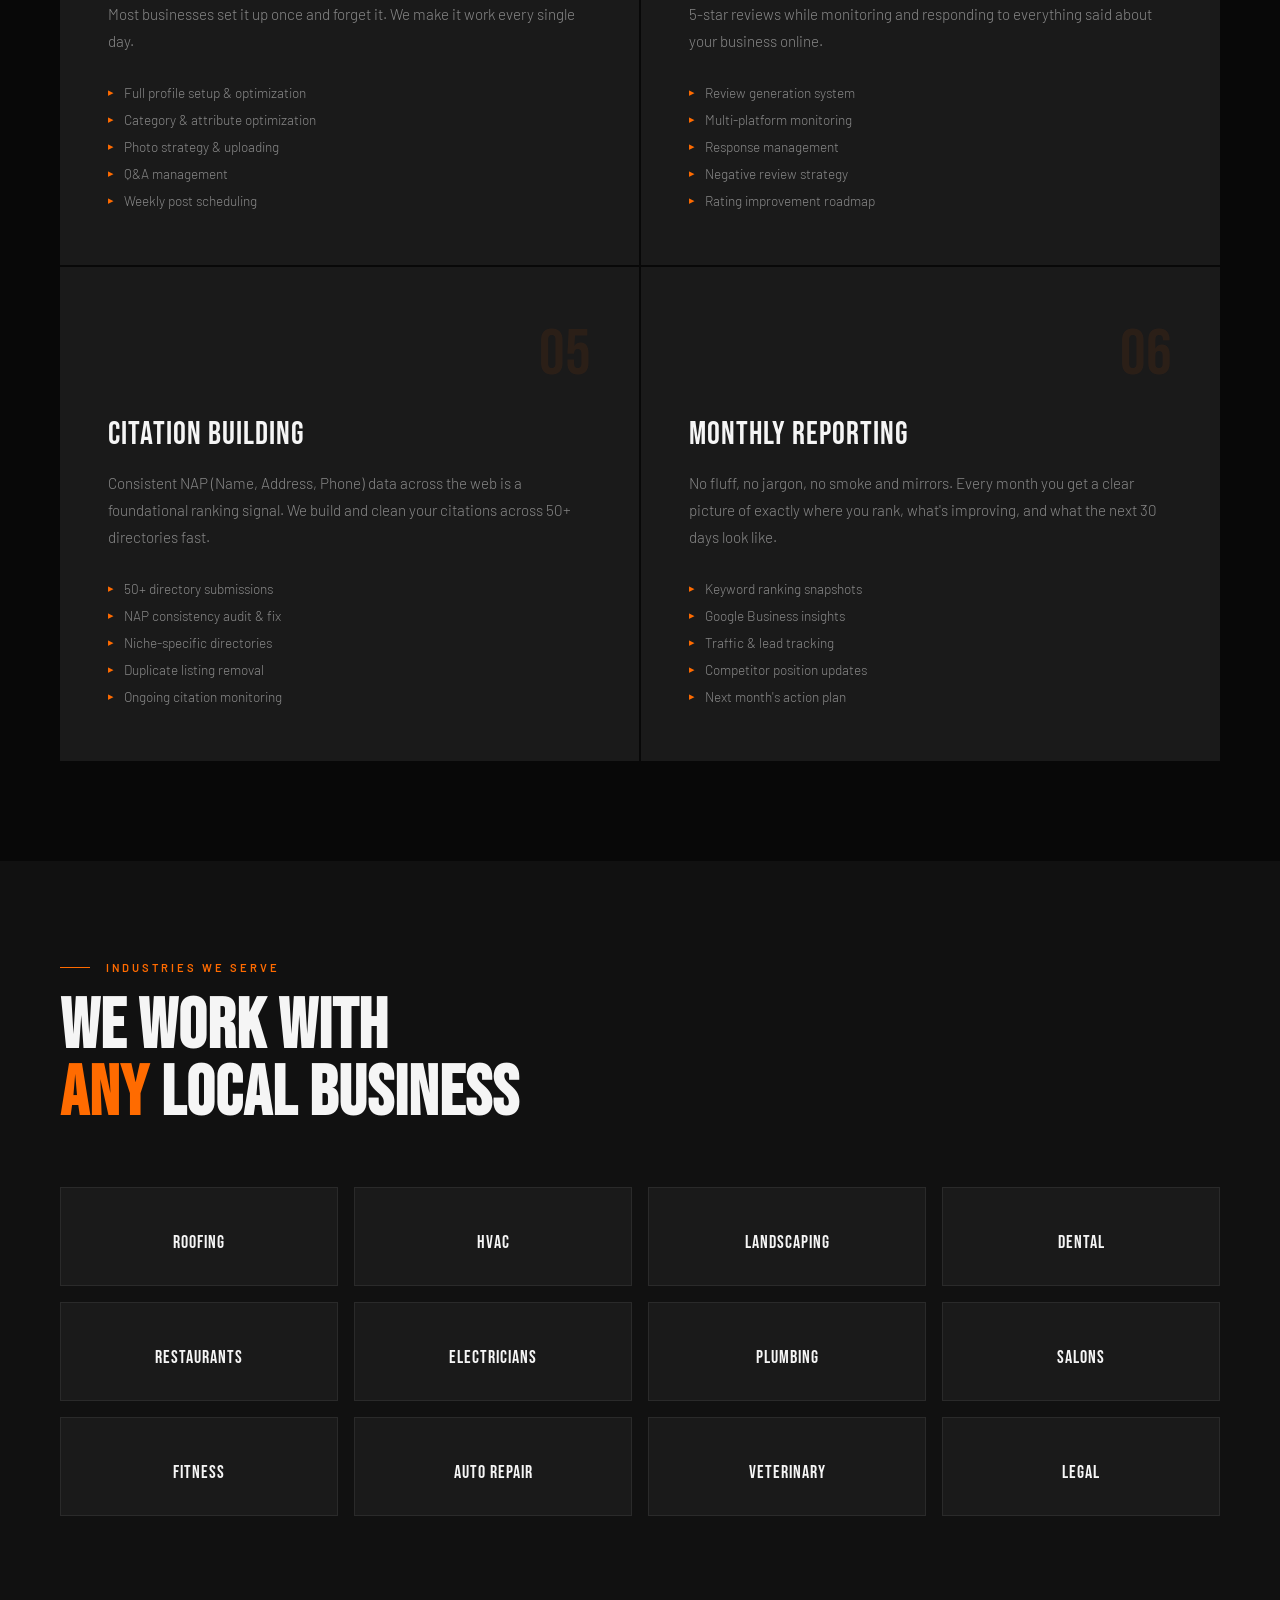
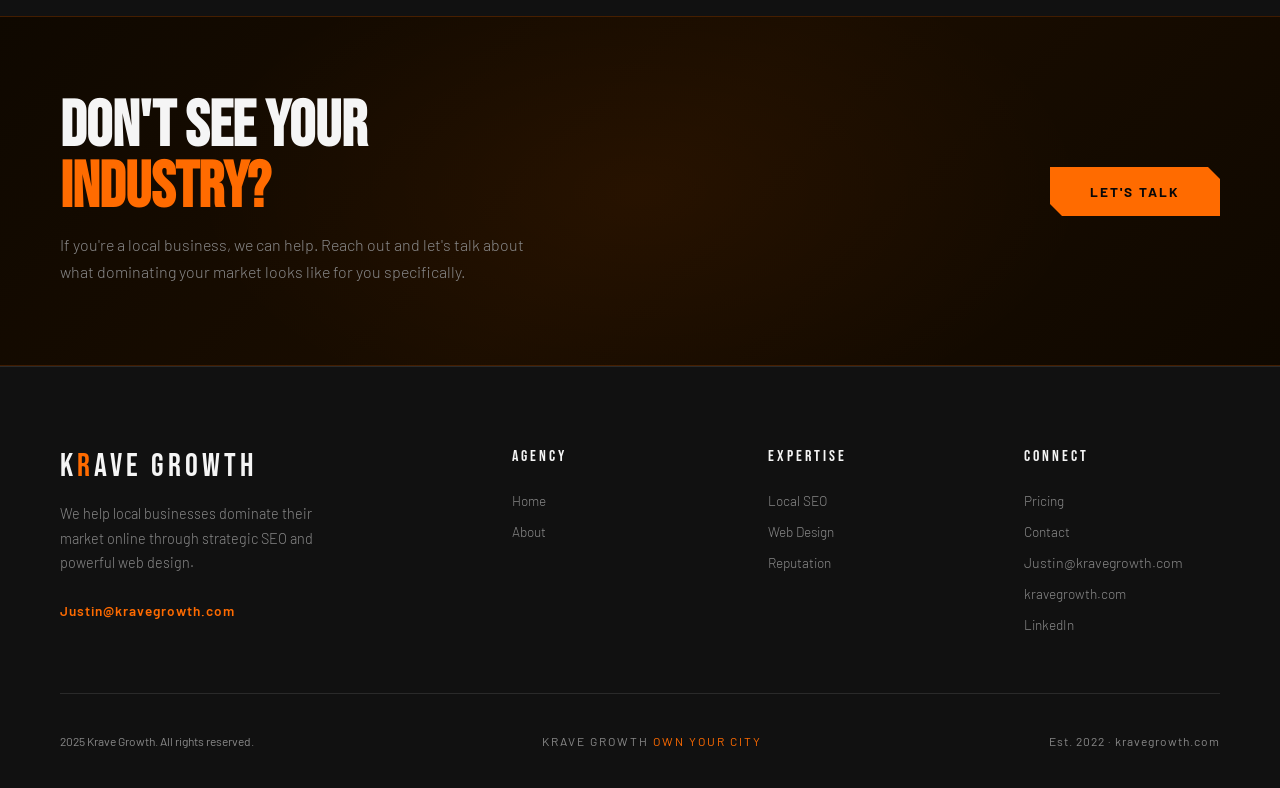
<file: services.html>
<!DOCTYPE html>
<html lang="en">
<head>
<meta charset="UTF-8">
<meta name="viewport" content="width=device-width, initial-scale=1.0">
<title>Services | Krave Growth | Jacksonville, FL</title>
<link rel="stylesheet" href="/style.css">
<style>
.services-full { display:grid; grid-template-columns:repeat(2,1fr); gap:2px; margin-top:70px; }
.service-full-card { background:var(--black-3); padding:56px 48px; position:relative; overflow:hidden; transition:all .4s; }
.service-full-card::after { content:''; position:absolute; top:0; right:0; bottom:0; width:2px; background:var(--orange); transform:scaleY(0); transform-origin:top; transition:transform .4s; }
.service-full-card:hover::after { transform:scaleY(1); }
.service-full-card:hover { background:#1e1e1e; }
.sfc-top { display:flex; justify-content:space-between; align-items:flex-start; margin-bottom:28px; }
.sfc-icon { font-size:2.5rem; }
.sfc-num { font-family:'Bebas Neue',sans-serif; font-size:4rem; color:rgba(255,107,0,.08); line-height:1; transition:color .4s; }
.service-full-card:hover .sfc-num { color:rgba(255,107,0,.2); }
.sfc-name { font-family:'Bebas Neue',sans-serif; font-size:2rem; letter-spacing:1px; margin-bottom:16px; }
.sfc-desc { font-size:.95rem; color:var(--gray); line-height:1.8; font-weight:300; margin-bottom:28px; }
.sfc-features { list-style:none; display:flex; flex-direction:column; gap:10px; }
.sfc-features li { font-size:.85rem; color:var(--gray); display:flex; align-items:center; gap:10px; font-weight:300; }
.sfc-features li::before { content:'▸'; color:var(--orange); font-size:.7rem; }

.industries { background:var(--black-2); }
.industries-grid { display:grid; grid-template-columns:repeat(4,1fr); gap:16px; margin-top:60px; }
.industry-item { background:var(--black-3); padding:32px 24px; text-align:center; border:1px solid var(--gray-light); transition:all .4s; }
.industry-item:hover { border-color:var(--orange); transform:translateY(-4px); }
.industry-icon { font-size:2rem; margin-bottom:12px; }
.industry-name { font-family:'Bebas Neue',sans-serif; font-size:1.1rem; letter-spacing:1px; }

@media(max-width:768px){
  .services-full{grid-template-columns:1fr;}
  .industries-grid{grid-template-columns:repeat(2,1fr);}
  .service-full-card{padding:36px 24px;}
  .sfc-name{font-size:1.6rem;}
  .industry-item{padding:24px 16px;}
}
</style>
<link rel="icon" type="image/x-icon" href="favicon.ico">
<link rel="icon" type="image/png" sizes="192x192" href="favicon-192.png">
<link rel="apple-touch-icon" sizes="180x180" href="apple-touch-icon.png">
</head>
<body>



<div class="cursor" id="cursor"></div>
<div class="cursor-dot" id="cursorDot"></div>
<nav>
  <a href="index.html" class="nav-logo">
    <div class="nav-logo-mark">
      <svg viewBox="0 0 36 36" fill="none" xmlns="http://www.w3.org/2000/svg">
        <rect width="36" height="36" fill="#FF6B00"/>
        <rect x="9" y="7" width="4.5" height="22" fill="#080808"/>
        <polygon points="13.5,18 22,7 27,7 18.5,18" fill="#080808"/>
        <polygon points="13.5,18 22,29 27,29 18.5,18" fill="#080808"/>
      </svg>
    </div>
    <div class="nav-logo-words">
      <span class="nav-logo-top">K<span class="r">R</span>AVE</span>
      <span class="nav-logo-bot">GROWTH</span>
    </div>
  </a>
  <button class="nav-hamburger" id="hamburger" aria-label="Menu"><span class="bar bar1"></span><span class="bar bar2"></span><span class="bar bar3"></span></button>
  <ul class="nav-links">
    <li><a href="index.html">Home</a></li>
    <li><a href="services.html">Services</a></li>
    <li><a href="pricing.html">Pricing</a></li>
    
    <li><a href="about.html">About</a></li>
    <li><a href="contact.html" class="nav-cta">Get Started</a></li>
  </ul>
</nav>
<a href="contact.html" class="float-cta">Free Audit →</a>

<div class="page-hero">
  <div class="page-hero-bg"></div>
  <div class="page-hero-grid"></div>
  <div class="page-hero-ghost">SVC</div>
  <div class="page-hero-content">
    <div class="page-eyebrow"><div class="page-eyebrow-line"></div><span>What We Offer</span></div>
    <h1 class="page-title">SERVICES THAT<br><span class="accent">DOMINATE</span></h1>
    <p class="page-sub">Every service is engineered to make local businesses impossible to ignore online.</p>
  </div>
</div>

<section style="background:var(--black);">
  <div class="section-label reveal"><div class="section-label-line"></div><span>Our Services</span></div>
  <h2 class="section-title reveal">EVERYTHING YOU<br>NEED TO <span style="color:var(--orange)">WIN</span></h2>
  <div class="services-full reveal">
    <div class="service-full-card">
      <div class="sfc-top"><div class="sfc-icon"></div><div class="sfc-num">01</div></div>
      <div class="sfc-name">Local SEO</div>
      <p class="sfc-desc">We optimize every signal Google uses to rank local businesses from your website to your backlinks to your map listing. The result: you show up when it matters most.</p>
      <ul class="sfc-features">
        <li>Google Maps top 3 ranking strategy</li>
        <li>Local keyword research & targeting</li>
        <li>On-page SEO optimization</li>
        <li>Local backlink acquisition</li>
        <li>Competitor gap analysis</li>
      </ul>
    </div>
    <div class="service-full-card">
      <div class="sfc-top"><div class="sfc-icon"></div><div class="sfc-num">02</div></div>
      <div class="sfc-name">Web Design</div>
      <p class="sfc-desc">Your website is your hardest working employee. We build custom sites that load fast, look premium, and convert visitors into paying customers on every device.</p>
      <ul class="sfc-features">
        <li>Custom design no templates</li>
        <li>Mobile-first, fully responsive</li>
        <li>Speed optimized (sub 2s load)</li>
        <li>Conversion-focused layout</li>
        <li>SEO-ready from day one</li>
      </ul>
    </div>
    <div class="service-full-card">
      <div class="sfc-top"><div class="sfc-icon"></div><div class="sfc-num">03</div></div>
      <div class="sfc-name">Google Business Optimization</div>
      <p class="sfc-desc">Your Google Business Profile is the most powerful free tool for local visibility. Most businesses set it up once and forget it. We make it work every single day.</p>
      <ul class="sfc-features">
        <li>Full profile setup & optimization</li>
        <li>Category & attribute optimization</li>
        <li>Photo strategy & uploading</li>
        <li>Q&A management</li>
        <li>Weekly post scheduling</li>
      </ul>
    </div>
    <div class="service-full-card">
      <div class="sfc-top"><div class="sfc-icon"></div><div class="sfc-num">04</div></div>
      <div class="sfc-name">Reputation Management</div>
      <p class="sfc-desc">Reviews are currency. We build systems that generate a steady stream of 5-star reviews while monitoring and responding to everything said about your business online.</p>
      <ul class="sfc-features">
        <li>Review generation system</li>
        <li>Multi-platform monitoring</li>
        <li>Response management</li>
        <li>Negative review strategy</li>
        <li>Rating improvement roadmap</li>
      </ul>
    </div>
    <div class="service-full-card">
      <div class="sfc-top"><div class="sfc-icon"></div><div class="sfc-num">05</div></div>
      <div class="sfc-name">Citation Building</div>
      <p class="sfc-desc">Consistent NAP (Name, Address, Phone) data across the web is a foundational ranking signal. We build and clean your citations across 50+ directories fast.</p>
      <ul class="sfc-features">
        <li>50+ directory submissions</li>
        <li>NAP consistency audit & fix</li>
        <li>Niche-specific directories</li>
        <li>Duplicate listing removal</li>
        <li>Ongoing citation monitoring</li>
      </ul>
    </div>
    <div class="service-full-card">
      <div class="sfc-top"><div class="sfc-icon"></div><div class="sfc-num">06</div></div>
      <div class="sfc-name">Monthly Reporting</div>
      <p class="sfc-desc">No fluff, no jargon, no smoke and mirrors. Every month you get a clear picture of exactly where you rank, what's improving, and what the next 30 days look like.</p>
      <ul class="sfc-features">
        <li>Keyword ranking snapshots</li>
        <li>Google Business insights</li>
        <li>Traffic & lead tracking</li>
        <li>Competitor position updates</li>
        <li>Next month's action plan</li>
      </ul>
    </div>
  </div>
</section>

<section class="industries">
  <div class="section-label reveal"><div class="section-label-line"></div><span>Industries We Serve</span></div>
  <h2 class="section-title reveal">WE WORK WITH<br><span style="color:var(--orange)">ANY</span> LOCAL BUSINESS</h2>
  <div class="industries-grid reveal">
    <div class="industry-item"><div class="industry-icon"></div><div class="industry-name">Roofing</div></div>
    <div class="industry-item"><div class="industry-icon"></div><div class="industry-name">HVAC</div></div>
    <div class="industry-item"><div class="industry-icon"></div><div class="industry-name">Landscaping</div></div>
    <div class="industry-item"><div class="industry-icon"></div><div class="industry-name">Dental</div></div>
    <div class="industry-item"><div class="industry-icon"></div><div class="industry-name">Restaurants</div></div>
    <div class="industry-item"><div class="industry-icon"></div><div class="industry-name">Electricians</div></div>
    <div class="industry-item"><div class="industry-icon"></div><div class="industry-name">Plumbing</div></div>
    <div class="industry-item"><div class="industry-icon"></div><div class="industry-name">Salons</div></div>
    <div class="industry-item"><div class="industry-icon"></div><div class="industry-name">Fitness</div></div>
    <div class="industry-item"><div class="industry-icon"></div><div class="industry-name">Auto Repair</div></div>
    <div class="industry-item"><div class="industry-icon"></div><div class="industry-name">Veterinary</div></div>
    <div class="industry-item"><div class="industry-icon"></div><div class="industry-name">Legal</div></div>
  </div>
</section>

<div class="cta-band reveal">
  <div class="cta-band-text">
    <h2 class="cta-band-title">DON'T SEE YOUR<br><span>INDUSTRY?</span></h2>
    <p class="cta-band-sub">If you're a local business, we can help. Reach out and let's talk about what dominating your market looks like for you specifically.</p>
  </div>
  <div class="cta-band-action">
    <a href="contact.html" class="btn-primary">Let's Talk</a>
  </div>
</div>

<footer>
  <div class="footer-top">
    <div>
      <div class="footer-brand-logo">K<span>R</span>AVE GROWTH</div>
      <p class="footer-brand-desc">We help local businesses dominate their market online through strategic SEO and powerful web design.</p>
      <span class="footer-brand-email">Justin&#64;kravegrowth.com</span>
    </div>
    <div>
      <div class="footer-col-title">Agency</div>
      <ul class="footer-col-links">
        <li><a href="index.html">Home</a></li>
        <li><a href="about.html">About</a></li>
        
      </ul>
    </div>
    <div>
      <div class="footer-col-title">Expertise</div>
      <ul class="footer-col-links">
        <li><a href="services.html">Local SEO</a></li>
        <li><a href="services.html">Web Design</a></li>
        <li><a href="services.html">Reputation</a></li>
      </ul>
    </div>
    <div>
      <div class="footer-col-title">Connect</div>
      <ul class="footer-col-links">
        <li><a href="pricing.html">Pricing</a></li>
        <li><a href="contact.html">Contact</a></li>
        <li><span style="color:rgba(255,255,255,.5);font-size:.88rem;font-weight:300;">Justin&#64;kravegrowth.com</span></li>
        <li><a href="https://kravegrowth.com">kravegrowth.com</a></li>
        <li><a href="#">LinkedIn</a></li>
      </ul>
    </div>
  </div>
  <div class="footer-bottom">
    <div class="footer-copy">2025 Krave Growth. All rights reserved.</div>
    <div class="footer-tagline">Krave Growth <span>Own Your City</span></div>
    <div class="footer-est">Est. 2022 · kravegrowth.com</div>
  </div>
</footer>
<div class="nav-mobile-menu" id="mobileMenu">
  <a href="index.html" onclick="closeMobile()">Home</a>
  <a href="services.html" onclick="closeMobile()">Services</a>
  <a href="pricing.html" onclick="closeMobile()">Pricing</a>
  <a href="about.html" onclick="closeMobile()">About</a>
  <a href="contact.html" class="mobile-cta" onclick="closeMobile()">Get Started</a>
</div>
<script src="main.js"></script>
</body>
</html>
</file>
<file: style.css>
@import url('https://fonts.googleapis.com/css2?family=Bebas+Neue&family=Barlow:ital,wght@0,300;0,400;0,600;0,700;1,300&display=swap');

:root {
  --orange: #FF6B00;
  --orange-bright: #FF8C00;
  --orange-glow: rgba(255,107,0,0.12);
  --black: #080808;
  --black-2: #111111;
  --black-3: #1a1a1a;
  --white: #F5F5F5;
  --gray: #888888;
  --gray-light: #2a2a2a;
}

* { margin: 0; padding: 0; box-sizing: border-box; }
html { scroll-behavior: smooth; }
body {
  background: var(--black);
  color: var(--white);
  font-family: 'Barlow', sans-serif;
  overflow-x: hidden;
  cursor: none;
}

/* ── CURSOR ── */
/* CROSSHAIR CURSOR */
.cursor {
  width:24px; height:24px;
  position:fixed; pointer-events:none; z-index:9999;
  transform:translate(-50%,-50%);
  transition:transform .15s ease, opacity .2s ease;
}
.cursor::before,
.cursor::after {
  content:'';
  position:absolute;
  background:var(--orange);
}
/* Horizontal line */
.cursor::before {
  width:100%; height:1px;
  top:50%; left:0;
  transform:translateY(-50%);
  box-shadow:0 0 6px rgba(255,107,0,0.6);
}
/* Vertical line */
.cursor::after {
  width:1px; height:100%;
  left:50%; top:0;
  transform:translateX(-50%);
  box-shadow:0 0 6px rgba(255,107,0,0.6);
}
/* Center dot */
.cursor-dot {
  width:4px; height:4px;
  background:var(--orange);
  border-radius:50%;
  position:fixed;
  pointer-events:none;
  z-index:10000;
  transform:translate(-50%,-50%);
  box-shadow:0 0 8px rgba(255,107,0,0.8);
  transition:transform .1s ease;
}
.cursor-ring { display:none; }

/* ── NAV ── */
nav {
  position: fixed; top:0; left:0; right:0; z-index:1000;
  display:flex; align-items:center; justify-content:space-between;
  padding: 24px 60px;
  transition: all .4s ease;
}
nav.scrolled {
  background: rgba(8,8,8,0.97);
  backdrop-filter: blur(12px);
  padding: 16px 60px;
  border-bottom: 1px solid var(--gray-light);
}
.nav-logo { display:inline-flex; align-items:center; gap:10px; text-decoration:none; flex-shrink:0; }
.nav-logo-mark { width:30px; height:30px; flex-shrink:0; display:block; }
.nav-logo-mark svg { width:30px; height:30px; display:block; }
.nav-logo-words { display:flex; flex-direction:column; justify-content:center; }
.nav-logo-top { font-family:'Bebas Neue',sans-serif; font-size:1.3rem; letter-spacing:3px; color:#ffffff; line-height:1; display:block; }
.nav-logo-top .r { color:#FF6B00; }
.nav-logo-bot { font-family:'Barlow',sans-serif; font-size:0.42rem; letter-spacing:4px; text-transform:uppercase; color:rgba(255,255,255,0.4); font-weight:400; line-height:1; display:block; margin-top:2px; }
.nav-links { display:flex; gap:36px; list-style:none; align-items:center; }
.nav-links a { color:var(--gray); text-decoration:none; font-size:.75rem; letter-spacing:2px; text-transform:uppercase; font-weight:600; transition:color .3s; position:relative; }
.nav-links a::after { content:''; position:absolute; bottom:-4px; left:0; right:0; height:1px; background:var(--orange); transform:scaleX(0); transition:transform .3s; }
.nav-links a:hover, .nav-links a.active { color:var(--orange); }
.nav-links a:hover::after, .nav-links a.active::after { transform:scaleX(1); }
.nav-cta { background:var(--orange) !important; color:var(--black) !important; padding:10px 24px; font-weight:700 !important; clip-path:polygon(0 0,calc(100% - 8px) 0,100% 8px,100% 100%,8px 100%,0 calc(100% - 8px)); transition:background .3s,transform .2s !important; }
.nav-cta::after { display:none !important; }
.nav-cta:hover { background:var(--orange-bright) !important; transform:translateY(-1px) !important; }

/* ── FLOATING CTA ── */
.float-cta {
  position: fixed; bottom:36px; right:36px; z-index:900;
  background: var(--orange); color: var(--black);
  padding: 14px 28px;
  font-family:'Barlow',sans-serif; font-weight:700; font-size:.75rem; letter-spacing:2px; text-transform:uppercase;
  text-decoration:none;
  clip-path:polygon(0 0,calc(100% - 10px) 0,100% 10px,100% 100%,10px 100%,0 calc(100% - 10px));
  box-shadow: 0 8px 32px rgba(255,107,0,0.4);
  transition: all .3s;
  animation: floatPulse 3s ease-in-out infinite;
}
.float-cta:hover { background:var(--orange-bright); transform:translateY(-3px); box-shadow:0 16px 40px rgba(255,107,0,0.5); }
@keyframes floatPulse { 0%,100%{box-shadow:0 8px 32px rgba(255,107,0,0.4)} 50%{box-shadow:0 8px 48px rgba(255,107,0,0.7)} }

/* ── PAGE HERO ── */
.page-hero {
  min-height: 50vh;
  display:flex; align-items:flex-end;
  padding: 120px 60px 80px;
  position:relative; overflow:hidden;
}
.page-hero-bg {
  position:absolute; inset:0;
  background: radial-gradient(ellipse 60% 80% at 80% 50%, rgba(255,107,0,0.07) 0%, transparent 70%);
}
.page-hero-grid {
  position:absolute; inset:0;
  background-image: linear-gradient(rgba(255,107,0,0.025) 1px,transparent 1px), linear-gradient(90deg,rgba(255,107,0,0.025) 1px,transparent 1px);
  background-size:60px 60px;
  mask-image:radial-gradient(ellipse 100% 100% at 50% 50%,black 0%,transparent 100%);
}
.page-hero-ghost {
  position:absolute; right:40px; bottom:-40px;
  font-family:'Bebas Neue',sans-serif; font-size:22vw;
  color:transparent; -webkit-text-stroke:1px rgba(255,107,0,0.04);
  pointer-events:none; user-select:none; line-height:1;
}
.page-hero-content { position:relative; z-index:2; }
.page-eyebrow { display:flex; align-items:center; gap:12px; margin-bottom:20px; }
.page-eyebrow-line { width:40px; height:1px; background:var(--orange); }
.page-eyebrow span { font-size:.7rem; letter-spacing:3px; text-transform:uppercase; color:var(--orange); font-weight:600; }
.page-title { font-family:'Bebas Neue',sans-serif; font-size:clamp(4rem,10vw,9rem); line-height:.9; letter-spacing:2px; }
.page-title .accent { color:var(--orange); }
.page-title .outline { color:transparent; -webkit-text-stroke:2px var(--white); }
.page-sub { font-size:1rem; color:var(--gray); font-weight:300; line-height:1.7; max-width:500px; margin-top:20px; }

/* ── SECTIONS ── */
section { padding:100px 60px; }
.section-label { display:flex; align-items:center; gap:16px; margin-bottom:20px; }
.section-label span { font-size:.7rem; letter-spacing:3px; text-transform:uppercase; color:var(--orange); font-weight:600; }
.section-label-line { width:30px; height:1px; background:var(--orange); }
.section-title { font-family:'Bebas Neue',sans-serif; font-size:clamp(3rem,5.5vw,5rem); line-height:.95; letter-spacing:1px; margin-bottom:20px; }

/* ── BUTTONS ── */
.btn-primary { background:var(--orange); color:var(--black); padding:16px 40px; font-family:'Barlow',sans-serif; font-weight:700; font-size:.85rem; letter-spacing:2px; text-transform:uppercase; text-decoration:none; display:inline-block; transition:all .3s; clip-path:polygon(0 0,calc(100% - 12px) 0,100% 12px,100% 100%,12px 100%,0 calc(100% - 12px)); }
.btn-primary:hover { background:var(--orange-bright); transform:translateY(-2px); box-shadow:0 20px 40px rgba(255,107,0,0.3); }
.btn-ghost { color:var(--white); font-size:.85rem; letter-spacing:2px; text-transform:uppercase; text-decoration:none; font-weight:600; display:inline-flex; align-items:center; gap:8px; transition:color .3s; }
.btn-ghost:hover { color:var(--orange); }
.btn-ghost::after { content:'→'; transition:transform .3s; }
.btn-ghost:hover::after { transform:translateX(4px); }
.btn-outline { background:transparent; color:var(--orange); border:1px solid var(--orange); padding:14px 36px; font-family:'Barlow',sans-serif; font-weight:700; font-size:.8rem; letter-spacing:2px; text-transform:uppercase; text-decoration:none; display:inline-block; transition:all .3s; }
.btn-outline:hover { background:var(--orange); color:var(--black); transform:translateY(-2px); }

/* ── CTA BAND ── */
.cta-band {
  background: linear-gradient(135deg, #0f0800 0%, #1a0d00 50%, #0f0800 100%);
  border-top:1px solid rgba(255,107,0,0.2); border-bottom:1px solid rgba(255,107,0,0.2);
  padding:80px 60px;
  display:flex; align-items:center; justify-content:space-between; gap:40px;
  position:relative; overflow:hidden;
}
.cta-band::before { content:''; position:absolute; inset:0; background:radial-gradient(ellipse 50% 100% at 50% 50%,rgba(255,107,0,0.06) 0%,transparent 70%); }
.cta-band-text { position:relative; z-index:1; }
.cta-band-title { font-family:'Bebas Neue',sans-serif; font-size:clamp(2.5rem,5vw,4.5rem); line-height:.95; margin-bottom:12px; }
.cta-band-title span { color:var(--orange); }
.cta-band-sub { font-size:1rem; color:var(--gray); font-weight:300; max-width:480px; line-height:1.7; }
.cta-band-action { position:relative; z-index:1; flex-shrink:0; }

/* ── TESTIMONIALS ── */
.testimonials-grid { display:grid; grid-template-columns:repeat(3,1fr); gap:20px; margin-top:60px; }
.testimonial-card { background:var(--black-3); padding:40px 32px; border:1px solid var(--gray-light); position:relative; transition:all .4s; }
.testimonial-card::before { content:''; position:absolute; top:0; left:0; right:0; height:2px; background:var(--orange); transform:scaleX(0); transform-origin:left; transition:transform .4s; }
.testimonial-card:hover { border-color:rgba(255,107,0,0.3); transform:translateY(-4px); }
.testimonial-card:hover::before { transform:scaleX(1); }
.testimonial-stars { color:var(--orange); font-size:1rem; letter-spacing:2px; margin-bottom:20px; }
.testimonial-text { font-size:.95rem; color:var(--gray); line-height:1.8; font-weight:300; font-style:italic; margin-bottom:28px; }
.testimonial-author { display:flex; align-items:center; gap:14px; }
.testimonial-avatar { width:44px; height:44px; background:var(--orange-glow); border:1px solid rgba(255,107,0,0.3); display:flex; align-items:center; justify-content:center; font-family:'Bebas Neue',sans-serif; font-size:1.2rem; color:var(--orange); flex-shrink:0; }
.testimonial-name { font-weight:700; font-size:.9rem; margin-bottom:2px; }
.testimonial-biz { font-size:.75rem; color:var(--orange); letter-spacing:1px; text-transform:uppercase; }

/* ── FAQ ── */
.faq-list { max-width:800px; margin-top:60px; }
.faq-item { border-bottom:1px solid var(--gray-light); }
.faq-question { width:100%; background:none; border:none; color:var(--white); font-family:'Barlow',sans-serif; font-size:1rem; font-weight:600; padding:28px 0; display:flex; justify-content:space-between; align-items:center; cursor:pointer; text-align:left; transition:color .3s; }
.faq-question:hover { color:var(--orange); }
.faq-icon { color:var(--orange); font-size:1.4rem; transition:transform .3s; flex-shrink:0; }
.faq-item.open .faq-icon { transform:rotate(45deg); }
.faq-answer { max-height:0; overflow:hidden; transition:max-height .4s ease, padding .4s ease; }
.faq-answer p { font-size:.95rem; color:var(--gray); line-height:1.8; font-weight:300; padding-bottom:28px; }

/* ── FOOTER ── */
footer {
  background:var(--black-2);
  border-top:1px solid var(--gray-light);
  padding:80px 60px 40px;
}
.footer-top { display:grid; grid-template-columns:2fr 1fr 1fr 1fr; gap:60px; margin-bottom:60px; }
.footer-brand-logo { font-family:'Bebas Neue',sans-serif; font-size:2rem; letter-spacing:4px; margin-bottom:16px; }
.footer-brand-logo span { color:var(--orange); }
.footer-brand-desc { font-size:.9rem; color:var(--gray); line-height:1.7; font-weight:300; max-width:280px; margin-bottom:24px; }
.footer-brand-email { color:var(--orange); text-decoration:none; font-size:.85rem; font-weight:600; letter-spacing:1px; transition:opacity .3s; }
.footer-brand-email:hover { opacity:.7; }
.footer-col-title { font-family:'Bebas Neue',sans-serif; font-size:1rem; letter-spacing:3px; color:var(--white); margin-bottom:24px; }
.footer-col-links { list-style:none; display:flex; flex-direction:column; gap:12px; }
.footer-col-links a { color:var(--gray); text-decoration:none; font-size:.85rem; font-weight:300; transition:color .3s; }
.footer-col-links a:hover { color:var(--orange); }
.footer-bottom { display:flex; justify-content:space-between; align-items:center; padding-top:40px; border-top:1px solid var(--gray-light); }
.footer-copy { font-size:.75rem; color:var(--gray); }
.footer-tagline { font-size:.75rem; letter-spacing:2px; text-transform:uppercase; color:var(--gray); }
.footer-tagline span { color:var(--orange); }
.footer-est { font-size:.75rem; color:var(--gray); letter-spacing:1px; }

/* ── REVEAL ── */
.reveal { opacity:0; transform:translateY(40px); transition:opacity .7s ease,transform .7s ease; }
.reveal.visible { opacity:1; transform:translateY(0); }
.reveal-left { opacity:0; transform:translateX(-40px); transition:opacity .7s ease,transform .7s ease; }
.reveal-left.visible { opacity:1; transform:translateX(0); }
.reveal-right { opacity:0; transform:translateX(40px); transition:opacity .7s ease,transform .7s ease; }
.reveal-right.visible { opacity:1; transform:translateX(0); }

/* ── SCROLLBAR ── */
::-webkit-scrollbar { width:3px; }
::-webkit-scrollbar-track { background:var(--black); }
::-webkit-scrollbar-thumb { background:var(--orange); }

/* ── MOBILE NAV HAMBURGER ── */
.nav-hamburger {
  display:none;
  background:none;
  border:none;
  cursor:pointer;
  width:40px;
  height:40px;
  position:relative;
  z-index:1001;
  flex-shrink:0;
}
.nav-hamburger .bar {
  position:absolute;
  left:6px;
  width:28px; height:2px;
  background:var(--white);
  border-radius:1px;
  transition:all .36s cubic-bezier(.23,1,.32,1);
}
.nav-hamburger .bar1 { top:11px; }
.nav-hamburger .bar2 { top:19px; }
.nav-hamburger .bar3 { top:27px; }
.nav-hamburger.open .bar1 { top:19px; transform:rotate(45deg); background:var(--orange); }
.nav-hamburger.open .bar2 { opacity:0; transform:scaleX(0); }
.nav-hamburger.open .bar3 { top:19px; transform:rotate(-45deg); background:var(--orange); }

.nav-mobile-menu {
  display:none;
  position:fixed;
  top:0; left:0; right:0; bottom:0;
  background:linear-gradient(160deg, #0a0a0a 0%, #111111 60%, #0d0d0d 100%);
  z-index:999;
  flex-direction:column;
  align-items:center;
  justify-content:center;
  gap:0;
}
.nav-mobile-menu::before {
  content:'';
  position:absolute;
  inset:0;
  background:radial-gradient(ellipse at 70% 30%, rgba(255,107,0,0.06) 0%, transparent 65%);
  pointer-events:none;
}
.nav-mobile-menu.open { display:flex; }
.nav-mobile-menu a {
  font-family:'Bebas Neue',sans-serif;
  font-size:2.8rem;
  letter-spacing:4px;
  color:rgba(255,255,255,.8);
  text-decoration:none;
  transition:color .3s, background .3s;
  padding:16px 48px;
  width:100%;
  text-align:center;
  border-bottom:1px solid rgba(255,255,255,.05);
}
.nav-mobile-menu a:first-child { border-top:1px solid rgba(255,255,255,.05); }
.nav-mobile-menu a:hover { color:var(--orange); background:rgba(255,107,0,.04); }
.nav-mobile-menu a.mobile-cta {
  background:var(--orange);
  color:var(--black);
  padding:18px 48px;
  font-size:1.6rem;
  margin-top:32px;
  border:none;
  letter-spacing:3px;
}

/* ── MOBILE RESPONSIVE ── */
@media(max-width:768px){
  body { cursor:auto; }
  .cursor, .cursor-dot { display:none; }

  nav { padding:18px 24px; }
  nav.scrolled { padding:14px 24px; }
  .nav-links { display:none; }
  .nav-hamburger { display:flex; align-items:center; justify-content:center; }

  section { padding:60px 24px; }
  .page-hero { padding:100px 24px 60px; min-height:40vh; }
  .page-hero-ghost { display:none; }
  .page-title { font-size:clamp(3rem,14vw,5rem); }

  .float-cta { bottom:16px; right:16px; padding:12px 18px; font-size:.68rem; }

  /* CTA BAND */
  .cta-band { flex-direction:column; text-align:center; padding:50px 24px; gap:28px; }
  .cta-band-title { font-size:clamp(2rem,8vw,3.5rem); }

  /* TESTIMONIALS GRID */
  .testimonials-grid { grid-template-columns:1fr; }

  /* FOOTER */
  .footer-top { grid-template-columns:1fr 1fr; gap:32px; }
  .footer-bottom { flex-direction:column; gap:10px; text-align:center; }
  .footer-brand-desc { display:none; }

  /* SECTION TITLES */
  .section-title { font-size:clamp(2.5rem,10vw,4rem); }

  /* BUTTONS */
  .btn-primary { padding:14px 28px; font-size:.78rem; }
  .hero-actions { flex-direction:column; align-items:flex-start; gap:16px; }
}
</file>
